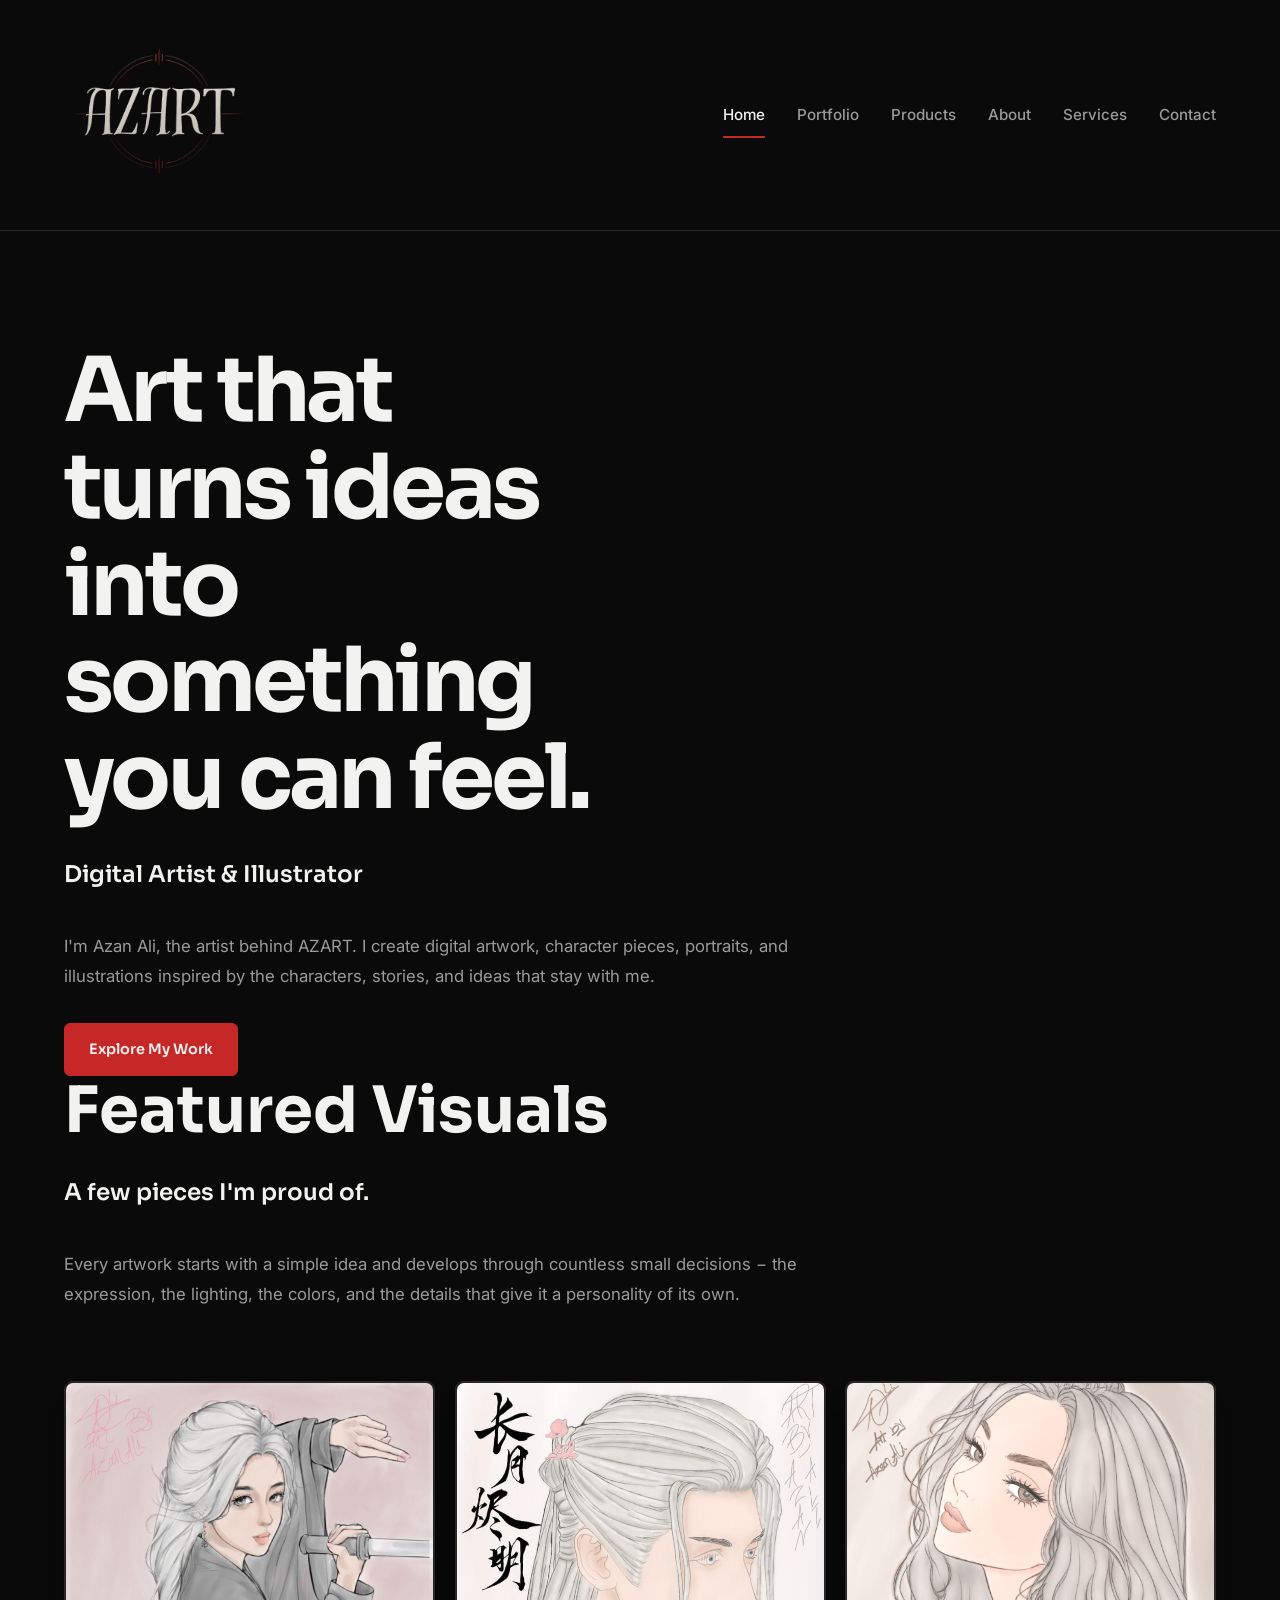
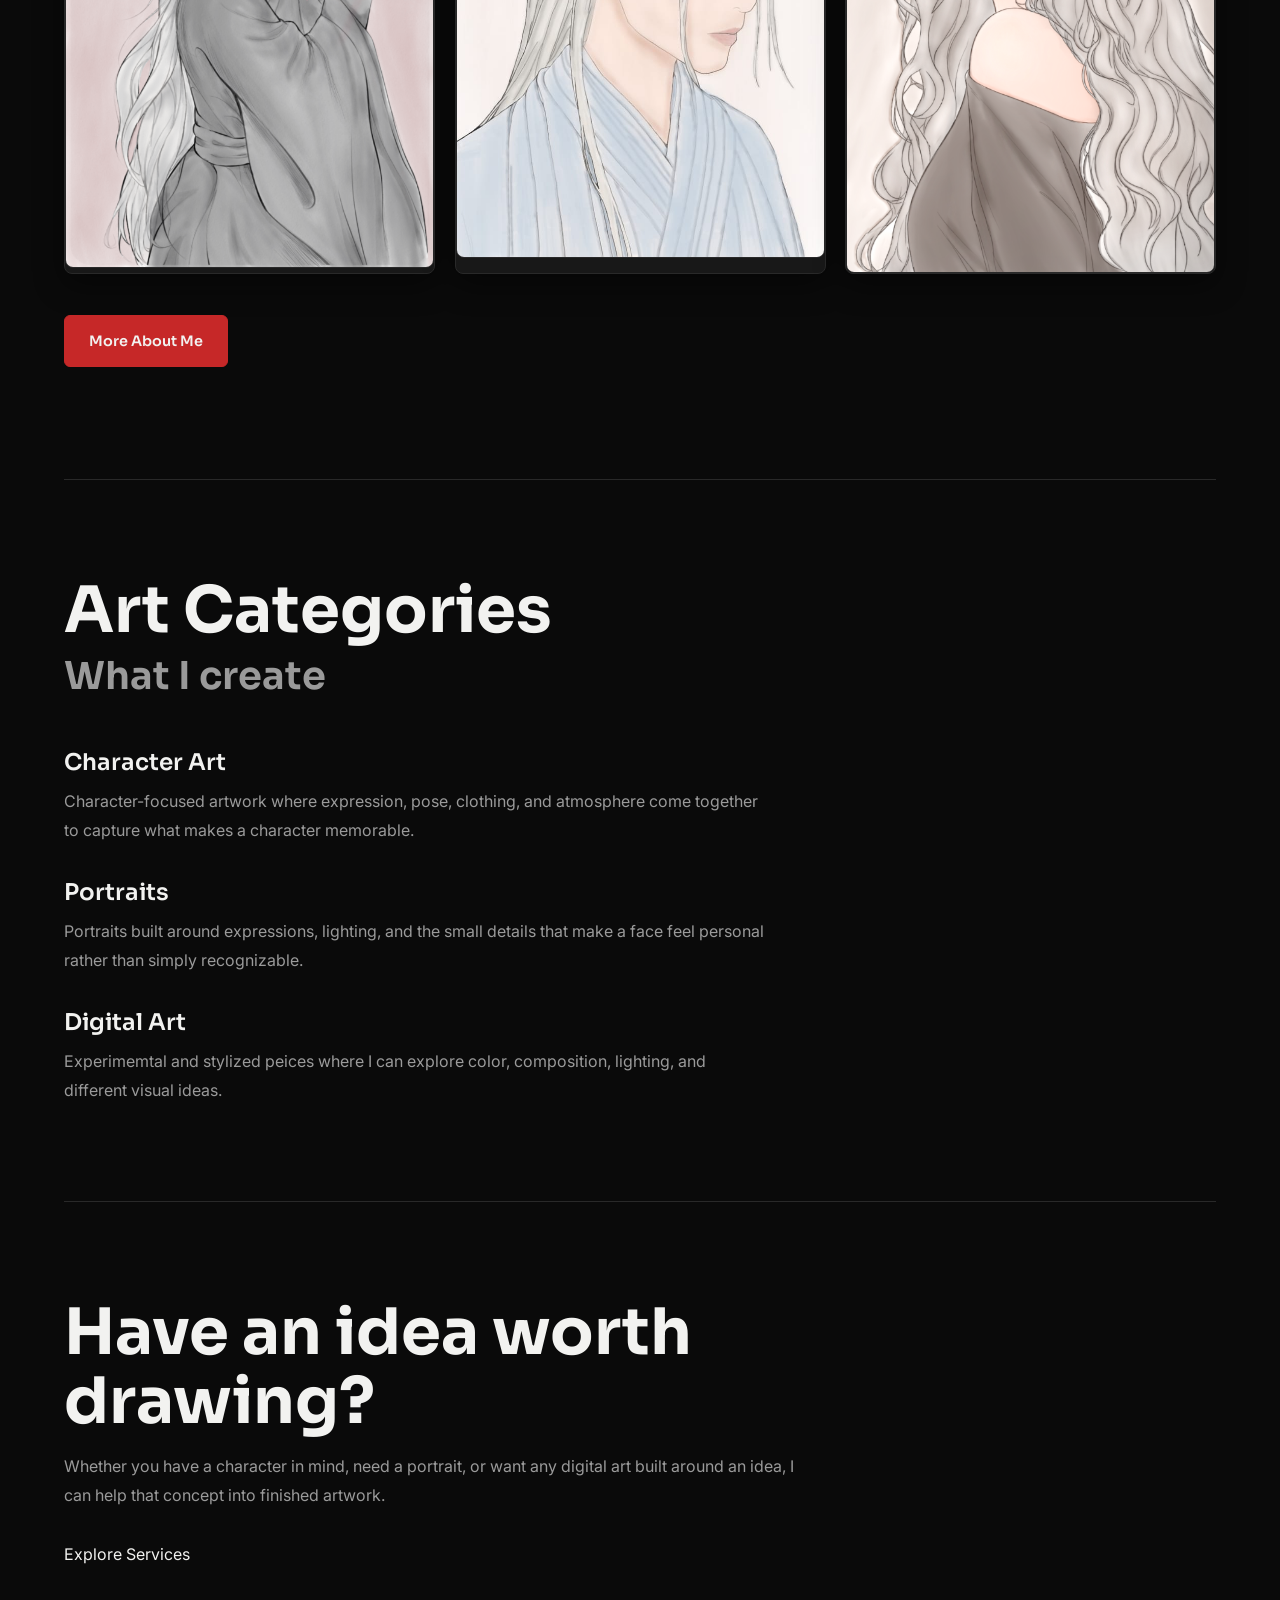
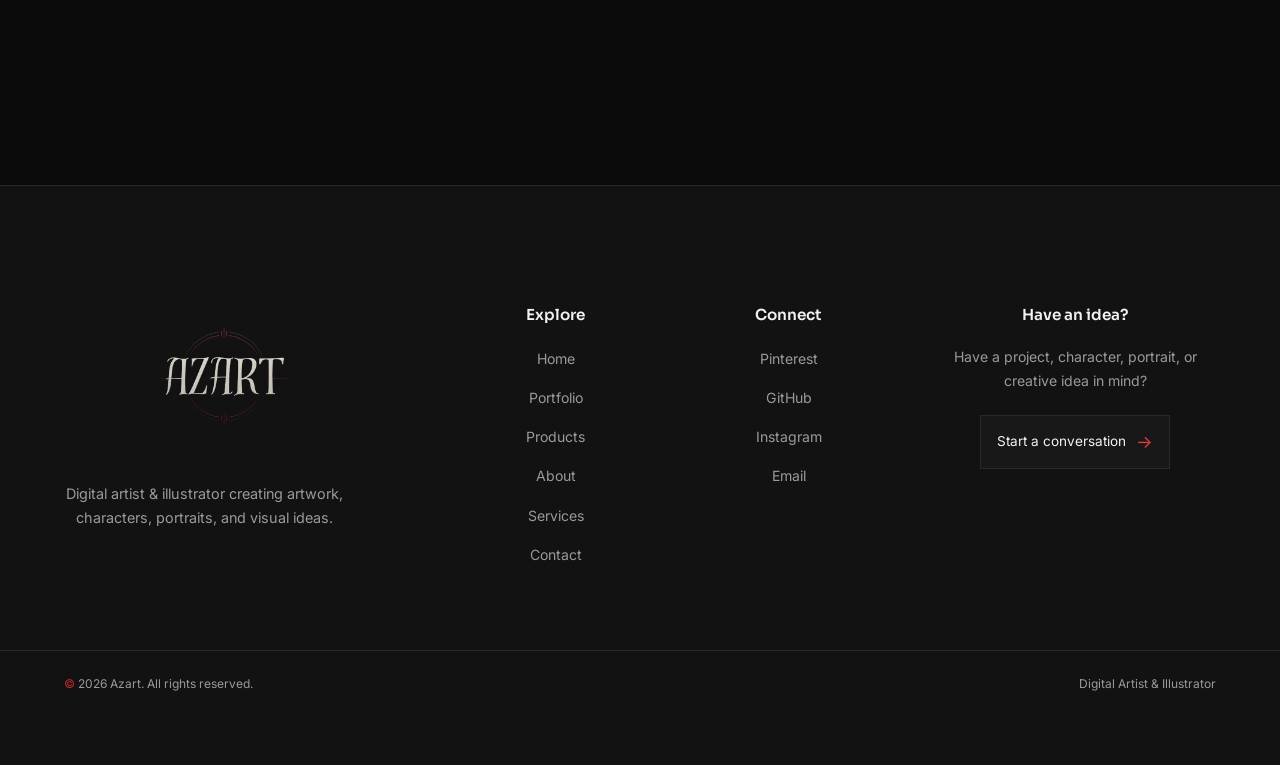
<file: index.html>
<!DOCTYPE html>
<html lang="en">

<head>
    <!-- Google tag (gtag.js) -->
<script async src="https://www.googletagmanager.com/gtag/js?id=G-ZS8HHPDMC3"></script>
<script>
  window.dataLayer = window.dataLayer || [];
  function gtag(){dataLayer.push(arguments);}
  gtag('js', new Date());

  gtag('config', 'G-ZS8HHPDMC3');
</script>

    <meta charset="UTF-8">

    <meta name="viewport" content="width=device-width, initial-scale=1.0">

    <title>Azart | Home</title>

    <meta
        name="description"
        content="AZART — Artist portfolio showcasing artwork, creative projects, and visual expression."
    >

    <meta name="author" content="AZART">
    <meta name="robots" content="index, follow">

    <meta property="og:title" content="AZART — Artist Portfolio">
    <meta property="og:description" content="Explore AZART's artwork, creative projects, and visual work.">
    <meta property="og:type" content="website">
    <meta property="og:image" content="https://azanalisiyal0-sys.github.io/azart-artist-portfolio/assets/images/logo-bg.png">
    <meta property="og:url" content="https://azanalisiyal0-sys.github.io/azart-artist-portfolio/">
    <meta property="og:site_name" content="AZART">




    <!-- CSS -->

    <link rel="stylesheet" href="css/style.css">
    <link rel="stylesheet" href="css/responsive.css">
    <link rel="stylesheet" href="css/animations.css">


    <!-- Favicon -->

    <link rel="icon" type="image/x-icon" href="favicon.ico">

    <link
        rel="icon"
        type="image/png"
        sizes="16x16"
        href="assets/favicon/favicon-16x16.png"
    >

    <link
        rel="icon"
        type="image/png"
        sizes="32x32"
        href="assets/favicon/favicon-32x32.png"
    >

    <link
        rel="apple-touch-icon"
        sizes="180x180"
        href="assets/favicon/apple-touch-icon.png"
    >

    <link
        rel="icon"
        type="image/png"
        sizes="192x192"
        href="assets/favicon/android-chrome-192x192.png"
    >

    <link
        rel="icon"
        type="image/png"
        sizes="512x512"
        href="assets/favicon/android-chrome-512x512.png"
    >

    <link rel="manifest" href="assets/favicon/site.webmanifest">


    <!-- Google Fonts -->

    <link rel="preconnect" href="https://fonts.googleapis.com">

    <link
        rel="preconnect"
        href="https://fonts.gstatic.com"
        crossorigin
    >

    <link
        href="https://fonts.googleapis.com/css2?family=Inter:wght@100..900&family=Sora:wght@100..800&display=swap"
        rel="stylesheet"
    >

    <script type="text/javascript">
    (function(c,l,a,r,i,t,y){
        c[a]=c[a]||function(){(c[a].q=c[a].q||[]).push(arguments)};
        t=l.createElement(r);t.async=1;t.src="https://www.clarity.ms/tag/"+i;
        y=l.getElementsByTagName(r)[0];y.parentNode.insertBefore(t,y);
    })(window, document, "clarity", "script", "yzxhkexpol");
</script>

</head>


<body>


<header>

    <!-- Logo -->

    <div class="logo">

        <a href="index.html">

            <img
                src="assets/images/logo.png"
                alt="Azart"
            >

        </a>

    </div>


    <!-- Desktop Navigation -->

    <nav class="nav">

        <ul>

            <li>
                <a href="index.html">Home</a>
            </li>

            <li>
                <a href="portfolio.html">Portfolio</a>
            </li>

            <li>
                <a href="products.html">Products</a>
            </li>

            <li>
                <a href="about.html">About</a>
            </li>

            <li>
                <a href="services.html">Services</a>
            </li>

            <li>
                <a href="contact.html">Contact</a>
            </li>

        </ul>

    </nav>


    <!-- Mobile Menu Button -->

    <button
        class="mobile-toggle"
        type="button"
        aria-label="Open navigation menu"
        aria-expanded="false"
    >

        <span></span>
        <span></span>
        <span></span>

    </button>


    <!-- Mobile Navigation -->

    <nav class="mobile-menu">

        <ul>

            <li>
                <a href="index.html">Home</a>
            </li>

            <li>
                <a href="portfolio.html">Portfolio</a>
            </li>

            <li>
                <a href="products.html">Products</a>
            </li>

            <li>
                <a href="about.html">About</a>
            </li>

            <li>
                <a href="services.html">Services</a>
            </li>

            <li>
                <a href="contact.html">Contact</a>
            </li>

        </ul>

    </nav>

</header>


<main class="hero container">

    <h1>Art that turns ideas into something you can feel.</h1>

    <h3>Digital Artist & Illustrator</h3>

    <p>
        I'm Azan Ali, the artist behind AZART.
        I create digital artwork, character pieces,
        portraits, and illustrations inspired by
        the characters, stories, and ideas that
        stay with me.
    </p>

    <a href="portfolio.html" class="cta">
        Explore My Work
    </a>


    <h1>Featured Visuals</h1>

    <h3>A few pieces I'm proud of.</h3>

    <p>
        Every artwork starts with a simple idea and develops
        through countless small decisions − the expression,
        the lighting, the colors, and the details that give it
        a personality of its own.
    </p>


    <div class="index-hero-images">
        <!-- Featured artworks can be inserted here later -->
        <div class="card-img-index artwork-card">
            <img src="assets/artworks/white-haired-swordswoman.png" alt="White Haired Swordswoman">
        </div>
        <div class="card-img-index artwork-card">
            <img src="assets/artworks/white-haired-warrior.png" alt="White Haired Warrior">
        </div>
        <div class="card-img-index artwork-card">
            <img src="assets/artworks/miss-molly.png" alt="Miss Molly">
        </div>
    </div>


    <a href="about.html" class="cta">
        More About Me
    </a>

</main>


<div class="categories container">

    <h1>Art Categories</h1>

    <h2>What I create</h2>

    <h3>Character Art</h3>

    <p>
        Character-focused artwork where expression, pose, clothing, and atmosphere
        come together to capture what makes a character memorable.
    </p>

    <h3>Portraits</h3>

    <p>
        Portraits built around expressions, lighting, and the
        small details that make a face feel personal rather than simply
        recognizable.
    </p>

    <h3>Digital Art</h3>

    <p>
        Experimemtal and stylized peices where I can explore color,
        composition, lighting, and different visual ideas.
    </p>

</div>


<div class="services-preview container">

    <h1>Have an idea worth drawing?</h1>

    <p>
        Whether you have a character in mind, need a portrait,
        or want any digital art built around an idea, I can help
        that concept into finished artwork.
    </p>

    <a href="services.html">
        Explore Services
    </a>

</div>


<footer class="site-footer">

    <div class="footer-main container">

        <!-- Brand -->
        <div class="footer-brand">

            <a href="index.html" class="footer-logo">
                <img
                    src="assets/images/logo.png"
                    alt="Azart"
                >
            </a>

            <p>
                Digital artist & illustrator creating artwork,
                characters, portraits, and visual ideas.
            </p>

        </div>


        <!-- Navigation -->
        <div class="footer-column">

            <h3>Explore</h3>

            <ul>
                <li>
                    <a href="index.html">Home</a>
                </li>

                <li>
                    <a href="portfolio.html">Portfolio</a>
                </li>

                <li>
                    <a href="products.html">Products</a>
                </li>

                <li>
                    <a href="about.html">About</a>
                </li>

                <li>
                    <a href="services.html">Services</a>
                </li>

                <li>
                    <a href="contact.html">Contact</a>
                </li>
            </ul>

        </div>


        <!-- Social -->
        <div class="footer-column">

            <h3>Connect</h3>

            <ul class="footer-social-links">

                <li>
                    <a
                        href="https://www.pinterest.com/CaptainK2_08/"
                        target="_blank"
                        rel="noopener noreferrer"
                    >
                        Pinterest
                    </a>
                </li>

                <li>
                    <a
                        href="https://github.com/azanalisiyal0-sys"
                        target="_blank"
                        rel="noopener noreferrer"
                    >
                        GitHub
                    </a>
                </li>

                <li>
                    <a
                        href="https://www.instagram.com/azart.store_official/"
                        target="_blank"
                        rel="noopener noreferrer"
                    >
                        Instagram
                    </a>
                </li>

                <li>
                    <a href="https://mail.google.com/mail/?view=cm&fs=1&to=azanalisiyal0@gmail.com"
                        target="_blank"
                        rel="noopener noreferrer">
                        Email
                    </a>
                </li>

            </ul>

        </div>


        <!-- CTA -->
        <div class="footer-contact">

            <h3>Have an idea?</h3>

            <p>
                Have a project, character, portrait, or
                creative idea in mind?
            </p>

            <a href="contact.html" class="footer-cta">
                Start a conversation
                <span>→</span>
            </a>

        </div>

    </div>


    <!-- Bottom -->
    <div class="footer-bottom">

        <div class="container">

            <p>
                &copy;
                <span data-current-year>2026</span>
                Azart. All rights reserved.
            </p>

            <p>
                Digital Artist & Illustrator
            </p>

        </div>

    </div>

</footer>


<!-- JavaScript -->

<script src="js/main.js"></script>
<script src="js/artworks.js"></script>
<script src="js/portfolio.js"></script>
<script src="js/ui.js"></script>

</body>
</html>
</file>
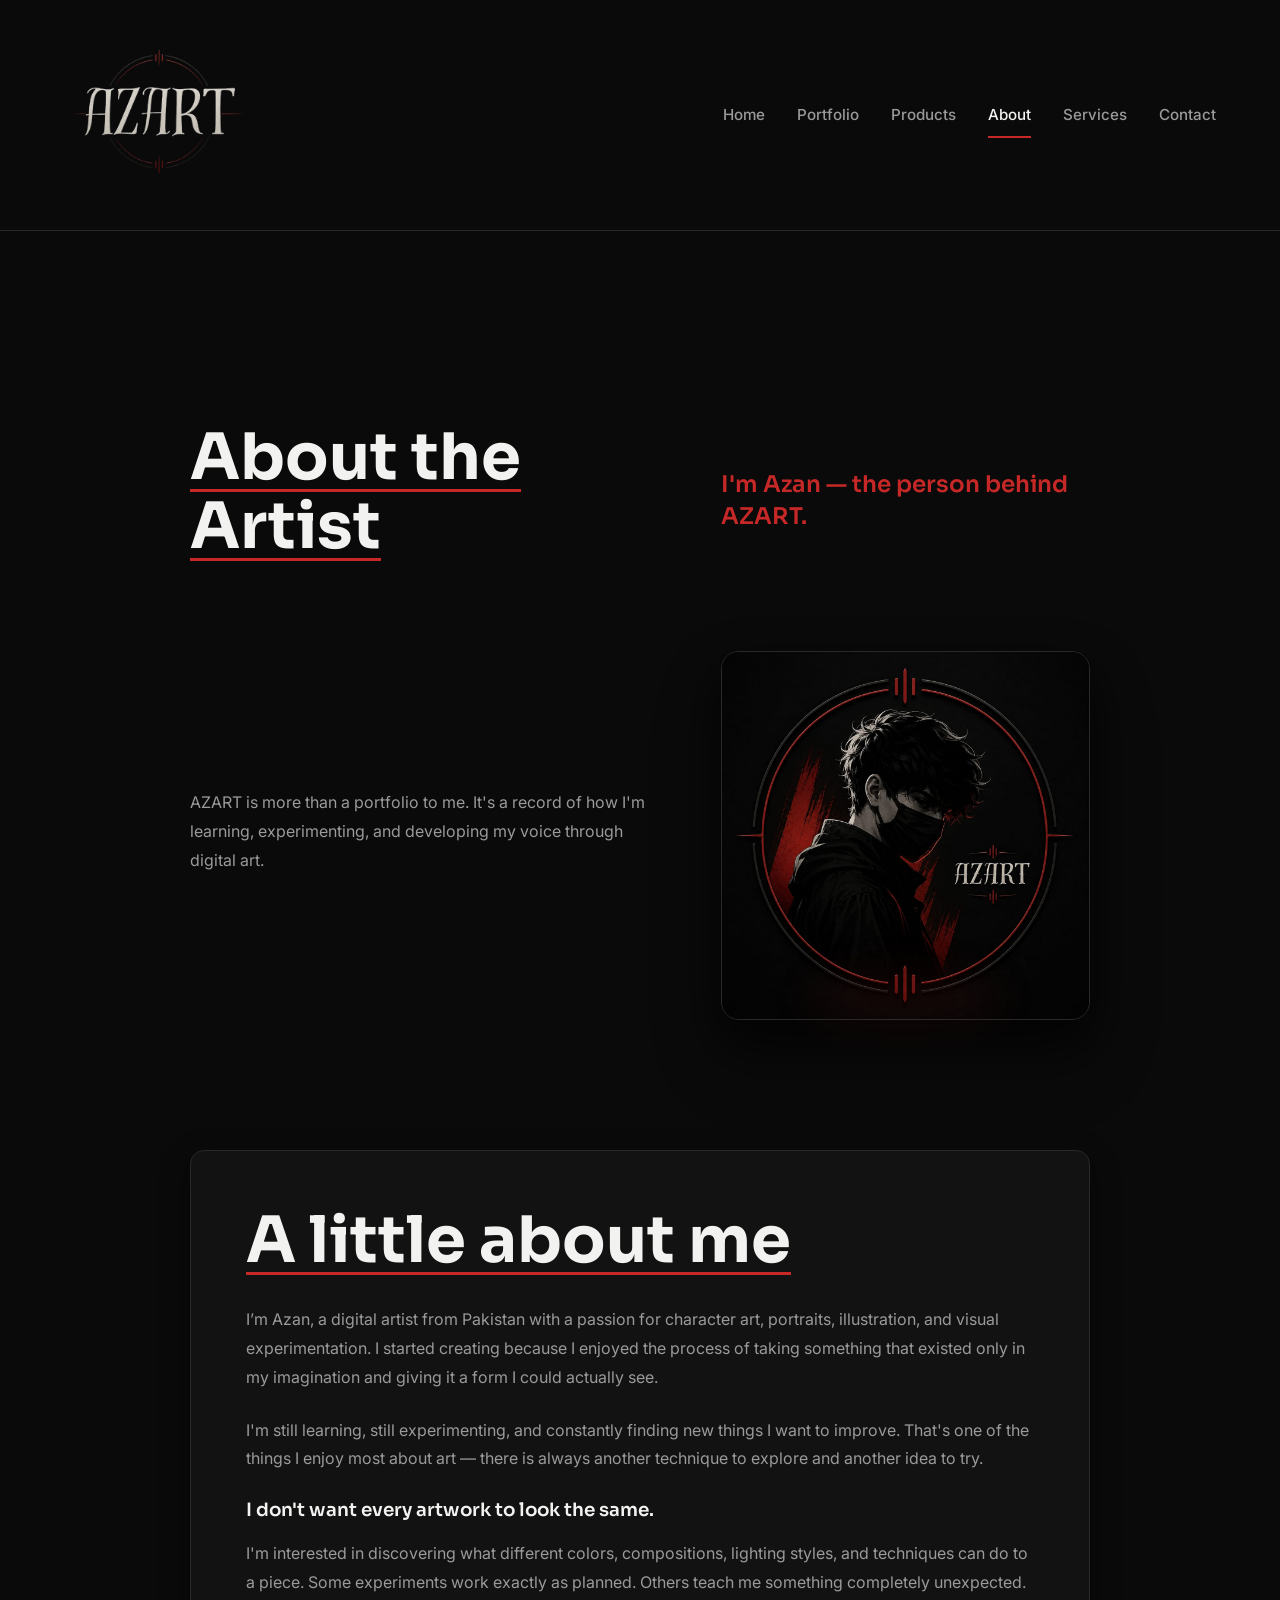
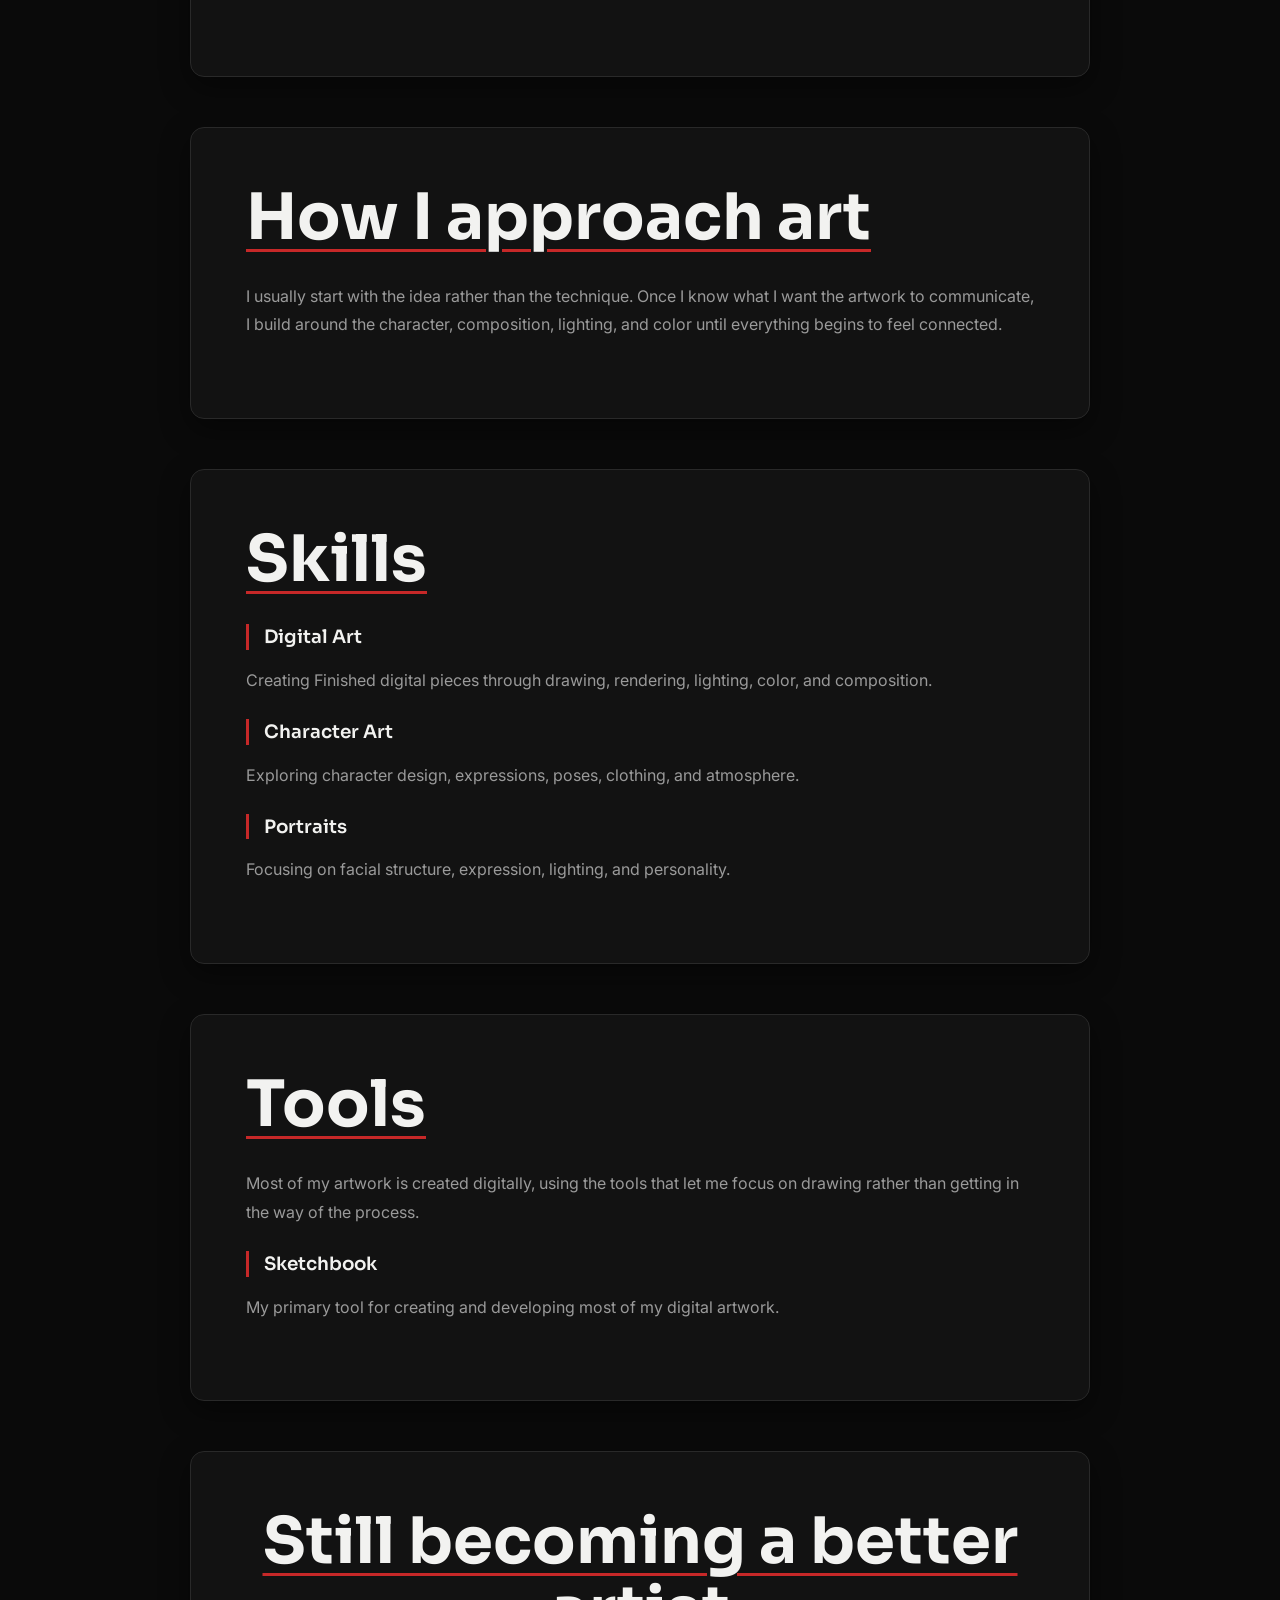
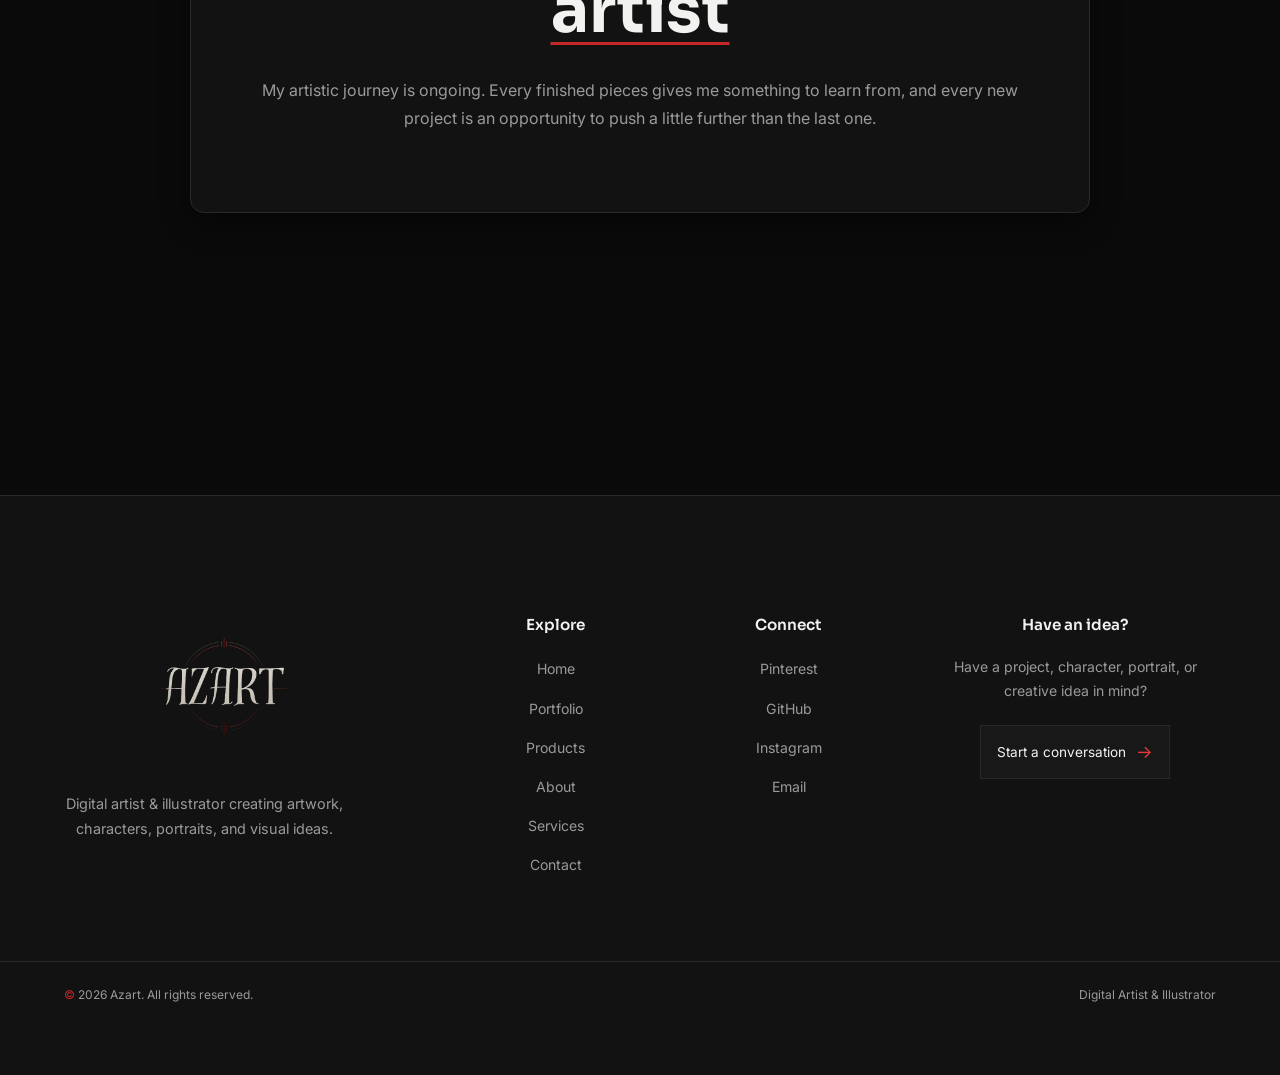
<file: about.html>
<!DOCTYPE html>
<html lang="en">

<head>

    
    <!-- Google tag (gtag.js) -->
<script async src="https://www.googletagmanager.com/gtag/js?id=G-ZS8HHPDMC3"></script>
<script>
  window.dataLayer = window.dataLayer || [];
  function gtag(){dataLayer.push(arguments);}
  gtag('js', new Date());

  gtag('config', 'G-ZS8HHPDMC3');
</script>
    
    <meta charset="UTF-8">
    <meta name="viewport" content="width=device-width, initial-scale=1.0">

    <title>Azart | About</title>

    <meta name="description"
        content="AZART — Artist portfolio showcasing artwork, creative projects, and visual expression.">
    <meta name="author" content="AZART">
    <meta name="robots" content="index, follow">

    <meta property="og:title" content="AZART — Artist Portfolio">
    <meta property="og:description"
        content="Explore AZART's artwork, creative projects, and visual work.">
    <meta property="og:type" content="website">
    <meta property="og:image" content="https://azanalisiyal0-sys.github.io/azart-artist-portfolio/assets/images/logo-bg.png">
    <meta property="og:url" content="https://azanalisiyal0-sys.github.io/azart-artist-portfolio/about.html">
    <meta property="og:site_name" content="AZART">

    <!-- Styles -->
    <link rel="stylesheet" href="css/style.css">
    <link rel="stylesheet" href="css/responsive.css">
    <link rel="stylesheet" href="css/animations.css">

    <!-- Favicon -->
    <link rel="icon" type="image/x-icon" href="favicon.ico">

    <link rel="icon" type="image/png" sizes="16x16"
        href="assets/favicon/favicon-16x16.png">

    <link rel="icon" type="image/png" sizes="32x32"
        href="assets/favicon/favicon-32x32.png">

    <!-- Apple / iOS -->
    <link rel="apple-touch-icon" sizes="180x180"
        href="assets/favicon/apple-touch-icon.png">

    <!-- Android -->
    <link rel="icon" type="image/png" sizes="192x192"
        href="assets/favicon/android-chrome-192x192.png">

    <link rel="icon" type="image/png" sizes="512x512"
        href="assets/favicon/android-chrome-512x512.png">

    <!-- Web App Manifest -->
    <link rel="manifest" href="assets/favicon/site.webmanifest">

    <!-- Google Fonts -->
    <link rel="preconnect" href="https://fonts.googleapis.com">
    <link rel="preconnect" href="https://fonts.gstatic.com" crossorigin>

    <link
        href="https://fonts.googleapis.com/css2?family=Inter:wght@100..900&family=Sora:wght@100..800&display=swap"
        rel="stylesheet">

    <script type="text/javascript">
    (function(c,l,a,r,i,t,y){
        c[a]=c[a]||function(){(c[a].q=c[a].q||[]).push(arguments)};
        t=l.createElement(r);t.async=1;t.src="https://www.clarity.ms/tag/"+i;
        y=l.getElementsByTagName(r)[0];y.parentNode.insertBefore(t,y);
    })(window, document, "clarity", "script", "yzxhkexpol");
</script>

</head>

<body>

    <header>

    <!-- Logo -->

    <div class="logo">

        <a href="index.html">

            <img
                src="assets/images/logo.png"
                alt="Azart"
            >

        </a>

    </div>


    <!-- Desktop Navigation -->

    <nav class="nav">

        <ul>

            <li>
                <a href="index.html">Home</a>
            </li>

            <li>
                <a href="portfolio.html">Portfolio</a>
            </li>

            <li>
                <a href="products.html">Products</a>
            </li>

            <li>
                <a href="about.html">About</a>
            </li>

            <li>
                <a href="services.html">Services</a>
            </li>

            <li>
                <a href="contact.html">Contact</a>
            </li>

        </ul>

    </nav>


    <!-- Mobile Menu Button -->

    <button
        class="mobile-toggle"
        type="button"
        aria-label="Open navigation menu"
        aria-expanded="false"
    >

        <span></span>
        <span></span>
        <span></span>

    </button>


    <!-- Mobile Navigation -->

    <nav class="mobile-menu">

        <ul>

            <li>
                <a href="index.html">Home</a>
            </li>

            <li>
                <a href="portfolio.html">Portfolio</a>
            </li>

            <li>
                <a href="products.html">Products</a>
            </li>

            <li>
                <a href="about.html">About</a>
            </li>

            <li>
                <a href="services.html">Services</a>
            </li>

            <li>
                <a href="contact.html">Contact</a>
            </li>

        </ul>

    </nav>

    </header>


    <main>
        <article class="about-the-artist">
            <h1>About the Artist</h1>

            <h3>I'm Azan — the person behind AZART.</h3>

            <p>
                AZART is more than a portfolio to me.
                It's a record of how I'm learning,
                experimenting, and developing my voice
                through digital art.
            </p>
            <aside class="av-img-container avatar-container">
                <img src="assets/images/avatar.png" alt="Avatar">
            </aside>
        </article>

        <article class="more-about-me">
            <h1>A little about me</h1>

            <p>
                I’m Azan, a digital artist from Pakistan
                with a passion for character art, portraits,
                illustration, and visual experimentation.
                I started creating because I enjoyed the
                process of taking something that existed
                only in my imagination and giving it a form
                I could actually see.
            </p>

            <p>
                I'm still learning, still experimenting,
                and constantly finding new things I want
                to improve. That's one of the things I enjoy
                most about art — there is always another
                technique to explore and another idea to try.
            </p>

            <h3>I don't want every artwork to look the same.</h3>

            <p>
                I'm interested in discovering what different colors,
                compositions, lighting styles, and techniques can do
                to a piece. Some experiments work exactly as planned.
                Others teach me something completely unexpected.
            </p>
        </article>

        <article class="how-i-approach">
            <h1>How I approach art</h1>

            <p>
                I usually start with the idea rather than the technique.
                Once I know what I want the artwork to communicate,
                I build around the character, composition, lighting, and
                color until everything begins to feel connected.
            </p>
        </article>

        <article class="skills">
            <h1>Skills</h1>
            <h3>Digital Art</h3>
            <p>
                Creating Finished digital pieces through 
                drawing, rendering, lighting, color, and
                composition.
            </p>

            <h3>Character Art</h3>
            <p>
                Exploring character design, expressions, poses,
                clothing, and atmosphere.
            </p>

            <h3>Portraits</h3>
            <p>
                Focusing on facial structure, expression, lighting,
                and personality.
            </p>
        </article>

        <article class="tools">
            <h1>Tools</h1>
            <p>
                Most of my artwork is created digitally, using the tools
                that let me focus on drawing rather than getting in the 
                way of the process.
            </p>

            <h3>Sketchbook</h3>
            <p>
                My primary tool for 
                creating and developing 
                most of my digital artwork.
            </p>
        </article>

        <article class="promise-to-become-better">
            <h1>Still becoming a better artist</h1>
            <p>
                My artistic journey is ongoing. Every finished 
                pieces gives me something to learn from, and every
                new project is an opportunity to push a little further
                than the last one.
            </p>
        </article>

    </main>

    <footer class="site-footer">

    <div class="footer-main container">

        <!-- Brand -->
        <div class="footer-brand">

            <a href="index.html" class="footer-logo">
                <img
                    src="assets/images/logo.png"
                    alt="Azart"
                >
            </a>

            <p>
                Digital artist & illustrator creating artwork,
                characters, portraits, and visual ideas.
            </p>

        </div>


        <!-- Navigation -->
        <div class="footer-column">

            <h3>Explore</h3>

            <ul>
                <li>
                    <a href="index.html">Home</a>
                </li>

                <li>
                    <a href="portfolio.html">Portfolio</a>
                </li>

                <li>
                    <a href="products.html">Products</a>
                </li>

                <li>
                    <a href="about.html">About</a>
                </li>

                <li>
                    <a href="services.html">Services</a>
                </li>

                <li>
                    <a href="contact.html">Contact</a>
                </li>
            </ul>

        </div>


        <!-- Social -->
        <div class="footer-column">

            <h3>Connect</h3>

            <ul class="footer-social-links">

                <li>
                    <a
                        href="https://www.pinterest.com/CaptainK2_08/"
                        target="_blank"
                        rel="noopener noreferrer"
                    >
                        Pinterest
                    </a>
                </li>

                <li>
                    <a
                        href="https://github.com/azanalisiyal0-sys"
                        target="_blank"
                        rel="noopener noreferrer"
                    >
                        GitHub
                    </a>
                </li>

                <li>
                    <a
                        href="https://www.instagram.com/azart.store_official/"
                        target="_blank"
                        rel="noopener noreferrer"
                    >
                        Instagram
                    </a>
                </li>

                <li>
                    <a href="https://mail.google.com/mail/?view=cm&fs=1&to=azanalisiyal0@gmail.com"
                        target="_blank"
                        rel="noopener noreferrer">
                        Email
                    </a>
                </li>

            </ul>

        </div>


        <!-- CTA -->
        <div class="footer-contact">

            <h3>Have an idea?</h3>

            <p>
                Have a project, character, portrait, or
                creative idea in mind?
            </p>

            <a href="contact.html" class="footer-cta">
                Start a conversation
                <span>→</span>
            </a>

        </div>

    </div>


    <!-- Bottom -->
    <div class="footer-bottom">

        <div class="container">

            <p>
                &copy;
                <span data-current-year>2026</span>
                Azart. All rights reserved.
            </p>

            <p>
                Digital Artist & Illustrator
            </p>

        </div>

    </div>

</footer>


    <script src="js/main.js"></script>
    <script src="js/artworks.js"></script>
    <script src="js/portfolio.js"></script>
    <script src="js/ui.js"></script>

</body>
</html>
</file>
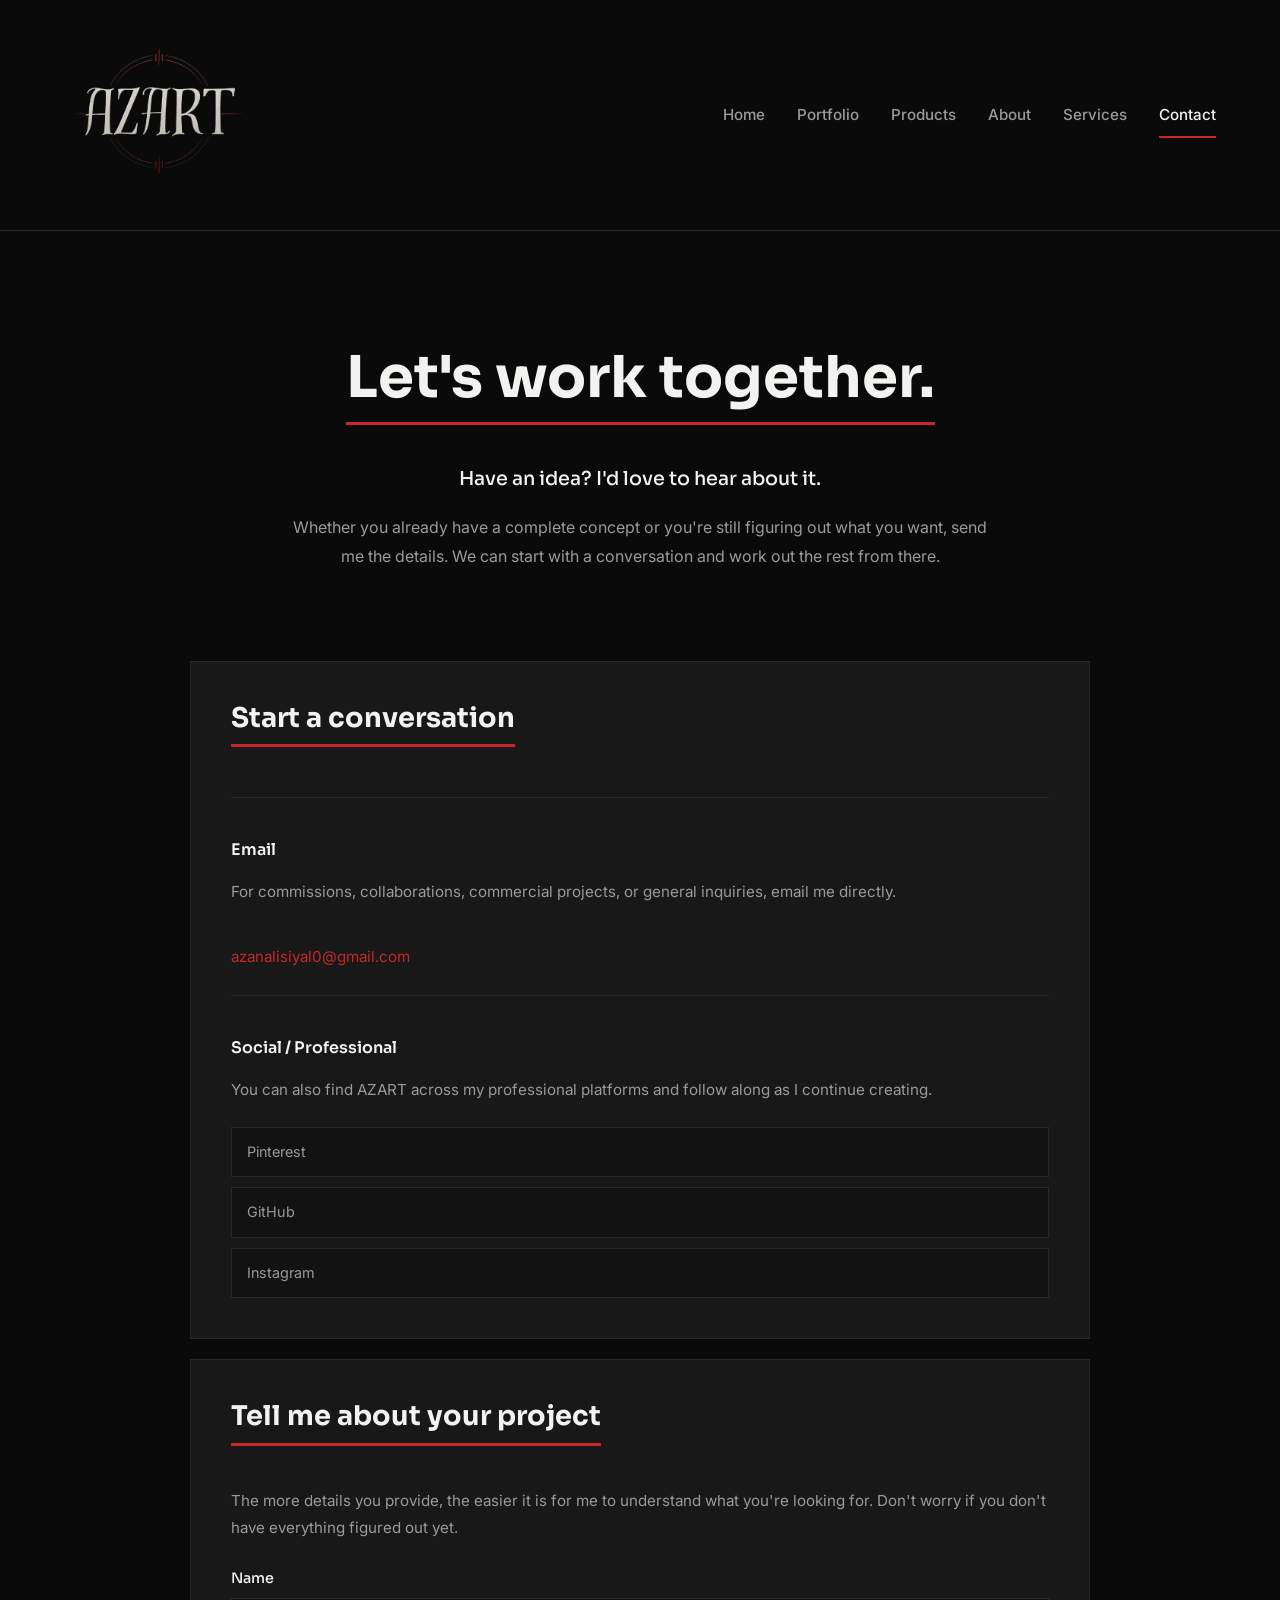
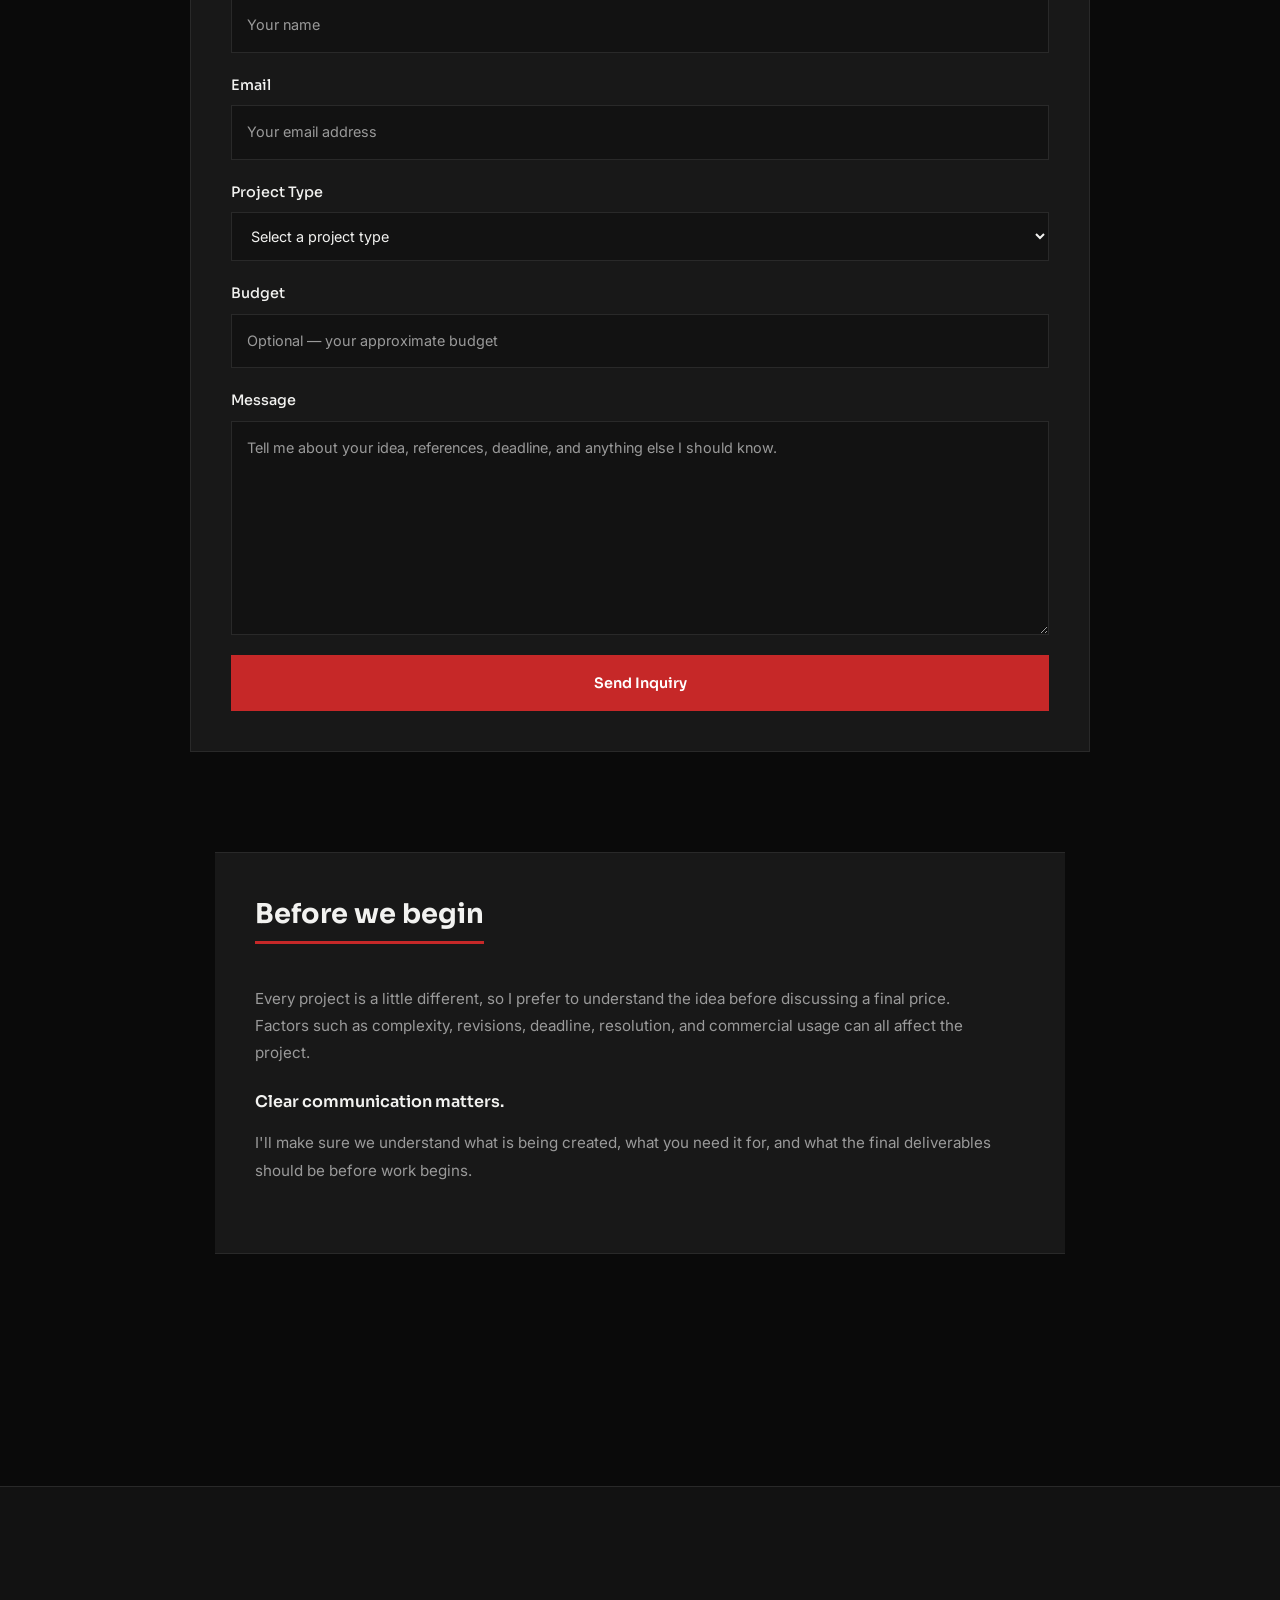
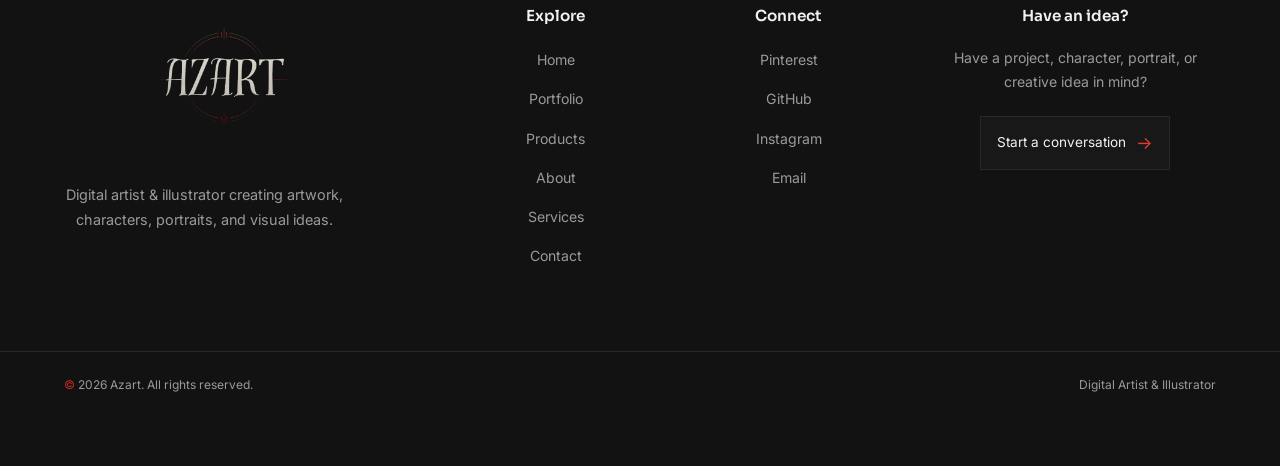
<file: contact.html>
<!DOCTYPE html>
<html lang="en">
<head>
    <!-- Google tag (gtag.js) -->
<script async src="https://www.googletagmanager.com/gtag/js?id=G-ZS8HHPDMC3"></script>
<script>
  window.dataLayer = window.dataLayer || [];
  function gtag(){dataLayer.push(arguments);}
  gtag('js', new Date());

  gtag('config', 'G-ZS8HHPDMC3');
</script>
    <meta charset="UTF-8">
    <meta name="viewport" content="width=device-width, initial-scale=1.0">
    <title>Azart | Contact</title>

    <meta name="description" content="AZART — Artist portfolio showcasing artwork, creative projects, and visual expression.">
    <meta name="author" content="AZART">
    <meta name="robots" content="index, follow">

    <meta property="og:title" content="AZART — Artist Portfolio">
    <meta property="og:description" content="Explore AZART's artwork, creative projects, and visual work.">
    <meta property="og:type" content="website">
    <meta property="og:image" content="https://azanalisiyal0-sys.github.io/azart-artist-portfolio/assets/images/logo-bg.png">
    <meta property="og:url" content="https://azanalisiyal0-sys.github.io/azart-artist-portfolio/contact.html">
    <meta property="og:site_name" content="AZART">


    <link rel="stylesheet" href="css/style.css">
    <link rel="stylesheet" href="css/responsive.css">
    <!-- <link rel="stylesheet" href="css/animations.css"> -->

    <!-- Favicon -->
    <link rel="icon" type="image/x-icon" href="favicon.ico">

    <!-- PNG Favicons -->
    <link rel="icon" type="image/png" sizes="16x16" href="assets/favicon/favicon-16x16.png">
    <link rel="icon" type="image/png" sizes="32x32" href="assets/favicon/favicon-32x32.png">

    <!-- Apple / iOS -->
    <link rel="apple-touch-icon" sizes="180x180" href="assets/favicon/apple-touch-icon.png">

    <!-- Android -->
    <link rel="icon" type="image/png" sizes="192x192" href="assets/favicon/android-chrome-192x192.png">
    <link rel="icon" type="image/png" sizes="512x512" href="assets/favicon/android-chrome-512x512.png">

    <!-- Web App Manifest -->
    <link rel="manifest" href="assets/favicon/site.webmanifest">

    <link rel="preconnect" href="https://fonts.googleapis.com">
    <link rel="preconnect" href="https://fonts.gstatic.com" crossorigin>
    <link href="https://fonts.googleapis.com/css2?family=Inter:wght@100..900&family=Sora:wght@100..800&display=swap" rel="stylesheet">

    <script type="text/javascript">
    (function(c,l,a,r,i,t,y){
        c[a]=c[a]||function(){(c[a].q=c[a].q||[]).push(arguments)};
        t=l.createElement(r);t.async=1;t.src="https://www.clarity.ms/tag/"+i;
        y=l.getElementsByTagName(r)[0];y.parentNode.insertBefore(t,y);
    })(window, document, "clarity", "script", "yzxhkexpol");
</script>
</head>
<body>

    <header>

        <!-- Logo -->
        <div class="logo">
            <a href="index.html">
                <img
                    src="assets/images/logo.png"
                    alt="Azart"
                >
            </a>
        </div>


        <!-- Desktop Navigation -->
        <nav class="nav">
            <ul>
                <li>
                    <a href="index.html">Home</a>
                </li>

                <li>
                    <a href="portfolio.html">Portfolio</a>
                </li>

                <li>
                    <a href="products.html">Products</a>
                </li>

                <li>
                    <a href="about.html">About</a>
                </li>

                <li>
                    <a href="services.html">Services</a>
                </li>

                <li>
                    <a href="contact.html">Contact</a>
                </li>
            </ul>
        </nav>


        <!-- Mobile Menu Button -->
        <button
            class="mobile-toggle"
            type="button"
            aria-label="Open navigation menu"
            aria-expanded="false"
        >
            <span></span>
            <span></span>
            <span></span>
        </button>


        <!-- Mobile Navigation -->
        <nav class="mobile-menu">

            <ul>
                <li>
                    <a href="index.html">Home</a>
                </li>

                <li>
                    <a href="portfolio.html">Portfolio</a>
                </li>

                <li>
                    <a href="products.html">Products</a>
                </li>

                <li>
                    <a href="about.html">About</a>
                </li>

                <li>
                    <a href="services.html">Services</a>
                </li>

                <li>
                    <a href="contact.html">Contact</a>
                </li>
            </ul>

        </nav>

    </header>


    <main class="contact-page container">


        <!-- ========================================
             CONTACT HERO
        ========================================= -->

        <section class="contact-hero">

            <h1>Let's work together.</h1>

            <h3>
                Have an idea? I'd love to hear about it.
            </h3>

            <p>
                Whether you already have a complete concept or you're
                still figuring out what you want, send me the details.
                We can start with a conversation and work out the rest
                from there.
            </p>

        </section>


        <!-- ========================================
             CONTACT CONTENT
        ========================================= -->

        <section class="contact-main">


            <!-- ====================================
                 CONTACT INFORMATION
            ====================================== -->

            <article class="contact-information">

                <h1>Start a conversation</h1>


                <div class="contact-detail">

                    <h3>Email</h3>

                    <p>
                        For commissions, collaborations, commercial
                        projects, or general inquiries, email me directly.
                    </p>

                    <a
                        href="mailto:azanalisiyal0@gmail.com"
                        class="contact-email-link"
                    >
                        azanalisiyal0@gmail.com
                    </a>

                </div>


                <div class="contact-detail">

                    <h3>Social / Professional</h3>

                    <p>
                        You can also find AZART across my professional
                        platforms and follow along as I continue creating.
                    </p>


                    <div class="contact-social-links">

                        <a
                            href="https://www.pinterest.com/CaptainK2_08/"
                            target="_blank"
                            rel="noopener noreferrer"
                        >
                            Pinterest
                        </a>

                        <a
                            href="https://github.com/azanalisiyal0-sys"
                            target="_blank"
                            rel="noopener noreferrer"
                        >
                            GitHub
                        </a>

                        <a
                            href="https://www.instagram.com/aliii_siyal/"
                            target="_blank"
                            rel="noopener noreferrer"
                        >
                            Instagram
                        </a>

                    </div>

                </div>

            </article>


            <!-- ====================================
                 CONTACT FORM
            ====================================== -->

            <article class="contact-form-section">

                <h1>Tell me about your project</h1>

                <p>
                    The more details you provide, the easier it is for me
                    to understand what you're looking for. Don't worry if
                    you don't have everything figured out yet.
                </p>


                <form
                    class="contact-form"
                    action="https://formspree.io/f/xzebprnw"
                    method="POST"
                >


                    <!-- Name -->

                    <div class="form-group">

                        <label for="name">
                            Name
                        </label>

                        <input
                            type="text"
                            id="name"
                            name="name"
                            placeholder="Your name"
                            required
                        >

                    </div>


                    <!-- Email -->

                    <div class="form-group">

                        <label for="email">
                            Email
                        </label>

                        <input
                            type="email"
                            id="email"
                            name="email"
                            placeholder="Your email address"
                            required
                        >

                    </div>


                    <!-- Project Type -->

                    <div class="form-group">

                        <label for="project-type">
                            Project Type
                        </label>

                        <select
                            id="project-type"
                            name="project-type"
                            required
                        >

                            <option value="" selected disabled>
                                Select a project type
                            </option>

                            <option value="character-art">
                                Character Art
                            </option>

                            <option value="portrait">
                                Portrait
                            </option>

                            <option value="digital-art">
                                Digital Art
                            </option>

                            <option value="illustration">
                                Illustration
                            </option>

                            <option value="commercial">
                                Commercial Project
                            </option>

                            <option value="collaboration">
                                Collaboration
                            </option>

                            <option value="other">
                                Other
                            </option>

                        </select>

                    </div>


                    <!-- Budget -->

                    <div class="form-group">

                        <label for="budget">
                            Budget
                        </label>

                        <input
                            type="text"
                            id="budget"
                            name="budget"
                            placeholder="Optional — your approximate budget"
                        >

                    </div>


                    <!-- Message -->

                    <div class="form-group">

                        <label for="message">
                            Message
                        </label>

                        <textarea
                            id="message"
                            name="message"
                            rows="8"
                            placeholder="Tell me about your idea, references, deadline, and anything else I should know."
                            required
                        ></textarea>

                    </div>


                    <!-- Submit -->

                    <button
                        type="submit"
                        class="contact-submit"
                    >
                        Send Inquiry
                    </button>


                    <!-- Success Message -->

                    <div class="contact-success" id="contact-success">
                        <h3>Inquiry Sent Successfully</h3>
                        <p>
                            Thank you for reaching out. Your message has been received.
                            I'll get back to you as soon as possible.
                        </p>
                    </div>

                </form>

            </article>

        </section>


        <!-- ========================================
             BUSINESS / COMMISSION INFORMATION
        ========================================= -->

        <section class="commission-information">

            <h1>Before we begin</h1>

            <p>
                Every project is a little different, so I prefer to
                understand the idea before discussing a final price.
                Factors such as complexity, revisions, deadline,
                resolution, and commercial usage can all affect
                the project.
            </p>


            <h3>Clear communication matters.</h3>

            <p>
                I'll make sure we understand what is being created,
                what you need it for, and what the final deliverables
                should be before work begins.
            </p>

        </section>

    </main>


    <!-- ========================================
         FOOTER
    ========================================= -->

    <footer class="site-footer">

    <div class="footer-main container">

        <!-- Brand -->
        <div class="footer-brand">

            <a href="index.html" class="footer-logo">
                <img
                    src="assets/images/logo.png"
                    alt="Azart"
                >
            </a>

            <p>
                Digital artist & illustrator creating artwork,
                characters, portraits, and visual ideas.
            </p>

        </div>


        <!-- Navigation -->
        <div class="footer-column">

            <h3>Explore</h3>

            <ul>
                <li>
                    <a href="index.html">Home</a>
                </li>

                <li>
                    <a href="portfolio.html">Portfolio</a>
                </li>

                <li>
                    <a href="products.html">Products</a>
                </li>

                <li>
                    <a href="about.html">About</a>
                </li>

                <li>
                    <a href="services.html">Services</a>
                </li>

                <li>
                    <a href="contact.html">Contact</a>
                </li>
            </ul>

        </div>


        <!-- Social -->
        <div class="footer-column">

            <h3>Connect</h3>

            <ul class="footer-social-links">

                <li>
                    <a
                        href="https://www.pinterest.com/CaptainK2_08/"
                        target="_blank"
                        rel="noopener noreferrer"
                    >
                        Pinterest
                    </a>
                </li>

                <li>
                    <a
                        href="https://github.com/azanalisiyal0-sys"
                        target="_blank"
                        rel="noopener noreferrer"
                    >
                        GitHub
                    </a>
                </li>

                <li>
                    <a
                        href="https://www.instagram.com/azart.store_official/"
                        target="_blank"
                        rel="noopener noreferrer"
                    >
                        Instagram
                    </a>
                </li>

                <li>
                    <a href="https://mail.google.com/mail/?view=cm&fs=1&to=azanalisiyal0@gmail.com"
                        target="_blank"
                        rel="noopener noreferrer">
                        Email
                    </a>
                </li>

            </ul>

        </div>


        <!-- CTA -->
        <div class="footer-contact">

            <h3>Have an idea?</h3>

            <p>
                Have a project, character, portrait, or
                creative idea in mind?
            </p>

            <a href="contact.html" class="footer-cta">
                Start a conversation
                <span>→</span>
            </a>

        </div>

    </div>


    <!-- Bottom -->
    <div class="footer-bottom">

        <div class="container">

            <p>
                &copy;
                <span data-current-year>2026</span>
                Azart. All rights reserved.
            </p>

            <p>
                Digital Artist & Illustrator
            </p>

        </div>

    </div>

</footer>


    <!-- JavaScript -->

    <script src="js/main.js"></script>
    <script src="js/artworks.js"></script>
    <script src="js/portfolio.js"></script>
    <script src="js/ui.js"></script>
    <script>
        
    const contactForm = document.querySelector(".contact-form");
    const contactSuccess = document.querySelector("#contact-success");
    const submitButton = document.querySelector(".contact-submit");

    contactForm.addEventListener("submit", async function (event) {
        event.preventDefault();

        const originalText = submitButton.textContent;

        submitButton.disabled = true;
        submitButton.textContent = "Sending...";

        const formData = new FormData(contactForm);

        try {
            const response = await fetch(contactForm.action, {
                method: "POST",
                body: formData,
                headers: {
                    "Accept": "application/json"
                }
            });

            if (response.ok) {
                contactForm.reset();

                contactSuccess.style.display = "block";

                submitButton.textContent = "Sent ✓";

                setTimeout(() => {
                    submitButton.disabled = false;
                    submitButton.textContent = originalText;
                }, 3000);

            } else {
                throw new Error("Form submission failed");
            }

        } catch (error) {
            submitButton.disabled = false;
            submitButton.textContent = originalText;

            alert("Something went wrong. Please try again.");
        }
    });
    </script>
    

</body>
</html>
</file>
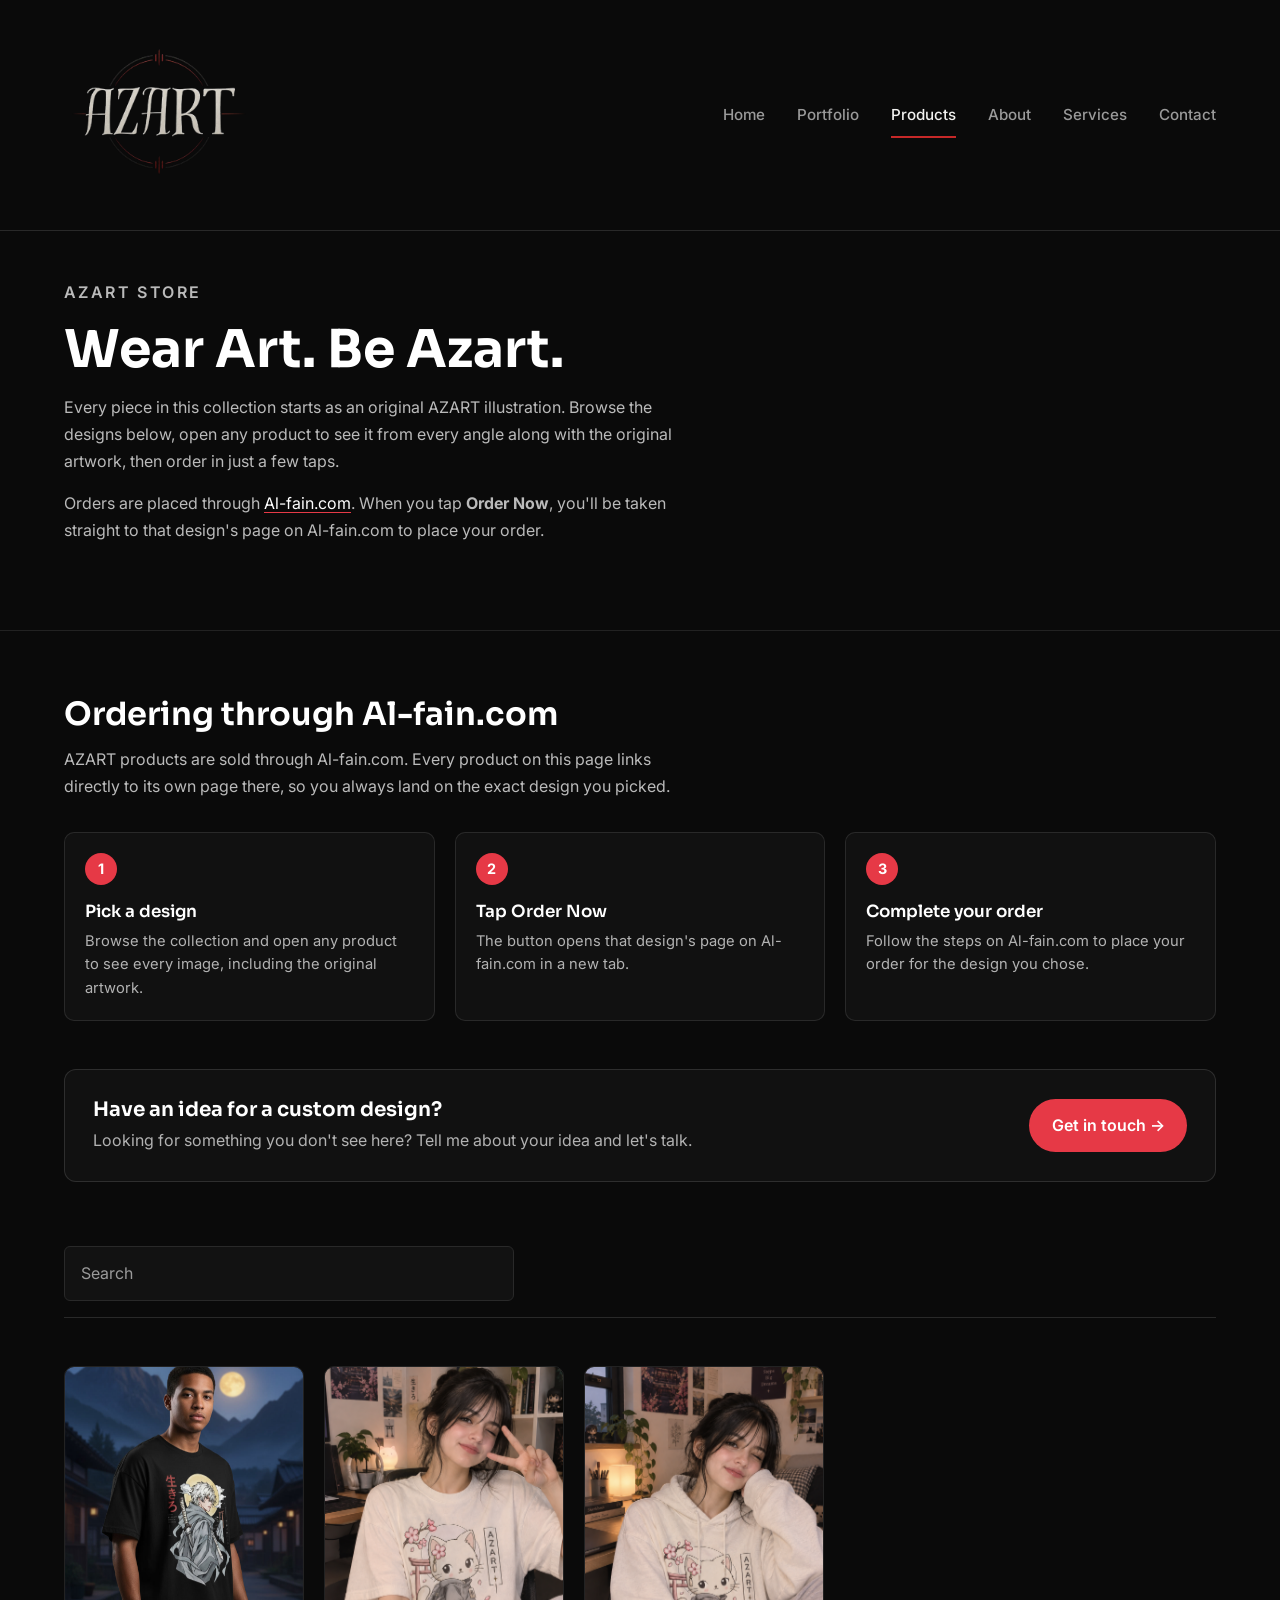
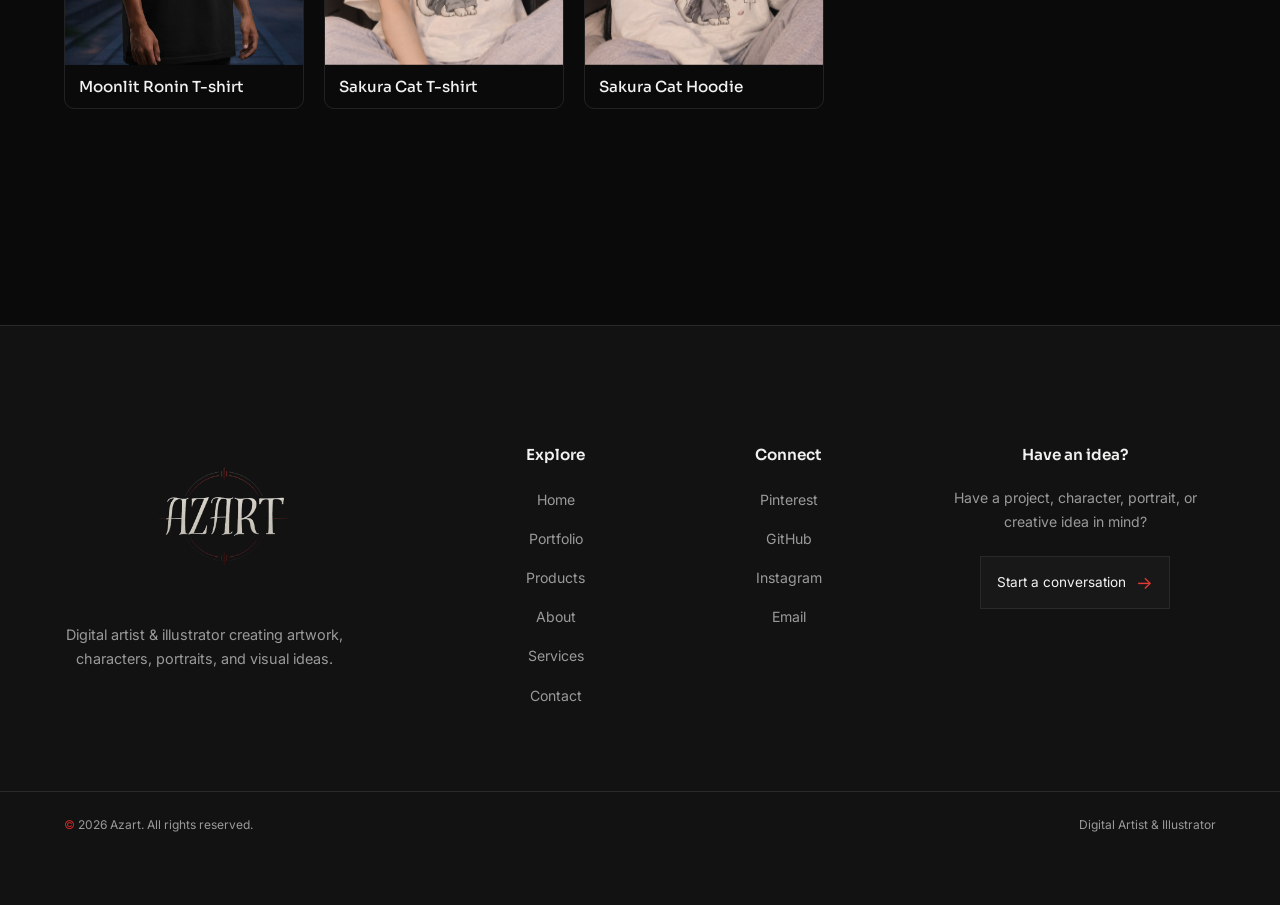
<file: products.html>
<!DOCTYPE html>
<html lang="en">

<head>

    <meta charset="UTF-8">

    <meta name="viewport" content="width=device-width, initial-scale=1.0">

    <title>Azart | Products</title>

    <meta
        name="description"
        content="AZART — Artist portfolio showcasing artwork, creative projects, and visual expression."
    >

    <meta name="author" content="AZART">
    <meta name="robots" content="index, follow">

    <meta property="og:title" content="AZART — Artist Portfolio">
    <meta property="og:description" content="Explore AZART's artwork, creative projects, and visual work.">
    <meta property="og:type" content="website">
    <meta property="og:image" content="https://azanalisiyal0-sys.github.io/azart-artist-portfolio/assets/images/logo-bg.png">
    <meta property="og:url" content="https://azanalisiyal0-sys.github.io/azart-artist-portfolio/">
    <meta property="og:site_name" content="AZART">




    <!-- CSS -->

    <link rel="stylesheet" href="css/style.css">
    <link rel="stylesheet" href="css/responsive.css">
    <link rel="stylesheet" href="css/animations.css">


    <!-- Favicon -->

    <link rel="icon" type="image/x-icon" href="favicon.ico">

    <link
        rel="icon"
        type="image/png"
        sizes="16x16"
        href="assets/favicon/favicon-16x16.png"
    >

    <link
        rel="icon"
        type="image/png"
        sizes="32x32"
        href="assets/favicon/favicon-32x32.png"
    >

    <link
        rel="apple-touch-icon"
        sizes="180x180"
        href="assets/favicon/apple-touch-icon.png"
    >

    <link
        rel="icon"
        type="image/png"
        sizes="192x192"
        href="assets/favicon/android-chrome-192x192.png"
    >

    <link
        rel="icon"
        type="image/png"
        sizes="512x512"
        href="assets/favicon/android-chrome-512x512.png"
    >

    <link rel="manifest" href="assets/favicon/site.webmanifest">


    <!-- Google Fonts -->

    <link rel="preconnect" href="https://fonts.googleapis.com">

    <link
        rel="preconnect"
        href="https://fonts.gstatic.com"
        crossorigin
    >

    <link
        href="https://fonts.googleapis.com/css2?family=Inter:wght@100..900&family=Sora:wght@100..800&display=swap"
        rel="stylesheet"
    >

    <script type="text/javascript">
    (function(c,l,a,r,i,t,y){
        c[a]=c[a]||function(){(c[a].q=c[a].q||[]).push(arguments)};
        t=l.createElement(r);t.async=1;t.src="https://www.clarity.ms/tag/"+i;
        y=l.getElementsByTagName(r)[0];y.parentNode.insertBefore(t,y);
    })(window, document, "clarity", "script", "yzxhkexpol");
</script>

</head>


<body>


<header>

    <!-- Logo -->

    <div class="logo">

        <a href="index.html">

            <img
                src="assets/images/logo.png"
                alt="Azart"
            >

        </a>

    </div>


    <!-- Desktop Navigation -->

    <nav class="nav">

        <ul>

            <li>
                <a href="index.html">Home</a>
            </li>

            <li>
                <a href="portfolio.html">Portfolio</a>
            </li>

            <li>
                <a href="products.html">Products</a>
            </li>

            <li>
                <a href="about.html">About</a>
            </li>

            <li>
                <a href="services.html">Services</a>
            </li>

            <li>
                <a href="contact.html">Contact</a>
            </li>

        </ul>

    </nav>


    <!-- Mobile Menu Button -->

    <button
        class="mobile-toggle"
        type="button"
        aria-label="Open navigation menu"
        aria-expanded="false"
    >

        <span></span>
        <span></span>
        <span></span>

    </button>


    <!-- Mobile Navigation -->

    <nav class="mobile-menu">

        <ul>

            <li>
                <a href="index.html">Home</a>
            </li>

            <li>
                <a href="portfolio.html">Portfolio</a>
            </li>

            <li>
                <a href="products.html">Products</a>
            </li>

            <li>
                <a href="about.html">About</a>
            </li>

            <li>
                <a href="services.html">Services</a>
            </li>

            <li>
                <a href="contact.html">Contact</a>
            </li>

        </ul>

    </nav>

</header>



<!-- =====================================================
     BLOCK 1: INTRO
     Paste right after </header> and BEFORE the
     <div class="portfolio-controls"> (search bar).
     ===================================================== -->

<section class="products-intro">

    <p class="products-eyebrow">AZART Store</p>

    <h1>Wear Art. Be Azart.</h1>

    <p>
        Every piece in this collection starts as an original AZART
        illustration. Browse the designs below, open any product to
        see it from every angle along with the original artwork,
        then order in just a few taps.
    </p>

    <p>
        Orders are placed through
        <a
            href="https://al-fain.com"
            target="_blank"
            rel="noopener noreferrer">Al-fain.com</a>.
        When you tap <strong>Order Now</strong>, you'll be taken
        straight to that design's page on Al-fain.com to place
        your order.
    </p>

</section>



<!-- =====================================================
     BLOCK 2: HOW ORDERING WORKS + CTA
     Paste right after the product grid
     (<div id="product-grid" ...></div>) and BEFORE <footer>.
     ===================================================== -->

<section class="products-info">

    <h2>Ordering through Al-fain.com</h2>

    <p>
        AZART products are sold through Al-fain.com. Every product
        on this page links directly to its own page there, so you
        always land on the exact design you picked.
    </p>

    <ol class="products-steps">

        <li>
            <h3>Pick a design</h3>
            <p>
                Browse the collection and open any product to
                see every image, including the original artwork.
            </p>
        </li>

        <li>
            <h3>Tap Order Now</h3>
            <p>
                The button opens that design's page on
                Al-fain.com in a new tab.
            </p>
        </li>

        <li>
            <h3>Complete your order</h3>
            <p>
                Follow the steps on Al-fain.com to place your
                order for the design you chose.
            </p>
        </li>

    </ol>

    <div class="products-cta">

        <div>

            <h2>Have an idea for a custom design?</h2>

            <p>
                Looking for something you don't see here?
                Tell me about your idea and let's talk.
            </p>

        </div>

        <a href="contact.html" class="products-cta-button">
            Get in touch
            <span>→</span>
        </a>

    </div>

</section>






<div class="portfolio-controls">

        <div class="search-container">

            <input
                id="search-input"
                type="text"
                placeholder="Search"
                autocomplete="off">

        </div>

        <div class="filter-btn-container">

            <!-- Category filter buttons can be added here -->

        </div>

    </div>


    <!-- Artwork Grid -->
    <div id="product-grid" class="artwork-grid">
    </div>



<div
    id="product-modal"
    class="modal-container"
    role="dialog"
    aria-modal="true">

    <div class="modal-content">

        <button
            type="button"
            data-close-modal
            aria-label="Close product">
            ×
        </button>


        <!-- Image slider: slides are created by product-ui.js -->

        <div class="product-slider">

            <div
                class="product-slider-viewport"
                data-slider-viewport>

                <div
                    class="product-slider-track"
                    data-slider-track>
                </div>

            </div>

            <button
                type="button"
                class="slider-btn slider-btn-prev"
                data-slide-previous
                aria-label="Previous image">
                ‹
            </button>

            <button
                type="button"
                class="slider-btn slider-btn-next"
                data-slide-next
                aria-label="Next image">
                ›
            </button>

            <div
                class="slider-dots"
                data-slider-dots>
            </div>

        </div>


        <div class="modal-info">

            <h2 data-modal-name></h2>

            <p data-modal-category></p>

            <p data-modal-price></p>

            <p data-modal-status></p>

            <a
                data-modal-order
                class="order-button"
                href="#"
                target="_blank"
                rel="noopener noreferrer">
                Order Now
            </a>

        </div>

    </div>

</div>



<footer class="site-footer">

    <div class="footer-main container">

        <!-- Brand -->
        <div class="footer-brand">

            <a href="index.html" class="footer-logo">
                <img
                    src="assets/images/logo.png"
                    alt="Azart"
                >
            </a>

            <p>
                Digital artist & illustrator creating artwork,
                characters, portraits, and visual ideas.
            </p>

        </div>


        <!-- Navigation -->
        <div class="footer-column">

            <h3>Explore</h3>

            <ul>
                <li>
                    <a href="index.html">Home</a>
                </li>

                <li>
                    <a href="portfolio.html">Portfolio</a>
                </li>

                <li>
                    <a href="products.html">Products</a>
                </li>

                <li>
                    <a href="about.html">About</a>
                </li>

                <li>
                    <a href="services.html">Services</a>
                </li>

                <li>
                    <a href="contact.html">Contact</a>
                </li>
            </ul>

        </div>


        <!-- Social -->
        <div class="footer-column">

            <h3>Connect</h3>

            <ul class="footer-social-links">

                <li>
                    <a
                        href="https://www.pinterest.com/CaptainK2_08/"
                        target="_blank"
                        rel="noopener noreferrer"
                    >
                        Pinterest
                    </a>
                </li>

                <li>
                    <a
                        href="https://github.com/azanalisiyal0-sys"
                        target="_blank"
                        rel="noopener noreferrer"
                    >
                        GitHub
                    </a>
                </li>

                <li>
                    <a
                        href="https://www.instagram.com/azart.store_official/"
                        target="_blank"
                        rel="noopener noreferrer"
                    >
                        Instagram
                    </a>
                </li>

                <li>
                    <a href="https://mail.google.com/mail/?view=cm&fs=1&to=azanalisiyal08@gmail.com"
                        target="_blank"
                        rel="noopener noreferrer">
                        Email
                    </a>
                </li>

            </ul>

        </div>


        <!-- CTA -->
        <div class="footer-contact">

            <h3>Have an idea?</h3>

            <p>
                Have a project, character, portrait, or
                creative idea in mind?
            </p>

            <a href="contact.html" class="footer-cta">
                Start a conversation
                <span>→</span>
            </a>

        </div>

    </div>


    <!-- Bottom -->
    <div class="footer-bottom">

        <div class="container">

            <p>
                &copy;
                <span data-current-year>2026</span>
                Azart. All rights reserved.
            </p>

            <p>
                Digital Artist & Illustrator
            </p>

        </div>

    </div>

</footer>


<script src="js/main.js"></script>
<script src="js/products.js"></script>
<script src="js/product.js"></script>
<script src="js/product-ui.js"></script>


</body>
</html>
</file>
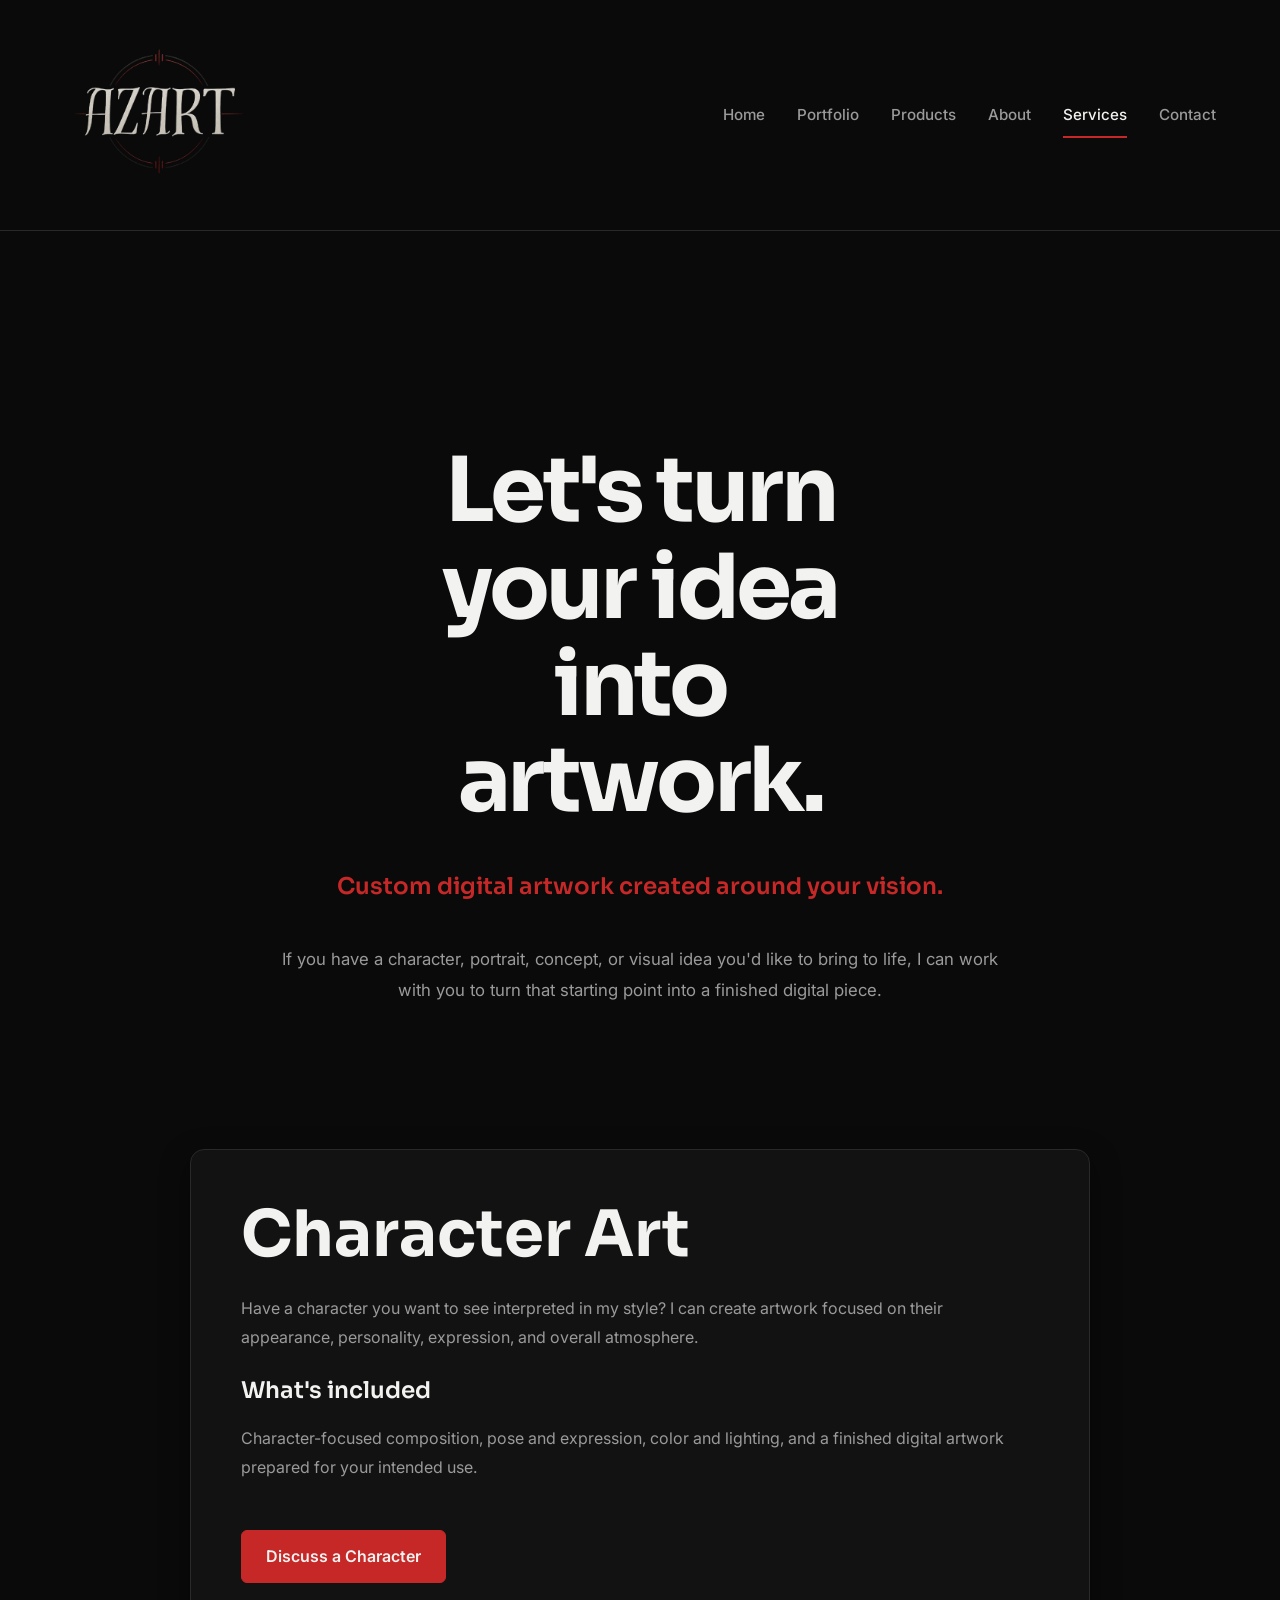
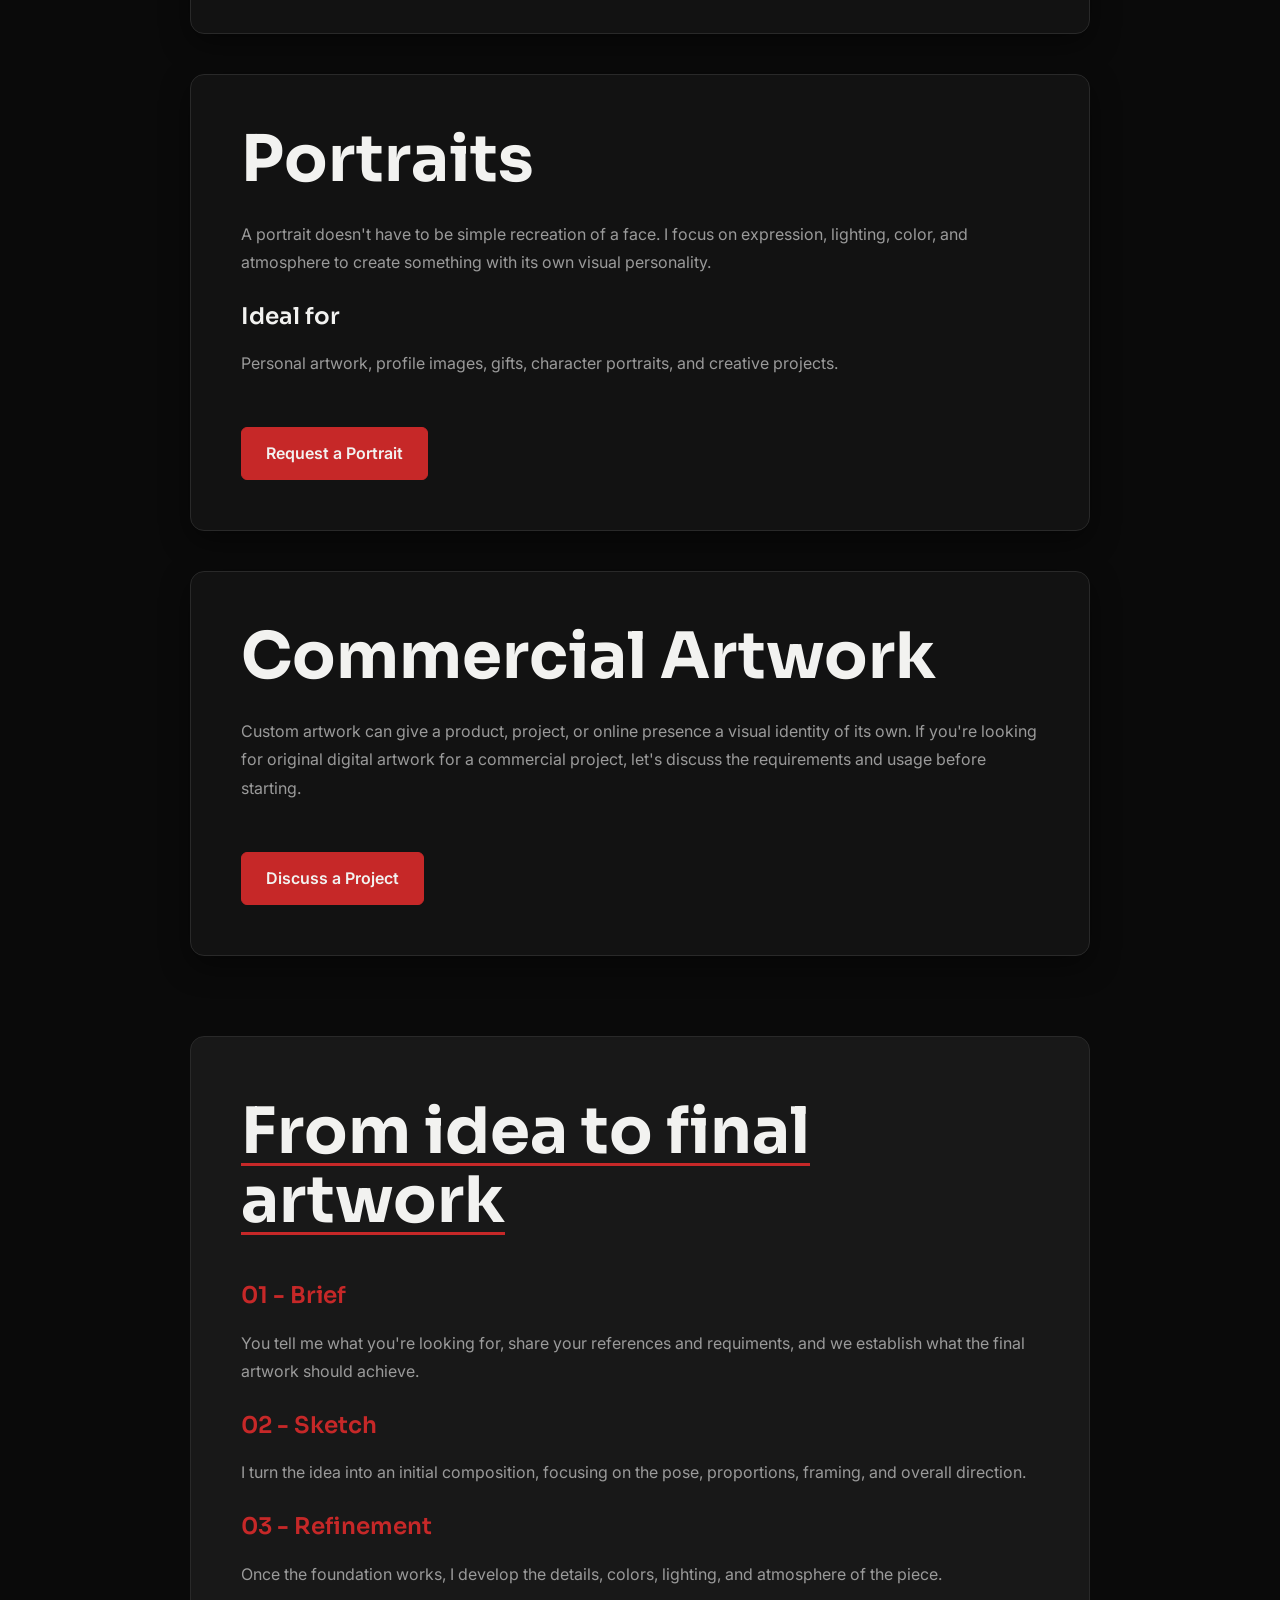
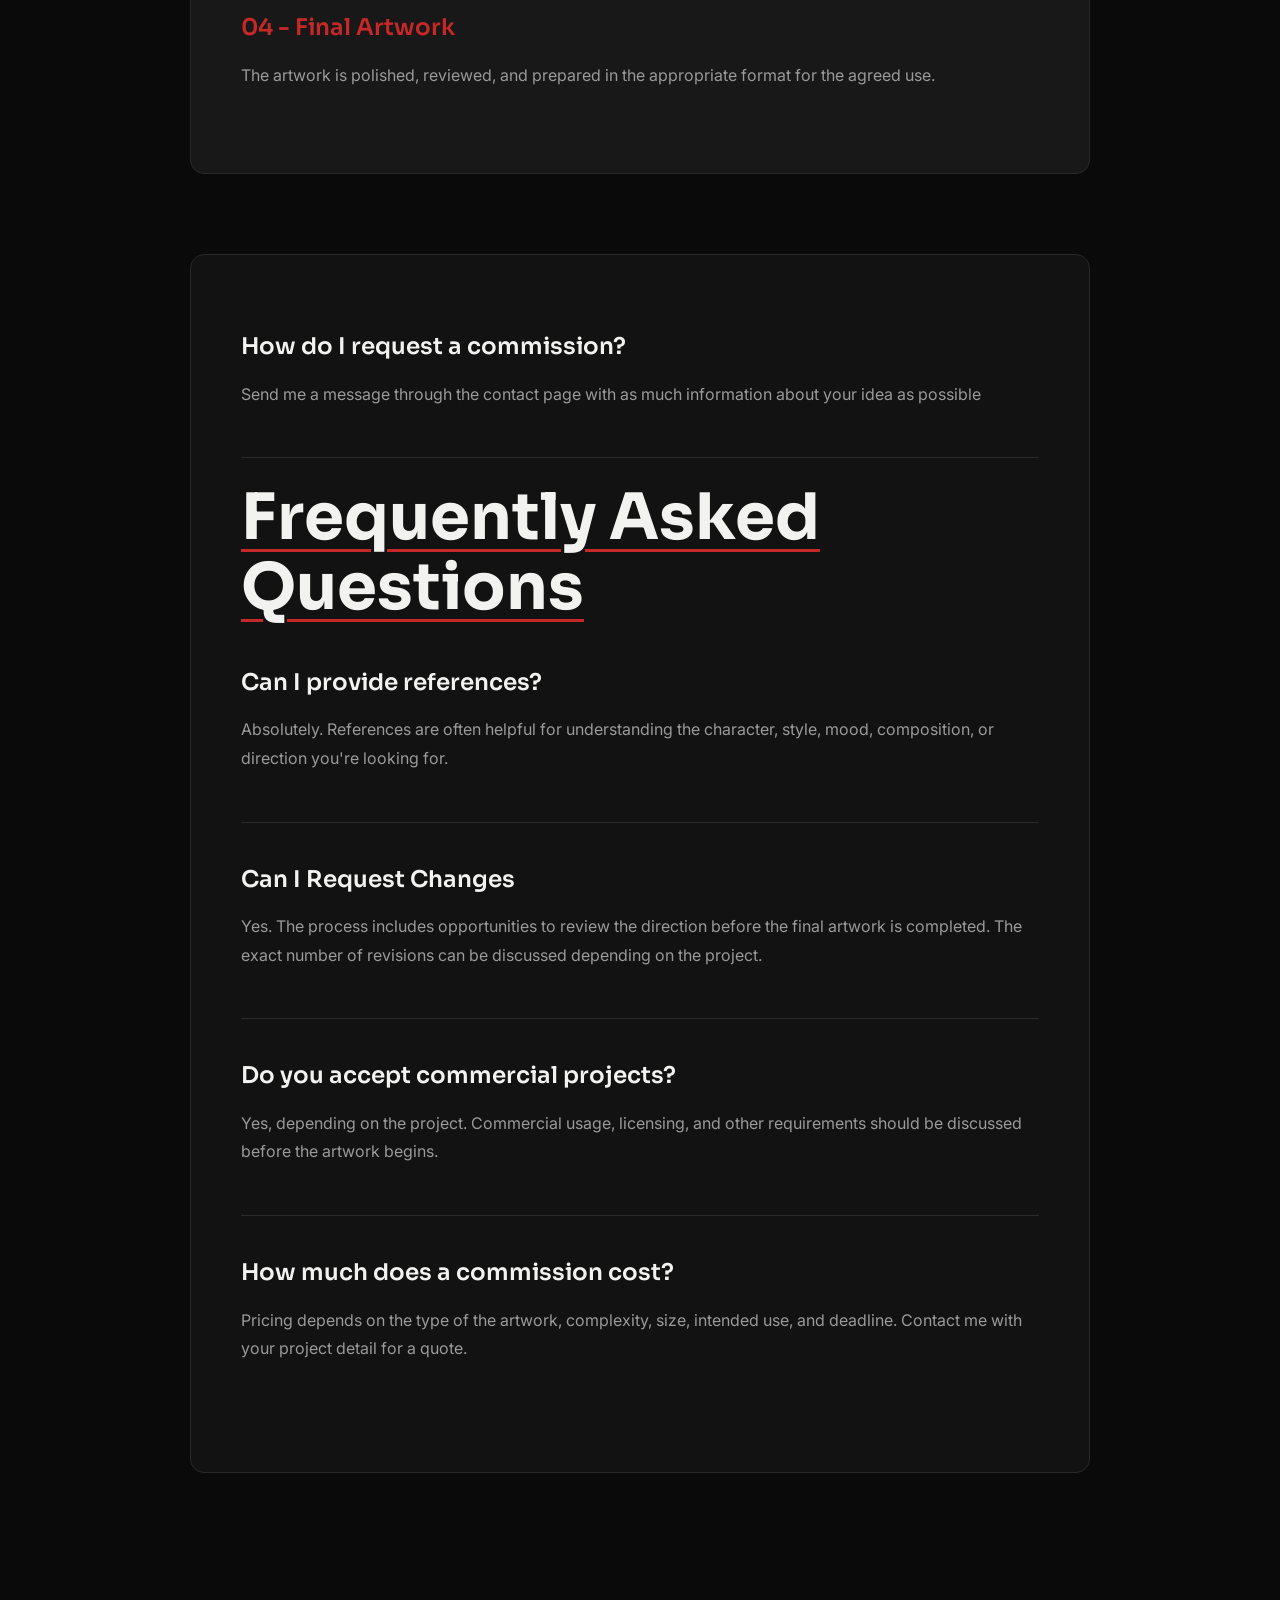
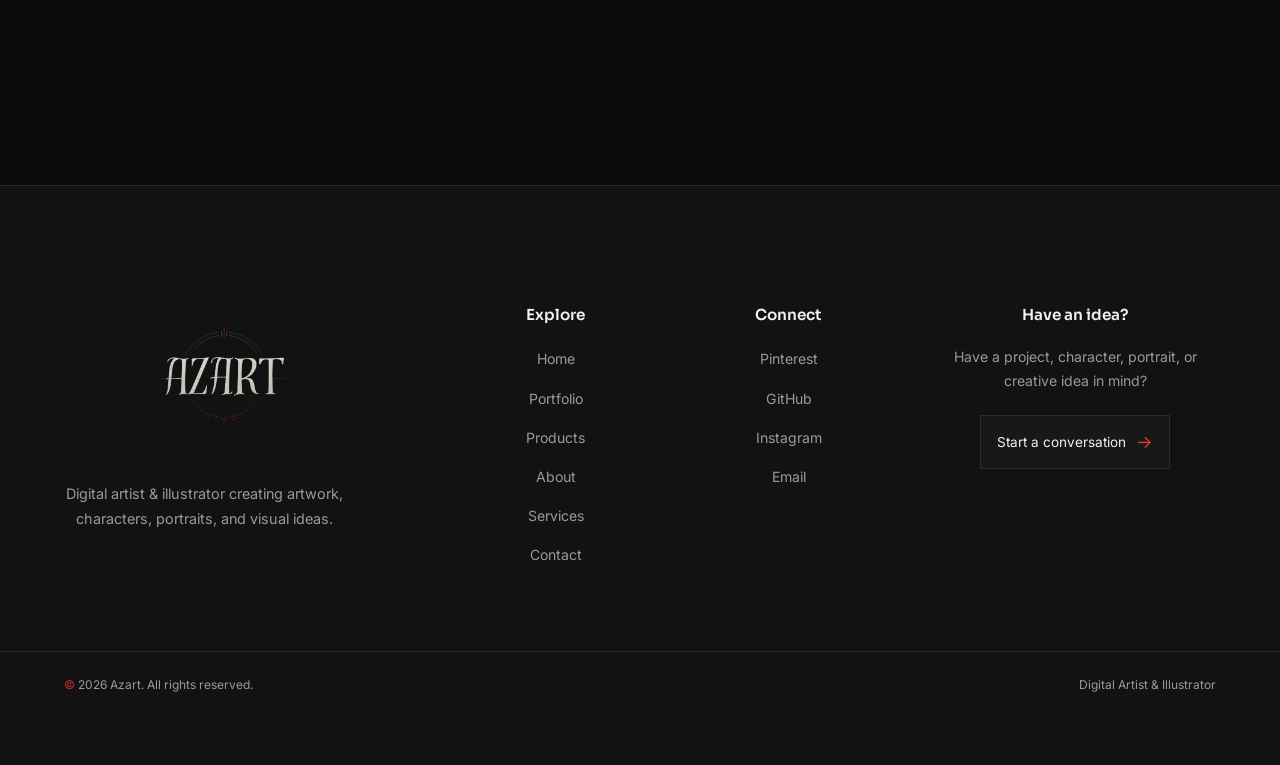
<file: services.html>
<!DOCTYPE html>
<html lang="en">

<head>
    <!-- Google tag (gtag.js) -->
<script async src="https://www.googletagmanager.com/gtag/js?id=G-ZS8HHPDMC3"></script>
<script>
  window.dataLayer = window.dataLayer || [];
  function gtag(){dataLayer.push(arguments);}
  gtag('js', new Date());

  gtag('config', 'G-ZS8HHPDMC3');
</script>
    <meta charset="UTF-8">
    <meta name="viewport" content="width=device-width, initial-scale=1.0">

    <title>Azart | Services</title>

    <meta name="description"
        content="AZART — Artist portfolio showcasing artwork, creative projects, and visual expression.">
    <meta name="author" content="AZART">
    <meta name="robots" content="index, follow">

    <meta property="og:title" content="AZART — Artist Portfolio">
    <meta property="og:description"
        content="Explore AZART's artwork, creative projects, and visual work.">
    <meta property="og:type" content="website">
    <meta property="og:image" content="https://azanalisiyal0-sys.github.io/azart-artist-portfolio/assets/images/logo-bg.png">
    <meta property="og:url" content="https://azanalisiyal0-sys.github.io/azart-artist-portfolio/services.html">
    <meta property="og:site_name" content="AZART">

    <!-- Styles -->
    <link rel="stylesheet" href="css/style.css">
    <link rel="stylesheet" href="css/responsive.css">
    <link rel="stylesheet" href="css/animations.css">

    <!-- Favicon -->
    <link rel="icon" type="image/x-icon" href="favicon.ico">

    <link rel="icon" type="image/png" sizes="16x16"
        href="assets/favicon/favicon-16x16.png">

    <link rel="icon" type="image/png" sizes="32x32"
        href="assets/favicon/favicon-32x32.png">

    <!-- Apple / iOS -->
    <link rel="apple-touch-icon" sizes="180x180"
        href="assets/favicon/apple-touch-icon.png">

    <!-- Android -->
    <link rel="icon" type="image/png" sizes="192x192"
        href="assets/favicon/android-chrome-192x192.png">

    <link rel="icon" type="image/png" sizes="512x512"
        href="assets/favicon/android-chrome-512x512.png">

    <!-- Web App Manifest -->
    <link rel="manifest" href="assets/favicon/site.webmanifest">

    <!-- Google Fonts -->
    <link rel="preconnect" href="https://fonts.googleapis.com">
    <link rel="preconnect" href="https://fonts.gstatic.com" crossorigin>

    <link
        href="https://fonts.googleapis.com/css2?family=Inter:wght@100..900&family=Sora:wght@100..800&display=swap"
        rel="stylesheet">

    <script type="text/javascript">
    (function(c,l,a,r,i,t,y){
        c[a]=c[a]||function(){(c[a].q=c[a].q||[]).push(arguments)};
        t=l.createElement(r);t.async=1;t.src="https://www.clarity.ms/tag/"+i;
        y=l.getElementsByTagName(r)[0];y.parentNode.insertBefore(t,y);
    })(window, document, "clarity", "script", "yzxhkexpol");
</script>

</head>

<body>

    <header>

    <!-- Logo -->

    <div class="logo">

        <a href="index.html">

            <img
                src="assets/images/logo.png"
                alt="Azart"
            >

        </a>

    </div>


    <!-- Desktop Navigation -->

    <nav class="nav">

        <ul>

            <li>
                <a href="index.html">Home</a>
            </li>

            <li>
                <a href="portfolio.html">Portfolio</a>
            </li>

            <li>
                <a href="products.html">Products</a>
            </li>

            <li>
                <a href="about.html">About</a>
            </li>

            <li>
                <a href="services.html">Services</a>
            </li>

            <li>
                <a href="contact.html">Contact</a>
            </li>

        </ul>

    </nav>


    <!-- Mobile Menu Button -->

    <button
        class="mobile-toggle"
        type="button"
        aria-label="Open navigation menu"
        aria-expanded="false"
    >

        <span></span>
        <span></span>
        <span></span>

    </button>


    <!-- Mobile Navigation -->

    <nav class="mobile-menu">

        <ul>

            <li>
                <a href="index.html">Home</a>
            </li>

            <li>
                <a href="portfolio.html">Portfolio</a>
            </li>

            <li>
                <a href="products.html">Products</a>
            </li>

            <li>
                <a href="about.html">About</a>
            </li>

            <li>
                <a href="services.html">Services</a>
            </li>

            <li>
                <a href="contact.html">Contact</a>
            </li>

        </ul>

    </nav>

    </header>


    <main>
        <section class="hero">
            <h1>Let's turn your idea into artwork.</h1>
            <h3>Custom digital artwork created around your vision.</h3>
            <p>
                If you have a character, portrait, concept, or visual idea you'd 
                like to bring to life, I can work with you to turn that starting
                point into a finished digital piece.
            </p>
        </section>
        <section class="character-art">
            <h1>Character Art</h1>
            <p>
                Have a character you want to see
                interpreted in my style? I can create
                artwork focused on their appearance, 
                personality, expression, and overall
                atmosphere.
            </p>
            <h3>What's included</h3>
            <p>
                Character-focused composition, pose and 
                expression, color and lighting, and a finished 
                digital artwork prepared for your intended use.
            </p>
            <!-- Button -->
            <a href="contact.html">Discuss a Character</a>
        </section>
        <section class="portraits">
            <h1>Portraits</h1>
            <p>
                A portrait doesn't have to be simple 
                recreation of a face. I focus on 
                expression, lighting, color, and 
                atmosphere to create something with its
                own visual personality.
            </p>
            <h3>Ideal for</h3>
            <p>
                Personal artwork, profile images, gifts,
                character portraits, and creative projects.
            </p>
            <!-- Button -->
            <a href="contact.html">Request a Portrait</a>
        </section>
        <section class="commercial-artwork">
            <h1>Commercial Artwork</h1>
            <p>
                Custom artwork can give a product, project,
                or online presence a visual identity of its own.
                If you're looking for original digital artwork for a 
                commercial project, let's discuss the requirements and 
                usage before starting.
            </p>
            <!-- Button -->
            <a href="contact.html">Discuss a Project</a>
        </section>
        <section class="process">
            <h1>From idea to final artwork</h1>
            <h3>01 - Brief</h3>
            <p>
                You tell me what you're looking for, share your 
                references and requiments, and we establish what
                the final artwork should achieve.
            </p>
            <h3>02 - Sketch</h3>
            <p>
                I turn the idea into an initial composition, 
                focusing on the pose, proportions, framing, 
                and overall direction.
            </p>
            <h3>03 - Refinement</h3>
            <p>
                Once the foundation works, I develop the details,
                colors, lighting, and atmosphere of the piece.
            </p>
            <h3>04 - Final Artwork</h3>
            <p>
                The artwork is polished, reviewed, and prepared in 
                the appropriate format for the agreed use.
            </p>
        </section>
        <section class="FAQ">
            <div class="question">
                <h3>How do I request a commission?</h3>
                <p>
                    Send me a message through the contact page
                    with as much information about your idea as 
                    possible
                </p>
            </div>
            <div class="question">
                <h1>Frequently Asked Questions</h1>
                <h3>Can I provide references?</h3>
                <p>
                    Absolutely. References are often helpful
                    for understanding the character, style, mood,
                    composition, or direction you're looking for.
                </p>
            </div>
            <div class="question">
                <h3>Can I Request Changes</h3>
                <p>
                    Yes. The process includes opportunities to
                    review the direction before the final artwork 
                    is completed. The exact number of revisions 
                    can be discussed depending on the project.
                </p>
            </div>
            <div class="question">
                <h3>Do you accept commercial projects?</h3>
                <p>
                    Yes, depending on the project. Commercial 
                    usage, licensing, and other requirements 
                    should be discussed before the artwork begins. 
                </p>
            </div>
            <div class="question">
                <h3>How much does a commission cost?</h3>
                <p>
                    Pricing depends on the type of the artwork, complexity, size, 
                    intended use, and deadline. Contact me with your project detail 
                    for a quote.
                </p>
            </div>
        </section>
    </main>

    <footer class="site-footer">

    <div class="footer-main container">

        <!-- Brand -->
        <div class="footer-brand">

            <a href="index.html" class="footer-logo">
                <img
                    src="assets/images/logo.png"
                    alt="Azart"
                >
            </a>

            <p>
                Digital artist & illustrator creating artwork,
                characters, portraits, and visual ideas.
            </p>

        </div>


        <!-- Navigation -->
        <div class="footer-column">

            <h3>Explore</h3>

            <ul>
                <li>
                    <a href="index.html">Home</a>
                </li>

                <li>
                    <a href="portfolio.html">Portfolio</a>
                </li>

                <li>
                    <a href="products.html">Products</a>
                </li>

                <li>
                    <a href="about.html">About</a>
                </li>

                <li>
                    <a href="services.html">Services</a>
                </li>

                <li>
                    <a href="contact.html">Contact</a>
                </li>
            </ul>

        </div>


        <!-- Social -->
        <div class="footer-column">

            <h3>Connect</h3>

            <ul class="footer-social-links">

                <li>
                    <a
                        href="https://www.pinterest.com/CaptainK2_08/"
                        target="_blank"
                        rel="noopener noreferrer"
                    >
                        Pinterest
                    </a>
                </li>

                <li>
                    <a
                        href="https://github.com/azanalisiyal0-sys"
                        target="_blank"
                        rel="noopener noreferrer"
                    >
                        GitHub
                    </a>
                </li>

                <li>
                    <a
                        href="https://www.instagram.com/azart.store_official/"
                        target="_blank"
                        rel="noopener noreferrer"
                    >
                        Instagram
                    </a>
                </li>

                <li>
                    <a href="https://mail.google.com/mail/?view=cm&fs=1&to=azanalisiyal0@gmail.com"
                        target="_blank"
                        rel="noopener noreferrer">
                        Email
                    </a>
                </li>

            </ul>

        </div>


        <!-- CTA -->
        <div class="footer-contact">

            <h3>Have an idea?</h3>

            <p>
                Have a project, character, portrait, or
                creative idea in mind?
            </p>

            <a href="contact.html" class="footer-cta">
                Start a conversation
                <span>→</span>
            </a>

        </div>

    </div>


    <!-- Bottom -->
    <div class="footer-bottom">

        <div class="container">

            <p>
                &copy;
                <span data-current-year>2026</span>
                Azart. All rights reserved.
            </p>

            <p>
                Digital Artist & Illustrator
            </p>

        </div>

    </div>

</footer>


    <script src="js/main.js"></script>
    <script src="js/artworks.js"></script>
    <script src="js/portfolio.js"></script>
    <script src="js/ui.js"></script>

</body>
</html>
</file>
<file: css/style.css>
/* =========================================================
   AZART — MAIN STYLESHEET
   No animations
   No responsive rules
   ========================================================= */


/* =========================================================
   1. ROOT VARIABLES
   ========================================================= */

:root {

    /* BACKGROUND */
    --bg-primary: #0a0a0a;
    --bg-secondary: #121212;
    --bg-card: #181818;

    /* TEXT */
    --text-primary: #f2f2f0;
    --text-secondary: #9a9a9a;

    /* BORDER */
    --border-color: #292929;
    --border-accent: #c62828;
    --border-accent-hover: #e53935;

    /* EFFECTS */
    --shadow-card: rgba(0, 0, 0, 0.45);

    /* TYPOGRAPHY */
    --font-heading: "Sora", sans-serif;
    --font-body: "Inter", sans-serif;
}


/* =========================================================
   2. RESET
   ========================================================= */

* {
    margin: 0;
    padding: 0;
    box-sizing: border-box;
}

html {
    scroll-behavior: smooth;
}

body {
    min-height: 100vh;

    background-color: var(--bg-primary);
    color: var(--text-primary);

    font-family: var(--font-body);
    font-size: 16px;
    line-height: 1.7;
}

img {
    display: block;
    max-width: 100%;
}

button,
input,
textarea,
select {
    font: inherit;
}

button {
    cursor: pointer;
}

a {
    color: inherit;
    text-decoration: none;
}

ul,
ol {
    list-style: none;
}


/* =========================================================
   3. GLOBAL TYPOGRAPHY
   ========================================================= */

h1,
h2,
h3,
h4,
h5,
h6 {
    font-family: var(--font-heading);
    color: var(--text-primary);
    line-height: 1.2;
}

h1 {
    font-size: clamp(2.8rem, 5vw, 4.8rem);
    font-weight: 700;
    line-height: 1.08;
    margin-bottom: 1rem;
}

h2 {
    font-size: clamp(1.8rem, 3vw, 2.8rem);
    font-weight: 650;
    line-height: 1.2;
    margin-bottom: 0.8rem;
}

h3 {
    font-size: clamp(1.15rem, 1.8vw, 1.5rem);
    font-weight: 600;
    line-height: 1.4;
    color: var(--text-primary);
    margin-bottom: 1rem;
}

p {
    color: var(--text-secondary);
    max-width: 750px;
    line-height: 1.8;
}

::selection {
    background-color: var(--border-accent);
    color: var(--text-primary);
}


/* =========================================================
   4. CONTAINER
   ========================================================= */

.container {
    width: min(1200px, 90%);
    margin-inline: auto;
}


/* =========================================================
   5. HEADER
   ========================================================= */

header {
    width: 100%;

    display: flex;
    align-items: center;
    justify-content: space-between;

    padding: 1.25rem 5%;

    background-color: var(--bg-primary);

    border-bottom: 1px solid var(--border-color);

    position: relative;
    z-index: 100;
}


/* =========================================================
   6. LOGO
   ========================================================= */

.logo {
    display: flex;
    align-items: center;
}

.logo a {
    display: flex;
    align-items: center;
}

.logo img {
    width: 190px;
    height: auto;
    display: block;
}


/* =========================================================
   7. DESKTOP NAVIGATION
   ========================================================= */

.nav ul {
    display: flex;
    align-items: center;
    gap: 2rem;
}

.nav a {
    position: relative;

    display: inline-block;

    padding: 0.4rem 0;

    color: var(--text-secondary);

    font-family: var(--font-body);
    font-size: 0.95rem;
    font-weight: 500;

    transition: color 0.2s ease;
}

.nav a:hover {
    color: var(--text-primary);
}

.nav a.active {
    color: var(--text-primary);
}

.nav a.active::after {
    content: "";

    position: absolute;

    left: 0;
    bottom: -4px;

    width: 100%;
    height: 2px;

    background-color: var(--border-accent);
}


/* =========================================================
   9. HERO — HOME
   ========================================================= */

.hero {
    min-height: 80vh;

    display: flex;
    flex-direction: column;
    justify-content: center;

    padding-top: 7rem;
    padding-bottom: 7rem;
}

.hero h1:first-child {
    max-width: 550px;

    font-size: clamp(3rem, 7vw, 6rem);
    letter-spacing: -0.04em;
}

.hero h3 {
    margin-top: 1rem;
}

.hero p {
    margin-top: 1.5rem;
    margin-bottom: 2rem;

    font-size: 1.05rem;
}


/* =========================================================
   10. CTA
   ========================================================= */

.cta {
    display: inline-flex;
    align-items: center;
    justify-content: center;

    width: fit-content;

    padding: 0.8rem 1.5rem;

    border: 1px solid var(--border-accent);
    border-radius: 6px;

    background-color: var(--border-accent);
    color: var(--text-primary);

    font-family: var(--font-heading);
    font-size: 0.9rem;
    font-weight: 600;

    transition:
        background-color 0.2s ease,
        border-color 0.2s ease;
}

.cta:hover {
    background-color: var(--border-accent-hover);
    border-color: var(--border-accent-hover);
}


/* =========================================================
   11. FEATURED VISUALS
   ========================================================= */

.index-hero-images {
    display: grid;
    grid-template-columns: repeat(3, 1fr);
    gap: 1.25rem;

    margin-top: 2.5rem;
    margin-bottom: 2.5rem;
}

.index-hero-images img {
    width: 100%;
    height: 360px;

    object-fit: cover;

    border: 1px solid var(--border-color);
    border-radius: 8px;

    background-color: var(--bg-card);
}


/* =========================================================
   12. CATEGORIES
   ========================================================= */

.categories {
    padding-top: 6rem;
    padding-bottom: 6rem;

    border-top: 1px solid var(--border-color);
}

.categories h1 {
    margin-bottom: 0.5rem;
}

.categories h2 {
    color: var(--text-secondary);
    margin-bottom: 3rem;
}

.categories h3 {
    color: var(--text-primary);

    margin-top: 2rem;
    margin-bottom: 0.5rem;
}

.categories p {
    max-width: 700px;
}


/* =========================================================
   13. SERVICES PREVIEW
   ========================================================= */

.services-preview {
    padding-top: 6rem;
    padding-bottom: 6rem;

    border-top: 1px solid var(--border-color);
}

.services-preview h1 {
    max-width: 700px;
}

.services-preview p {
    margin-bottom: 2rem;
}

.services-preview button {
    padding: 0.8rem 1.5rem;

    border: 1px solid var(--border-accent);
    border-radius: 6px;

    background-color: var(--border-accent);
    color: var(--text-primary);

    font-family: var(--font-heading);
    font-weight: 600;
}


/* =========================================================
   14. FOOTER
   ========================================================= */

footer {
    padding-top: 3rem;
    padding-bottom: 3rem;

    border-top: 1px solid var(--border-color);

    text-align: center;
}

footer p {
    margin-inline: auto;

    font-size: 0.85rem;
}

/* =====================================================
   MOBILE MENU BUTTON
   ===================================================== */

.mobile-toggle {
    display: none;

    width: 48px;
    height: 48px;

    padding: 10px;

    border: 1px solid var(--border-color);

    border-radius: 12px;

    background: var(--bg-secondary);

    cursor: pointer;

    flex-direction: column;
    justify-content: center;
    align-items: center;

    gap: 5px;
}

.mobile-toggle span {
    display: block;

    width: 22px;
    height: 2px;

    background: var(--text-primary);

    border-radius: 2px;
}


/* =====================================================
   MOBILE MENU
   ===================================================== */

.mobile-menu {
    display: none;

    position: absolute;

    top: 100%;
    left: 0;

    width: 100%;

    background: var(--bg-secondary);

    border-bottom: 1px solid var(--border-color);

    z-index: 1000;
}

.mobile-menu.active {
    display: block;
}

.mobile-menu ul {
    margin: 0;
    padding: 10px 20px;

    list-style: none;
}

.mobile-menu li {
    border-bottom: 1px solid var(--border-color);
}

.mobile-menu li:last-child {
    border-bottom: none;
}

.mobile-menu a {
    display: block;

    padding: 15px 5px;

    color: var(--text-primary);

    text-decoration: none;

    font-family: var(--font-body);
}


/* =====================================================
   ARTWORK MODAL
   ===================================================== */

.artwork-modal {
    display: none;

    position: fixed;

    inset: 0;

    padding: 30px;

    background: rgba(0, 0, 0, 0.85);

    z-index: 2000;

    overflow-y: auto;

    align-items: center;
    justify-content: center;
}

.artwork-modal.active {
    display: flex;
}


/* Modal Close */

.modal-close {
    position: absolute;

    top: 15px;
    right: 15px;

    width: 40px;
    height: 40px;

    border: 1px solid var(--border-color);

    border-radius: 50%;

    background: var(--bg-secondary);

    color: var(--text-primary);

    font-size: 24px;

    cursor: pointer;

    z-index: 2;
}


/* Modal Image */

.modal-image-container {
    width: 100%;
}

.modal-image-container img {
    display: block;

    width: 100%;
    max-height: 65vh;

    object-fit: contain;

    border-radius: 10px;
}


/* Modal Information */

.modal-info {
    padding-top: 20px;
}

.modal-info h2 {
    margin: 0 0 10px;

    color: var(--text-primary);

    font-family: var(--font-heading);
}

.modal-meta {
    display: flex;

    flex-wrap: wrap;

    gap: 10px;

    color: var(--text-secondary);

    font-family: var(--font-body);
}

.modal-info p {
    color: var(--text-secondary);

    line-height: 1.7;
}


/* Modal Navigation */

.modal-navigation {
    display: flex;

    justify-content: space-between;

    align-items: center;

    margin-top: 20px;
}

.modal-navigation button {
    padding: 10px 16px;

    border: 1px solid var(--border-color);

    border-radius: 8px;

    background: var(--bg-secondary);

    color: var(--text-primary);

    cursor: pointer;
}


/* Prevent page scrolling when modal is open */

body.modal-open {
    overflow: hidden;
}


/* =========================================================
   FOOTER SOCIAL ICONS
   ========================================================= */

.social-media {
    display: flex;
    justify-content: center;
    align-items: center;

    gap: 1rem;

    margin-bottom: 1.5rem;
}

.social-media a {
    width: 42px;
    height: 42px;

    display: flex;
    align-items: center;
    justify-content: center;

    border: 1px solid var(--border-color);
    border-radius: 50%;

    background-color: var(--bg-secondary);

    transition:
        border-color 0.2s ease,
        background-color 0.2s ease;
}

.social-media img {
    width: 20px;
    height: 20px;

    object-fit: contain;

    /* Make dark SVG icons visible */
    filter: brightness(0) invert(1);
}

.social-media a:hover {
    border-color: var(--border-accent);

    background-color: var(--border-accent);
}

.social-media a:hover img {
    filter: brightness(0) invert(1);
}

/* =========================================================
   15. PORTFOLIO HERO
   ========================================================= */

.portfolio-hero {
    width: min(1000px, 90%);

    margin-inline: auto;

    padding-top: 7rem;
    padding-bottom: 4rem;
}

.portfolio-hero h1 {
    font-size: clamp(3rem, 7vw, 5rem);
    letter-spacing: -0.04em;
}

.portfolio-hero h3 {
    margin-bottom: 1.5rem;
}


/* =========================================================
   16. PORTFOLIO CONTROLS
   ========================================================= */

.portfolio-controls {
    width: min(1200px, 90%);

    margin: 0 auto 3rem;

    display: flex;
    align-items: center;
    justify-content: space-between;

    gap: 2rem;

    padding: 1rem 0;

    border-bottom: 1px solid var(--border-color);
}


/* =========================================================
   17. SEARCH
   ========================================================= */

.search-container {
    flex: 1;
    max-width: 450px;
}

.search-container input {
    width: 100%;

    padding: 0.8rem 1rem;

    border: 1px solid var(--border-color);
    border-radius: 6px;

    outline: none;

    background-color: var(--bg-secondary);
    color: var(--text-primary);

    font-family: var(--font-body);
}

.search-container input::placeholder {
    color: var(--text-secondary);
}

.search-container input:focus {
    border-color: var(--border-accent);
}


/* =========================================================
   18. FILTER BUTTONS
   ========================================================= */

.filter-btn-container {
    display: flex;
    align-items: center;
    gap: 0.5rem;

    flex-wrap: wrap;
}

.filter-btn-container button {
    padding: 0.6rem 1rem;

    border: 1px solid var(--border-color);
    border-radius: 5px;

    background-color: var(--bg-secondary);
    color: var(--text-secondary);

    font-size: 0.85rem;
}

.filter-btn-container button:hover,
.filter-btn-container button.active {
    border-color: var(--border-accent);

    background-color: var(--border-accent);

    color: var(--text-primary);
}


/* =========================================================
   19. ARTWORK GRID
   ========================================================= */

.artwork-grid {
    width: min(1200px, 90%);

    margin: 0 auto;

    display: grid;

    grid-template-columns: repeat(3, 1fr);

    gap: 1.5rem;

    padding-bottom: 6rem;
}


/* =========================================================
   20. ARTWORK CARD
   ========================================================= */

.artwork-card {
    min-width: 0;

    background-color: var(--bg-card);

    border: 1px solid var(--border-color);
    border-radius: 8px;

    overflow: hidden;

    box-shadow: 0 10px 30px var(--shadow-card);
}

.artwork-card-button {
    width: 100%;

    padding: 0;

    border: 0;

    background: none;

    color: inherit;

    text-align: left;
}

.artwork-card-button img {
    width: 100%;
    height: 380px;

    object-fit: cover;

    background-color: var(--bg-secondary);
}

.artwork-card-info {
    padding: 1rem 1.1rem;
}

.artwork-card-info h2 {
    margin: 0;

    font-size: 1rem;
    font-weight: 600;
}


/* =========================================================
   21. NO RESULTS
   ========================================================= */

.no-results {
    grid-column: 1 / -1;

    padding: 5rem 2rem;

    border: 1px solid var(--border-color);
    border-radius: 8px;

    background-color: var(--bg-card);

    text-align: center;
}

.no-results h2 {
    margin-bottom: 0.5rem;
}

.no-results p {
    margin-inline: auto;
}


/* =========================================================
   22. ARTWORK MODAL
   ========================================================= */

.modal-container {
    position: fixed;

    inset: 0;

    z-index: 1000;

    display: none;

    align-items: center;
    justify-content: center;

    padding: 2rem;

    background-color: rgba(0, 0, 0, 0.85);
}

.modal-container.active {
    display: flex;
}

.modal-content {
    position: relative;

    width: min(1000px, 90vw);
    max-height: 90vh;

    display: grid;
    grid-template-columns: 1.4fr 0.8fr;

    overflow: hidden;

    border: 1px solid var(--border-color);
    border-radius: 10px;

    background-color: var(--bg-secondary);

    box-shadow: 0 20px 60px var(--shadow-card);
}

.modal-content > button {
    position: absolute;

    top: 1rem;
    right: 1rem;

    z-index: 2;

    width: 40px;
    height: 40px;

    border: 1px solid var(--border-color);
    border-radius: 50%;

    background-color: var(--bg-primary);
    color: var(--text-primary);

    font-size: 1.5rem;
    line-height: 1;
}

.modal-content > img {
    width: 100%;
    height: 100%;

    max-height: 80vh;

    object-fit: contain;

    background-color: var(--bg-primary);
}

.modal-info {
    padding: 3rem 2rem;
    overflow-y: auto;
}

.modal-info h2 {
    margin: 0 0 10px;
    color: var(--text-primary);
    font-family: var(--font-heading);
    font-size: 2rem;
}

.modal-info p {
    margin-bottom: 1rem;
    color: var(--text-secondary);
    line-height: 1.7;
}

.modal-info [data-modal-category] {
    color: var(--border-accent);
    font-weight: 600;
}


/* =========================================================
   24. ABOUT PAGE
   ========================================================= */

body > main:not(.hero):not(.portfolio-hero) {
    width: min(900px, 90%);

    margin-inline: auto;

    padding-top: 7rem;
    padding-bottom: 7rem;
}

body > main:not(.hero):not(.portfolio-hero) h1 {
    margin-top: 4rem;
}

body > main:not(.hero):not(.portfolio-hero) h1:first-child {
    margin-top: 0;
}

body > main:not(.hero):not(.portfolio-hero) h3 {
    margin-top: 1rem;
}

body > main:not(.hero):not(.portfolio-hero) p {
    margin-top: 1rem;
    margin-bottom: 1.5rem;
}


/* =========================================================
   25. SERVICES / CONTACT BASE
   ========================================================= */

main:empty {
    min-height: 70vh;
}


/* =========================================================
   26. 404 PAGE BASE
   ========================================================= */

body:has(main:empty) {
    min-height: 100vh;
}


/* =========================================================
   27. FOCUS STATES
   ========================================================= */

a:focus-visible,
button:focus-visible,
input:focus-visible,
textarea:focus-visible,
select:focus-visible {
    outline: 2px solid var(--border-accent);
    outline-offset: 3px;
}


/* =========================================================
   28. SCROLLBAR
   ========================================================= */

::-webkit-scrollbar {
    width: 10px;
}

::-webkit-scrollbar-track {
    background-color: var(--bg-primary);
}

::-webkit-scrollbar-thumb {
    background-color: var(--border-color);

    border-radius: 10px;
}

::-webkit-scrollbar-thumb:hover {
    background-color: var(--border-accent);
}

/* ========================================
   SERVICES PAGE
======================================== */

/* Main Services Content */
main {
    width: min(1100px, 90%);
    margin: 0 auto;
}


/* ========================================
   SERVICES HERO
======================================== */

main > .hero {
    padding: 100px 0 80px;
    text-align: center;
}

main > .hero h1 {
    max-width: 850px;
    margin: 0 auto 25px;
    color: var(--text-primary);
}

main > .hero h3 {
    margin-bottom: 25px;
    color: var(--border-accent);
    font-family: var(--font-heading);
}

main > .hero p {
    max-width: 750px;
    margin: 0 auto;
    color: var(--text-secondary);
    line-height: 1.8;
}


/* ========================================
   SERVICE SECTIONS
======================================== */

.character-art,
.portraits,
.commercial-artwork {
    margin: 40px 0;
    padding: 50px;
    
    background: var(--bg-secondary);
    border: 1px solid var(--border-color);
    border-radius: 14px;

    box-shadow: 0 10px 30px var(--shadow-card);
}


/* Service Headings */

.character-art h1,
.portraits h1,
.commercial-artwork h1 {
    margin-bottom: 25px;
    color: var(--text-primary);
}


/* Service Description */

.character-art p,
.portraits p,
.commercial-artwork p {
    max-width: 800px;
    color: var(--text-secondary);
    line-height: 1.8;
}


/* Small Heading */

.character-art h3,
.portraits h3,
.commercial-artwork h3 {
    margin-top: 30px;
    margin-bottom: 12px;
    color: var(--text-primary);
}


/* ========================================
   SERVICE BUTTONS
======================================== */

.character-art a,
.portraits a,
.commercial-artwork a {
    display: inline-block;
    margin-top: 25px;
    padding: 12px 24px;

    color: var(--text-primary);
    background: var(--border-accent);

    border: 1px solid var(--border-accent);
    border-radius: 6px;

    font-family: var(--font-body);
    font-weight: 600;
    text-decoration: none;

    transition:
        background-color 0.25s ease,
        border-color 0.25s ease,
        transform 0.25s ease;
}

.character-art a:hover,
.portraits a:hover,
.commercial-artwork a:hover {
    background: var(--border-accent-hover);
    border-color: var(--border-accent-hover);
    transform: translateY(-2px);
}


/* ========================================
   PROCESS
======================================== */

.process {
    margin: 80px 0;
    padding: 60px 50px;

    background: var(--bg-card);
    border: 1px solid var(--border-color);
    border-radius: 14px;
}


/* Main Process Heading */

.process h1 {
    margin-bottom: 45px;
    color: var(--text-primary);

    /* Accent underline */
    text-decoration-line: underline;
    text-decoration-color: var(--border-accent);
    text-decoration-thickness: 3px;
    text-underline-offset: 10px;
}


/* Process Steps */

.process h3 {
    margin-top: 30px;
    margin-bottom: 10px;

    color: var(--border-accent);
    font-family: var(--font-heading);
}

.process p {
    max-width: 800px;
    color: var(--text-secondary);
    line-height: 1.8;
}


/* ========================================
   FAQ
======================================== */

.FAQ {
    margin: 80px 0;
    padding: 60px 50px;

    background: var(--bg-secondary);
    border: 1px solid var(--border-color);
    border-radius: 14px;
}


/* FAQ Main Heading */

.FAQ h1 {
    margin-bottom: 45px;
    color: var(--text-primary);

    /* Accent underline */
    text-decoration-line: underline;
    text-decoration-color: var(--border-accent);
    text-decoration-thickness: 3px;
    text-underline-offset: 10px;
}


/* Individual Questions */

.question {
    padding: 25px 0;
    border-bottom: 1px solid var(--border-color);
}

.question:last-child {
    border-bottom: none;
}


/* Question Heading */

.question h3 {
    margin-bottom: 12px;
    color: var(--text-primary);
    font-family: var(--font-heading);
}


/* Question Answer */

.question p {
    max-width: 800px;
    color: var(--text-secondary);
    line-height: 1.8;
}


/* ========================================
   FAQ FIRST QUESTION
======================================== */

/*
   Your first .question contains the question
   before the "Frequently Asked Questions"
   heading, so give it a little separation.
*/

.FAQ > .question:first-child {
    padding-top: 0;
}


/* ========================================
   SERVICES PAGE SPACING
======================================== */

.character-art + .portraits,
.portraits + .commercial-artwork {
    margin-top: 30px;
}


/* ========================================
   SELECTION
======================================== */

main ::selection {
    background: var(--border-accent);
    color: var(--text-primary);
}


/* ========================================
   ABOUT PAGE
======================================== */


/* ========================================
   ABOUT THE ARTIST
======================================== */

.about-the-artist {
    min-height: 500px;

    display: grid;
    grid-template-columns: 1fr 0.8fr;
    align-items: center;
    gap: 70px;

    padding: 80px 0;
}


/* Text Side */

.about-the-artist h1 {
    margin-bottom: 20px;
    color: var(--text-primary);

    text-decoration-line: underline;
    text-decoration-color: var(--border-accent);
    text-decoration-thickness: 3px;
    text-underline-offset: 10px;
}

.about-the-artist h3 {
    margin-bottom: 18px;
    color: var(--border-accent);
    font-family: var(--font-heading);
}

.about-the-artist p {
    max-width: 600px;
    color: var(--text-secondary);
    line-height: 1.8;
}


/* Image Side */

.av-img-container {
    display: flex;
    justify-content: center;
    align-items: center;

    margin: 0;
}

.av-img-container img {
    width: min(100%, 380px);
    aspect-ratio: 1 / 1;

    object-fit: cover;

    border-radius: 18px;
    border: 1px solid var(--border-color);

    background: var(--bg-card);

    box-shadow:
        0 20px 50px var(--shadow-card);
}


/* ========================================
   GENERAL ABOUT SECTIONS
======================================== */

.more-about-me,
.how-i-approach,
.skills,
.tools,
.promise-to-become-better {
    margin: 50px 0;
    padding: 55px;

    background: var(--bg-secondary);

    border: 1px solid var(--border-color);
    border-radius: 14px;

    box-shadow:
        0 10px 30px var(--shadow-card);
}


/* ========================================
   SECTION HEADINGS
======================================== */

.more-about-me h1,
.how-i-approach h1,
.skills h1,
.tools h1,
.promise-to-become-better h1 {
    margin-bottom: 30px;

    color: var(--text-primary);

    text-decoration-line: underline;
    text-decoration-color: var(--border-accent);
    text-decoration-thickness: 3px;
    text-underline-offset: 10px;
}


/* ========================================
   H2 / H3 / PARAGRAPH DIFFERENTIATION
======================================== */

/*
   This fixes the problem where h2, h3
   and p look too similar.
*/

.more-about-me h3,
.skills h3,
.tools h3 {
    margin-top: 30px;
    margin-bottom: 10px;

    color: var(--text-primary);

    font-family: var(--font-heading);
    font-size: 1.15rem;
    font-weight: 600;
}


/* Paragraphs */

.more-about-me p,
.how-i-approach p,
.skills p,
.tools p,
.promise-to-become-better p {
    max-width: 800px;

    margin-bottom: 20px;

    color: var(--text-secondary);

    font-family: var(--font-body);
    font-size: 1rem;
    font-weight: 400;

    line-height: 1.8;
}


/* ========================================
   SKILLS
======================================== */

.skills h3 {
    padding-left: 15px;

    border-left: 3px solid var(--border-accent);
}


/* ========================================
   TOOLS
======================================== */

.tools h3 {
    padding-left: 15px;

    border-left: 3px solid var(--border-accent);
}


/* ========================================
   FINAL MESSAGE
======================================== */

.promise-to-become-better {
    text-align: center;
}

.promise-to-become-better p {
    margin-left: auto;
    margin-right: auto;
}


/* ========================================
   CONTACT PAGE
======================================== */

.contact-page {
    padding-top: 80px;
    padding-bottom: 100px;
}


/* ========================================
   CONTACT HERO
======================================== */

.contact-hero {
    max-width: 850px;
    margin: 0 auto 90px;
    text-align: center;
}

.contact-hero h1,
.contact-information h1,
.contact-form-section h1,
.commission-information h1 {
    font-family: var(--font-heading);
    color: var(--text-primary);
    line-height: 1.2;

    display: inline-block;

    border-bottom: 3px solid var(--border-accent);

    padding-bottom: 10px;
}

.contact-hero h1 {
    font-size: clamp(2.2rem, 5vw, 3.6rem);
    margin-bottom: 25px;
}

.contact-hero h3 {
    font-family: var(--font-heading);
    font-size: 1.2rem;
    font-weight: 500;
    color: var(--text-primary);
    margin-bottom: 20px;
}

.contact-hero p {
    max-width: 720px;
    margin: 0 auto;

    color: var(--text-secondary);

    font-family: var(--font-body);
    font-size: 1rem;
    line-height: 1.8;
}


/* ========================================
   MAIN CONTACT AREA
======================================== */

.contact-main {
    max-width: 1100px;
    margin: 0 auto;

    display: grid;
    grid-template-columns: 0.85fr 1.15fr;

    gap: 50px;
    align-items: start;
}


/* ========================================
   CONTACT INFORMATION
======================================== */

.contact-information,
.contact-form-section {
    background: var(--bg-card);
    border: 1px solid var(--border-color);

    padding: 40px;
}

.contact-information h1,
.contact-form-section h1 {
    font-size: 1.7rem;
    margin: 0 0 25px;
}

.contact-information > h1,
.contact-form-section > h1 {
    display: inline-block;
}

.contact-detail {
    padding-top: 25px;
    margin-top: 25px;

    border-top: 1px solid var(--border-color);
}

.contact-detail h3 {
    font-family: var(--font-heading);
    color: var(--text-primary);

    font-size: 1rem;
    font-weight: 600;

    margin-bottom: 12px;
}

.contact-detail p,
.contact-form-section > p {
    color: var(--text-secondary);

    font-family: var(--font-body);
    font-size: 0.95rem;

    line-height: 1.8;
}


/* ========================================
   EMAIL
======================================== */

.contact-email-link {
    display: inline-block;

    margin-top: 15px;

    color: var(--border-accent);

    font-family: var(--font-body);
    font-size: 0.95rem;

    text-decoration: none;

    overflow-wrap: anywhere;
}

.contact-email-link:hover {
    color: var(--border-accent-hover);
}


/* ========================================
   SOCIAL LINKS
======================================== */

.contact-social-links {
    display: flex;
    flex-direction: column;

    gap: 10px;

    margin-top: 20px;
}

.contact-social-links a {
    display: block;

    padding: 12px 15px;

    background: var(--bg-secondary);
    border: 1px solid var(--border-color);

    color: var(--text-secondary);

    font-family: var(--font-body);
    font-size: 0.9rem;

    text-decoration: none;
}

.contact-social-links a:hover {
    color: var(--text-primary);
    border-color: var(--border-accent);
}


/* ========================================
   CONTACT FORM
======================================== */

.contact-form-section > p {
    margin-bottom: 30px;
}

.contact-form {
    display: flex;
    flex-direction: column;
    gap: 20px;
}

.form-group {
    display: flex;
    flex-direction: column;

    gap: 8px;
}

.form-group label {
    font-family: var(--font-heading);
    font-size: 0.9rem;
    font-weight: 500;

    color: var(--text-primary);
}


/* ========================================
   FORM INPUTS
======================================== */

.form-group input,
.form-group select,
.form-group textarea {
    width: 100%;
    box-sizing: border-box;

    padding: 14px 15px;

    background: var(--bg-secondary);

    border: 1px solid var(--border-color);

    color: var(--text-primary);

    font-family: var(--font-body);
    font-size: 0.9rem;

    outline: none;
}

.form-group input,
.form-group select {
    min-height: 48px;
}

.form-group textarea {
    min-height: 180px;

    resize: vertical;

    line-height: 1.6;
}


/* Placeholder */

.form-group input::placeholder,
.form-group textarea::placeholder {
    color: var(--text-secondary);
}


/* Select */

.form-group select {
    cursor: pointer;
}

.form-group select option {
    background: var(--bg-secondary);
    color: var(--text-primary);
}


/* Focus */

.form-group input:focus,
.form-group select:focus,
.form-group textarea:focus {
    border-color: var(--border-accent);
}


/* ========================================
   SUBMIT BUTTON
======================================== */

.contact-submit {
    width: 100%;

    padding: 15px 20px;

    background: var(--border-accent);

    border: 1px solid var(--border-accent);

    color: #ffffff;

    font-family: var(--font-heading);
    font-size: 0.9rem;
    font-weight: 600;

    cursor: pointer;
}

.contact-submit:hover {
    background: var(--border-accent-hover);
    border-color: var(--border-accent-hover);
}


/* ========================================
   SUCCESS MESSAGE
======================================== */

.contact-success {
    display: none;

    margin-top: 20px;

    padding: 20px;

    background: var(--bg-secondary);

    border-left: 3px solid var(--border-accent);
}

.contact-success h3 {
    font-family: var(--font-heading);

    color: var(--text-primary);

    font-size: 1rem;

    margin-bottom: 8px;
}

.contact-success p {
    color: var(--text-secondary);

    font-family: var(--font-body);

    font-size: 0.9rem;

    line-height: 1.6;
}


/* ========================================
   COMMISSION INFORMATION
======================================== */

.commission-information {
    max-width: 850px;

    margin: 100px auto 0;

    padding: 45px 40px;

    background: var(--bg-card);

    border-top: 1px solid var(--border-color);
    border-bottom: 1px solid var(--border-color);
}

.commission-information h1 {
    font-size: 1.7rem;

    margin-bottom: 25px;
}

.commission-information h3 {
    font-family: var(--font-heading);

    color: var(--text-primary);

    font-size: 1rem;
    font-weight: 600;

    margin-top: 35px;
    margin-bottom: 12px;
}

.commission-information p {
    color: var(--text-secondary);

    font-family: var(--font-body);

    font-size: 0.95rem;

    line-height: 1.8;
}


/* =========================================================
   404 ERROR PAGE
   ========================================================= */

.error-page {
    min-height: calc(100vh - 180px);

    display: flex;
    align-items: center;
    justify-content: center;

    padding: 80px 24px;
}


.error-content {
    width: 100%;
    max-width: 750px;

    text-align: center;

    padding: 60px 40px;

    background: var(--bg-card);

    border: 1px solid var(--border-color);

    border-radius: 12px;

    box-shadow: 0 15px 40px var(--shadow-card);
}


/* 404 Number */

.error-code {
    margin: 0 0 10px;

    font-family: var(--font-heading);

    font-size: clamp(5rem, 15vw, 10rem);

    font-weight: 800;

    line-height: 0.9;

    color: var(--border-accent);

    letter-spacing: -5px;
}


/* Main Heading */

.error-content h1 {
    margin: 30px 0 16px;

    font-family: var(--font-heading);

    font-size: clamp(1.8rem, 4vw, 3rem);

    line-height: 1.2;

    color: var(--text-primary);
}


/* Description */

.error-description {
    max-width: 550px;

    margin: 0 auto;

    font-family: var(--font-body);

    font-size: 1rem;

    line-height: 1.8;

    color: var(--text-secondary);
}


/* Buttons */

.error-actions {
    display: flex;

    justify-content: center;

    align-items: center;

    gap: 25px;

    margin-top: 35px;

    flex-wrap: wrap;
}


/* Secondary Link */

.error-secondary-link {
    display: inline-block;

    padding: 12px 20px;

    font-family: var(--font-body);

    font-size: 0.95rem;

    font-weight: 600;

    color: var(--text-primary);

    text-decoration: none;

    border-bottom: 1px solid var(--border-accent);
}


/* =========================================================
   FOOTER
   ========================================================= */

.site-footer {
    margin-top: 120px;

    background: var(--bg-secondary);

    border-top: 1px solid var(--border-color);
}


/* ---------------------------------------------------------
   FOOTER MAIN
   --------------------------------------------------------- */

.footer-main {
    display: grid;

    grid-template-columns:
        1.6fr
        0.8fr
        0.8fr
        1.3fr;

    gap: 60px;

    padding-top: 70px;
    padding-bottom: 70px;
}


/* ---------------------------------------------------------
   FOOTER BRAND
   --------------------------------------------------------- */

.footer-brand {
    max-width: 320px;
}

.footer-logo {
    display: inline-block;

    margin-bottom: 20px;
}

.footer-logo img {
    width: 150px;
    height: auto;

    display: block;
}

.footer-brand p {
    margin: 0;

    color: var(--text-secondary);

    font-family: var(--font-body);

    font-size: 0.9rem;
    line-height: 1.7;

    max-width: 280px;
}


/* ---------------------------------------------------------
   FOOTER COLUMNS
   --------------------------------------------------------- */

.footer-column h3,
.footer-contact h3 {
    margin: 0 0 20px;

    color: var(--text-primary);

    font-family: var(--font-heading);

    font-size: 0.95rem;
    font-weight: 600;
}


/* Navigation lists */

.footer-column ul {
    list-style: none;

    margin: 0;
    padding: 0;
}

.footer-column li {
    margin-bottom: 12px;
}

.footer-column a {
    color: var(--text-secondary);

    font-family: var(--font-body);

    font-size: 0.88rem;

    text-decoration: none;

    transition: color 0.2s ease;
}

.footer-column a:hover {
    color: var(--border-accent-hover);
}


/* ---------------------------------------------------------
   FOOTER CONTACT
   --------------------------------------------------------- */

.footer-contact {
    max-width: 280px;
}

.footer-contact p {
    margin: 0 0 22px;

    color: var(--text-secondary);

    font-family: var(--font-body);

    font-size: 0.88rem;
    line-height: 1.7;
}


/* CTA */

.footer-cta {
    display: inline-flex;

    align-items: center;
    gap: 10px;

    padding: 11px 16px;

    border: 1px solid var(--border-color);

    color: var(--text-primary);

    font-family: var(--font-body);

    font-size: 0.85rem;

    text-decoration: none;

    background: var(--bg-card);
}

.footer-cta:hover {
    border-color: var(--border-accent);

    color: var(--text-primary);
}

.footer-cta span {
    color: var(--border-accent-hover);

    font-size: 1.1rem;
}


/* ---------------------------------------------------------
   FOOTER BOTTOM
   --------------------------------------------------------- */

.footer-bottom {
    border-top: 1px solid var(--border-color);
}

.footer-bottom .container {
    display: flex;

    align-items: center;
    justify-content: space-between;

    gap: 20px;

    padding-top: 22px;
    padding-bottom: 22px;
}

.footer-bottom p {
    margin: 0;

    color: var(--text-secondary);

    font-family: var(--font-body);

    font-size: 0.75rem;
}


/* Accent detail */

.footer-bottom p:first-child::first-letter {
    color: var(--border-accent);
}


/* =========================================================
   ARTWORK MODAL VISIBILITY FIX
   ========================================================= */

#artwork-modal {
    display: none !important;
}

#artwork-modal.active {
    display: flex !important;
}


/* =========================================================
   AZART — PINTEREST STYLE MASONRY
   ========================================================= */

#artwork-grid {
    width: 92%;
    max-width: 1400px;
    margin: 50px auto;

    /* Masonry */
    column-count: 3;
    column-gap: 22px;
}

/* Every artwork becomes a masonry item */
#artwork-grid .artwork-card {
    width: 100%;
    display: inline-block;

    margin: 0 0 22px;

    break-inside: avoid;
    -webkit-column-break-inside: avoid;

    vertical-align: top;
}

/* =========================================================
   AZART — PINTEREST STYLE MASONRY PORTFOLIO
   ========================================================= */

/* The actual portfolio container */
#artwork-grid {
    width: min(1200px, 90%);
    margin: 0 auto;

    /* IMPORTANT:
       Do NOT use CSS Grid here.
       Pinterest-style masonry needs columns.
    */
    display: block;

    column-count: 3;
    column-gap: 24px;

    padding-bottom: 6rem;
}


/* =========================================================
   ARTWORK CARD
   ========================================================= */

#artwork-grid .artwork-card {
    width: 100%;

    display: inline-block;

    margin: 0 0 24px;

    break-inside: avoid;
    -webkit-column-break-inside: avoid;
    page-break-inside: avoid;

    min-width: 0;

    background-color: var(--bg-card);

    border: 1px solid var(--border-color);
    border-radius: 8px;

    overflow: hidden;

    box-shadow:
        0 10px 30px var(--shadow-card);

    box-sizing: border-box;
}


/* =========================================================
   IMAGE
   ========================================================= */

/*
   VERY IMPORTANT:
   Remove the old fixed 380px height.
   Let each artwork keep its natural aspect ratio.
*/

#artwork-grid .artwork-card-button {
    display: block;

    width: 100%;

    padding: 0;
    margin: 0;

    border: 0;

    background: none;

    color: inherit;

    text-align: left;
}


#artwork-grid .artwork-card-button img {
    display: block;

    width: 100%;
    height: auto;

    object-fit: contain;

    background-color: var(--bg-secondary);
}


/* =========================================================
   CARD INFORMATION
   ========================================================= */

#artwork-grid .artwork-card-info {
    padding: 1rem 1.1rem;

    box-sizing: border-box;
}


#artwork-grid .artwork-card-info h2 {
    margin: 0;

    font-size: 1rem;
    font-weight: 600;

    line-height: 1.4;

    overflow-wrap: anywhere;
}


/* =========================================================
   NO RESULTS
   ========================================================= */

#artwork-grid .no-results {
    display: block;

    width: 100%;

    column-span: all;

    box-sizing: border-box;
}


/* =========================================================
   TABLET
   ========================================================= */

@media (max-width: 1023px) {

    #artwork-grid {
        width: 90%;

        column-count: 2;
        column-gap: 20px;
    }

    #artwork-grid .artwork-card {
        margin-bottom: 20px;
    }

}


/* =========================================================
   MOBILE
   ========================================================= */

@media (max-width: 767px) {

    #artwork-grid {
        width: 92%;

        column-count: 2;
        column-gap: 14px;
    }

    #artwork-grid .artwork-card {
        margin-bottom: 14px;
    }

    #artwork-grid .artwork-card-info {
        padding: 0.8rem;
    }

    #artwork-grid .artwork-card-info h2 {
        font-size: 0.9rem;
    }

}


/* =========================================================
   SMALL MOBILE
   ========================================================= */

@media (max-width: 480px) {

    #artwork-grid {
        width: 94%;

        column-count: 2;
        column-gap: 12px;
    }

    #artwork-grid .artwork-card {
        margin-bottom: 12px;
    }

    #artwork-grid .artwork-card-info {
        padding: 0.7rem;
    }

    #artwork-grid .artwork-card-info h2 {
        font-size: 0.85rem;
    }

}


/* =========================================================
   VERY SMALL PHONES
   ========================================================= */

@media (max-width: 349px) {

    #artwork-grid {
        width: 95%;

        column-count: 1;
    }

}


/* =========================================================
   MOBILE PORTFOLIO + MODAL FIX
   ========================================================= */

@media (max-width: 767px) {

    /* -------------------------
       PORTFOLIO CONTROLS
       ------------------------- */

    .portfolio-controls {
        width: 92%;
        margin: 0 auto 2rem;
        padding: 1rem 0;
        display: flex;
        flex-direction: column;
        align-items: stretch;
        gap: 1rem;
    }

    .search-container {
        width: 100%;
        max-width: none;
    }

    .filter-btn-container {
        width: 100%;
        display: flex;
        flex-wrap: wrap;
        justify-content: center;
        gap: 0.5rem;
    }

    .filter-btn-container button {
        flex: 0 0 auto;
        white-space: nowrap;
    }


    /* -------------------------
       MASONRY
       ------------------------- */

    #artwork-grid {
        width: 92%;
        column-count: 2;
        column-gap: 12px;
    }

    #artwork-grid .artwork-card {
        width: 100%;
        margin-bottom: 12px;

        /* Important for 3D hover */
        transform-style: preserve-3d;
    }


    /* -------------------------
       ARTWORK MODAL
       ------------------------- */

    .modal-container {
        padding: 12px;
        align-items: center;
        justify-content: center;
        overflow-y: auto;
    }

    .modal-content {
        width: 100%;
        max-width: 100%;
        max-height: 94vh;

        /* Remove desktop two-column layout */
        display: flex;
        flex-direction: column;

        overflow-y: auto;
        overflow-x: hidden;

        border-radius: 10px;
    }

    .modal-content > img {
        width: 100%;
        height: auto;
        max-height: 55vh;
        object-fit: contain;
        flex-shrink: 0;
    }

    .modal-info {
        width: 100%;
        padding: 1.5rem 1.2rem 2rem;
        overflow: visible;
    }

    .modal-info h2 {
        font-size: 1.4rem;
    }

    .modal-info p {
        font-size: 0.9rem;
    }

    .modal-content > button {
        top: 10px;
        right: 10px;
        width: 36px;
        height: 36px;
        font-size: 1.2rem;
    }
}


/* =========================================================
   SMALL MOBILE
   ========================================================= */

@media (max-width: 480px) {

    /* Masonry */
    #artwork-grid {
        width: 94%;
        column-count: 2;
        column-gap: 10px;
    }

    #artwork-grid .artwork-card {
        margin-bottom: 10px;
        border-radius: 7px;
    }

    #artwork-grid .artwork-card-info {
        padding: 0.65rem;
    }

    #artwork-grid .artwork-card-info h2 {
        font-size: 0.8rem;
        line-height: 1.3;
    }


    /* Filter tabs */
    .filter-btn-container {
        justify-content: flex-start;
        overflow-x: auto;
        flex-wrap: nowrap;

        padding-bottom: 5px;

        scrollbar-width: thin;
    }

    .filter-btn-container button {
        flex-shrink: 0;
        padding: 0.55rem 0.8rem;
        font-size: 0.78rem;
    }


    /* Modal */
    .modal-container {
        padding: 8px;
    }

    .modal-content {
        width: 100%;
        max-height: 96vh;
    }

    .modal-content > img {
        max-height: 48vh;
    }

    .modal-info {
        padding: 1.2rem 1rem 1.5rem;
    }

    .modal-info h2 {
        font-size: 1.2rem;
    }
}


/* =========================================================
   VERY SMALL MOBILE
   ========================================================= */

@media (max-width: 349px) {

    #artwork-grid {
        width: 94%;
        column-count: 1;
    }

    .modal-content > img {
        max-height: 45vh;
    }

    .filter-btn-container {
        gap: 0.4rem;
    }
}





/* =====================================================
   PRODUCT GRID + CARDS
   Paste at the bottom of css/style.css
   ===================================================== */


/* Grid: cards never get wider than 240px */

#product-grid {
    display: grid;
    grid-template-columns: repeat(auto-fill, minmax(170px, 240px));
    gap: 1.25rem;
    justify-content: start;
    align-items: start;
}


/* Card */

.product-card {
    width: 100%;
    margin: 0;
    background: transparent;
    border: 1px solid rgba(255, 255, 255, 0.1);
    border-radius: 10px;
    overflow: hidden;
}


/* Button reset: removes the default light-gray "white bar" */

.product-card .product-card-button {
    display: block;
    width: 100%;
    margin: 0;
    padding: 0;
    border: 0;
    background: transparent;
    color: inherit;
    font: inherit;
    text-align: left;
    cursor: pointer;
}


/* Image: fixed ratio so every card is the same size */

.product-card .product-card-button img {
    display: block;
    width: 100%;
    aspect-ratio: 4 / 5;
    object-fit: cover;
}


/* Title area */

.product-card .product-card-info {
    padding: 0.75rem 0.85rem;
    background: transparent;
}

.product-card .product-card-info h2 {
    margin: 0;
    font-size: 0.95rem;
    font-weight: 500;
    line-height: 1.3;
    color: #f2f2f2;
}





/* =====================================================
   PRODUCT IMAGE SLIDER (inside the product modal)
   Paste at the bottom of css/style.css
   ===================================================== */


/* Slider wrapper */

.product-slider {
    position: relative;
    width: 100%;
    max-width: 520px;
    margin: 0 auto;
}


/* Viewport: only ONE slide is visible at a time */

.product-slider .product-slider-viewport {
    width: 100%;
    aspect-ratio: 4 / 5;
    max-height: 65vh;
    overflow: hidden;
    border-radius: 10px;
    background: #111;
    touch-action: pan-y;
}


/* Track: slides sit side by side and slide horizontally */

.product-slider .product-slider-track {
    display: flex;
    height: 100%;
    transition: transform 0.35s ease;
    will-change: transform;
}


/* Each slide fills the full viewport width */

.product-slider .product-slide {
    flex: 0 0 100%;
    width: 100%;
    height: 100%;
    min-width: 0;
}

.product-slider .product-slide img {
    display: block;
    width: 100%;
    height: 100%;
    max-width: none;
    max-height: none;
    object-fit: contain;
    user-select: none;
    -webkit-user-drag: none;
}


/* Previous / next buttons */

.product-slider .slider-btn {
    position: absolute;
    top: 50%;
    transform: translateY(-50%);
    z-index: 2;
    display: flex;
    align-items: center;
    justify-content: center;
    width: 40px;
    height: 40px;
    margin: 0;
    padding: 0 0 3px;
    border: 0;
    border-radius: 50%;
    background: rgba(0, 0, 0, 0.55);
    color: #fff;
    font-size: 1.75rem;
    line-height: 1;
    cursor: pointer;
}

.product-slider .slider-btn:hover {
    background: rgba(0, 0, 0, 0.85);
}

.product-slider .slider-btn-prev {
    left: 0.5rem;
    right: auto;
}

.product-slider .slider-btn-next {
    right: 0.5rem;
    left: auto;
}


/* Dots */

.product-slider .slider-dots {
    position: absolute;
    left: 0;
    right: 0;
    bottom: 0.75rem;
    z-index: 2;
    display: flex;
    justify-content: center;
    gap: 0.5rem;
}

.product-slider .slider-dot {
    position: static;
    width: 8px;
    height: 8px;
    margin: 0;
    padding: 0;
    border: 0;
    border-radius: 50%;
    background: rgba(255, 255, 255, 0.4);
    cursor: pointer;
}

.product-slider .slider-dot.active {
    background: #fff;
}


/* The "hidden" attribute must win over the display rules above */

.product-slider [hidden],
.modal-info [data-modal-order][hidden] {
    display: none !important;
}















































/* =====================================================
   PRODUCTS PAGE: intro + ordering info
   Paste at the bottom of css/style.css
   ===================================================== */


/* ---------- Intro (above the search bar) ---------- */

.products-intro {
    padding: 3rem 5% 1.5rem;
}

.products-eyebrow {
    margin: 0 0 0.5rem;
    color: #e63946;
    font-size: 0.8rem;
    font-weight: 600;
    letter-spacing: 0.15em;
    text-transform: uppercase;
}

.products-intro h1 {
    margin: 0 0 1rem;
    color: #fff;
    font-size: clamp(2rem, 5vw, 3.25rem);
    line-height: 1.1;
}

.products-intro p {
    max-width: 62ch;
    margin: 0 0 0.9rem;
    color: rgba(255, 255, 255, 0.72);
    font-size: 1rem;
    line-height: 1.7;
}

.products-intro a {
    color: #fff;
    text-decoration: underline;
    text-decoration-color: #e63946;
    text-underline-offset: 3px;
}


/* ---------- Ordering info (below the grid) ---------- */

.products-info {
    margin-top: 3rem;
    padding: 4rem 5% 3rem;
    border-top: 1px solid rgba(255, 255, 255, 0.1);
}

.products-info h2 {
    margin: 0 0 0.75rem;
    color: #fff;
    font-size: clamp(1.4rem, 3vw, 2rem);
}

.products-info > p {
    max-width: 62ch;
    margin: 0;
    color: rgba(255, 255, 255, 0.72);
    line-height: 1.7;
}


/* Steps */

.products-steps {
    display: grid;
    grid-template-columns: repeat(3, 1fr);
    gap: 1.25rem;
    margin: 2rem 0 3rem;
    padding: 0;
    list-style: none;
    counter-reset: step;
}

.products-steps li {
    counter-increment: step;
    padding: 1.25rem;
    border: 1px solid rgba(255, 255, 255, 0.1);
    border-radius: 10px;
    background: rgba(255, 255, 255, 0.03);
}

.products-steps li::before {
    content: counter(step);
    display: flex;
    align-items: center;
    justify-content: center;
    width: 2rem;
    height: 2rem;
    margin-bottom: 0.9rem;
    border-radius: 50%;
    background: #e63946;
    color: #fff;
    font-size: 0.9rem;
    font-weight: 700;
}

.products-steps h3 {
    margin: 0 0 0.4rem;
    color: #fff;
    font-size: 1.05rem;
}

.products-steps p {
    margin: 0;
    color: rgba(255, 255, 255, 0.68);
    font-size: 0.92rem;
    line-height: 1.6;
}


/* Call to action */

.products-cta {
    display: flex;
    align-items: center;
    justify-content: space-between;
    gap: 1.5rem;
    padding: 1.75rem;
    border: 1px solid rgba(255, 255, 255, 0.12);
    border-radius: 12px;
    background: rgba(255, 255, 255, 0.03);
}

.products-cta h2 {
    margin: 0 0 0.35rem;
    font-size: 1.25rem;
}

.products-cta p {
    margin: 0;
    color: rgba(255, 255, 255, 0.68);
    line-height: 1.6;
}

.products-cta-button {
    flex-shrink: 0;
    padding: 0.8rem 1.4rem;
    border-radius: 999px;
    background: #e63946;
    color: #fff;
    font-weight: 600;
    text-decoration: none;
}

.products-cta-button:hover {
    background: #f04f5b;
}


/* Mobile */

@media (max-width: 800px) {

    .products-steps {
        grid-template-columns: 1fr;
    }

    .products-cta {
        flex-direction: column;
        align-items: flex-start;
    }

}
</file>
<file: css/responsive.css>
/* =========================================================
   RESPONSIVE CSS
   AZART — Artist Portfolio
   ========================================================= */


/* =========================================================
   LARGE DESKTOP
   1400px and above
   ========================================================= */

@media (min-width: 1400px) {

    .container {
        width: min(1200px, 90%);
        margin: 0 auto;
    }

    /* Portfolio */

    #artwork-grid {
        grid-template-columns: repeat(4, 1fr);
    }

    .portfolio-hero {
        max-width: 1100px;
        margin-left: auto;
        margin-right: auto;
    }

}


/* =========================================================
   DESKTOP
   1024px — 1399px
   ========================================================= */

@media (min-width: 1024px) and (max-width: 1399px) {

    .container {
        width: 90%;
        margin: 0 auto;
    }

    /* Header */

    header {
        padding-left: 5%;
        padding-right: 5%;
    }

    /* Portfolio */

    #artwork-grid {
        grid-template-columns: repeat(3, 1fr);
    }

}


/* =========================================================
   TABLET
   768px — 1023px
   ========================================================= */

@media (min-width: 768px) and (max-width: 1023px) {

    .container {
        width: 90%;
        margin: 0 auto;
    }


    /* -----------------------------------------------------
       HEADER
       ----------------------------------------------------- */

    header {
        padding: 20px 5%;
    }

    .logo img {
        max-width: 130px;
    }

    nav ul {
        gap: 20px;
    }

    nav a {
        font-size: 14px;
    }


    /* -----------------------------------------------------
       HERO
       ----------------------------------------------------- */

    .hero {
        padding-top: 70px;
        padding-bottom: 70px;
    }

    .hero h1 {
        font-size: clamp(2rem, 5vw, 3.5rem);
    }

    .hero h3 {
        font-size: 1.2rem;
    }

    .hero p {
        max-width: 700px;
    }


    /* -----------------------------------------------------
       PORTFOLIO
       ----------------------------------------------------- */

    .portfolio-hero {
        width: 90%;
        margin: 0 auto;
    }

    .portfolio-hero h1 {
        font-size: 2.5rem;
    }

    .portfolio-controls {
        width: 90%;
        margin-left: auto;
        margin-right: auto;

        flex-direction: column;
        align-items: stretch;
        gap: 20px;
    }

    .search-container {
        width: 100%;
    }

    #search-input {
        width: 100%;
    }

    .filter-btn-container {
        display: flex;
        flex-wrap: wrap;
        gap: 10px;
    }


    /* Artwork Grid */

    #artwork-grid {
        width: 90%;
        margin-left: auto;
        margin-right: auto;

        grid-template-columns: repeat(2, 1fr);
        gap: 20px;
    }


    /* -----------------------------------------------------
       MODAL
       ----------------------------------------------------- */

    #artwork-modal {
        padding: 25px;
    }

    #artwork-modal .modal-content {
        width: 90%;
        max-height: 90vh;
    }

}


/* =========================================================
   MOBILE
   480px — 767px
   ========================================================= */

@media (min-width: 480px) and (max-width: 767px) {

    .container {
        width: 92%;
        margin: 0 auto;
    }


    /* -----------------------------------------------------
       HEADER
       ----------------------------------------------------- */

    header {
        padding: 16px 4%;
    }

    .logo img {
        max-width: 115px;
    }

    /*
       If your mobile navigation uses
       .mobile-toggle and .mobile-menu,
       those elements can be controlled here.
    */

    nav.nav {
        display: none;
    }

    .mobile-toggle {
        display: flex;
    }


    /* -----------------------------------------------------
       HERO
       ----------------------------------------------------- */

    .hero {
        width: 92%;
        padding-top: 50px;
        padding-bottom: 50px;
    }

    .hero h1 {
        font-size: 2.2rem;
        line-height: 1.15;
    }

    .hero h3 {
        font-size: 1rem;
    }

    .hero p {
        font-size: 0.95rem;
        line-height: 1.7;
    }


    /* -----------------------------------------------------
       INDEX FEATURED IMAGES
       ----------------------------------------------------- */

    .index-hero-images {
        grid-template-columns: repeat(2, 1fr);
        gap: 12px;
    }


    /* -----------------------------------------------------
       CATEGORIES
       ----------------------------------------------------- */

    .categories {
        width: 92%;
    }

    .categories h1 {
        font-size: 2rem;
    }

    .categories h2 {
        font-size: 1.2rem;
    }


    /* -----------------------------------------------------
       SERVICES
       ----------------------------------------------------- */

    .services-preview {
        width: 92%;
    }

    .services-preview h1 {
        font-size: 2rem;
    }


    /* -----------------------------------------------------
       PORTFOLIO
       ----------------------------------------------------- */

    .portfolio-hero {
        width: 92%;
        margin: 0 auto;
        padding-top: 45px;
        padding-bottom: 35px;
    }

    .portfolio-hero h1 {
        font-size: 2.2rem;
    }

    .portfolio-hero h3 {
        font-size: 1rem;
        line-height: 1.5;
    }

    .portfolio-hero p {
        font-size: 0.9rem;
        line-height: 1.7;
    }


    /* Portfolio Controls */

    .portfolio-controls {
        width: 92%;
        margin: 0 auto 30px;

        display: flex;
        flex-direction: column;
        gap: 15px;
    }

    .search-container {
        width: 100%;
    }

    #search-input {
        width: 100%;
        box-sizing: border-box;
        font-size: 0.95rem;
    }

    .filter-btn-container {
        display: flex;
        flex-wrap: wrap;
        gap: 8px;
    }


    /* Artwork Grid */

    #artwork-grid {
        width: 92%;
        margin: 0 auto;

        grid-template-columns: repeat(2, 1fr);
        gap: 14px;
    }

    .artwork-card-info h2 {
        font-size: 0.9rem;
    }


    /* -----------------------------------------------------
       MODAL
       ----------------------------------------------------- */

    #artwork-modal {
        padding: 15px;
    }

    #artwork-modal .modal-content {
        width: 95%;
        max-height: 90vh;
        overflow-y: auto;
    }

    [data-modal-title] {
        font-size: 1.4rem;
    }

    [data-modal-description] {
        font-size: 0.9rem;
        line-height: 1.6;
    }


    /* -----------------------------------------------------
       FOOTER
       ----------------------------------------------------- */

    footer {
        padding: 35px 5%;
        text-align: center;
    }

    .social-media {
        justify-content: center;
        gap: 15px;
    }

}


/* =========================================================
   SMALL MOBILE
   350px — 479px
   ========================================================= */

@media (max-width: 479px) {

    .container {
        width: 94%;
        margin: 0 auto;
    }


    /* -----------------------------------------------------
       HEADER
       ----------------------------------------------------- */

    header {
        padding: 14px 3%;
    }

    .logo img {
        max-width: 105px;
    }

    nav.nav {
        display: none;
    }

    .mobile-toggle {
        display: flex;
    }


    /* -----------------------------------------------------
       MOBILE MENU
       ----------------------------------------------------- */

    .mobile-menu {
        width: 100%;
        left: 0;
        right: 0;
    }

    .mobile-menu a {
        font-size: 0.95rem;
    }


    /* -----------------------------------------------------
       HERO
       ----------------------------------------------------- */

    .hero {
        width: 94%;
        padding-top: 40px;
        padding-bottom: 40px;
    }

    .hero h1 {
        font-size: 1.8rem;
        line-height: 1.2;
    }

    .hero h3 {
        font-size: 0.95rem;
    }

    .hero p {
        font-size: 0.88rem;
        line-height: 1.65;
    }


    /* Buttons */

    .hero button,
    .hero .cta,
    .services-preview button {
        width: 100%;
        padding: 13px 18px;
    }


    /* -----------------------------------------------------
       FEATURED IMAGES
       ----------------------------------------------------- */

    .index-hero-images {
        grid-template-columns: 1fr;
        gap: 12px;
    }


    /* -----------------------------------------------------
       CATEGORIES
       ----------------------------------------------------- */

    .categories {
        width: 94%;
    }

    .categories h1 {
        font-size: 1.7rem;
    }

    .categories h2 {
        font-size: 1.1rem;
    }

    .categories h3 {
        font-size: 1rem;
    }

    .categories p {
        font-size: 0.88rem;
        line-height: 1.65;
    }


    /* -----------------------------------------------------
       SERVICES
       ----------------------------------------------------- */

    .services-preview {
        width: 94%;
    }

    .services-preview h1 {
        font-size: 1.7rem;
    }

    .services-preview p {
        font-size: 0.88rem;
        line-height: 1.65;
    }


    /* -----------------------------------------------------
       PORTFOLIO
       ----------------------------------------------------- */

    .portfolio-hero {
        width: 94%;
        margin: 0 auto;
        padding-top: 40px;
        padding-bottom: 30px;
    }

    .portfolio-hero h1 {
        font-size: 1.8rem;
    }

    .portfolio-hero h3 {
        font-size: 0.9rem;
        line-height: 1.5;
    }

    .portfolio-hero p {
        font-size: 0.85rem;
        line-height: 1.65;
    }


    /* -----------------------------------------------------
       SEARCH
       ----------------------------------------------------- */

    .portfolio-controls {
        width: 94%;
        margin: 0 auto 25px;

        display: flex;
        flex-direction: column;
        gap: 12px;
    }

    .search-container {
        width: 100%;
    }

    #search-input {
        width: 100%;
        box-sizing: border-box;

        padding: 12px;

        font-size: 0.9rem;
    }


    /* -----------------------------------------------------
       FILTERS
       ----------------------------------------------------- */

    .filter-btn-container {
        display: flex;
        flex-wrap: wrap;
        gap: 7px;
    }

    .filter-btn-container button {
        font-size: 0.78rem;
        padding: 8px 12px;
    }


    /* -----------------------------------------------------
       ARTWORK GRID
       ----------------------------------------------------- */

    #artwork-grid {
        width: 94%;
        margin: 0 auto;

        grid-template-columns: 1fr;
        gap: 15px;
    }

    .artwork-card-info h2 {
        font-size: 0.95rem;
    }


    /* -----------------------------------------------------
       NO RESULTS
       ----------------------------------------------------- */

    .no-results {
        padding: 30px 15px;
        text-align: center;
    }

    .no-results h2 {
        font-size: 1.3rem;
    }

    .no-results p {
        font-size: 0.85rem;
    }


    /* -----------------------------------------------------
       MODAL
       ----------------------------------------------------- */

    #artwork-modal {
        padding: 10px;
    }

    #artwork-modal .modal-content {
        width: 96%;
        max-height: 92vh;
        overflow-y: auto;
    }

    [data-modal-title] {
        font-size: 1.25rem;
    }

    [data-modal-category],
    [data-modal-year],
    [data-modal-software] {
        font-size: 0.8rem;
    }

    [data-modal-description] {
        font-size: 0.85rem;
        line-height: 1.6;
    }


    /* Modal buttons */

    [data-close-modal] {
        font-size: 0.85rem;
    }


    /* -----------------------------------------------------
       FOOTER
       ----------------------------------------------------- */

    footer {
        padding: 30px 4%;
        text-align: center;
    }

    .social-media {
        justify-content: center;
        gap: 12px;
    }

    .social-media img {
        width: 25px;
        height: 25px;
    }

    footer p {
        font-size: 0.75rem;
    }

}


/* =========================================================
   VERY SMALL DEVICES
   Below 350px
   ========================================================= */

@media (max-width: 349px) {

    .container {
        width: 95%;
    }

    .hero h1 {
        font-size: 1.6rem;
    }

    .portfolio-hero h1 {
        font-size: 1.6rem;
    }

    #artwork-grid {
        width: 95%;
        grid-template-columns: 1fr;
    }

    .filter-btn-container {
        gap: 5px;
    }

    .filter-btn-container button {
        width: 100%;
    }

}




/* Fixed Navigation */

/* =====================================================
   TABLET
   ===================================================== */

@media (max-width: 1023px) {

    header {
        padding: 18px 5%;
    }

    .nav {
        display: none;
    }

    .mobile-toggle {
        display: flex;
    }

    .mobile-menu {
        display: none;
    }

    .mobile-menu.active {
        display: block;
    }


    /* Portfolio */

    #artwork-grid {
        grid-template-columns: repeat(2, 1fr);
    }

}


/* =====================================================
   MOBILE
   ===================================================== */

@media (max-width: 767px) {

    header {
        padding: 15px 4%;
    }


    .logo img {
        max-width: 120px;
    }


    /* Mobile menu */

    .mobile-toggle {
        display: flex;
    }


    /* Hero */

    .hero {
        width: 92%;
        margin: 0 auto;
    }

    .hero h1 {
        font-size: 2rem;
    }


    /* Portfolio */

    .portfolio-hero {
        width: 92%;
        margin: 0 auto;
    }


    .portfolio-controls {
        width: 92%;

        margin-left: auto;
        margin-right: auto;

        flex-direction: column;
        align-items: stretch;

        gap: 15px;
    }


    #search-input {
        width: 100%;
        box-sizing: border-box;
    }


    .filter-btn-container {
        display: flex;

        flex-wrap: wrap;

        gap: 8px;
    }


    #artwork-grid {
        width: 92%;

        margin-left: auto;
        margin-right: auto;

        grid-template-columns: repeat(2, 1fr);

        gap: 15px;
    }


    /* Modal */

    .artwork-modal {
        padding: 10px;
    }

    .modal-content {
        width: 95%;

        padding: 15px;

        max-height: 92vh;
    }

    .modal-image-container img {
        max-height: 55vh;
    }


    /* Footer */

    footer {
        text-align: center;
    }

    .social-media {
        justify-content: center;
    }

}


/* =====================================================
   SMALL MOBILE
   ===================================================== */

@media (max-width: 480px) {

    .logo img {
        max-width: 105px;
    }


    .mobile-toggle {
        width: 44px;
        height: 44px;
    }


    .hero h1 {
        font-size: 1.7rem;
    }


    #artwork-grid {
        grid-template-columns: 1fr;
    }


    .portfolio-hero h1 {
        font-size: 1.8rem;
    }


    .modal-navigation {
        gap: 8px;
    }

    .modal-navigation button {
        padding: 8px 12px;
    }

}





/* =========================================================
   AZART — CONTACT PAGE RESPONSIVE
   ========================================================= */


/* =========================================================
   TABLET
   768px — 1023px
   ========================================================= */

@media (max-width: 1023px) {

    /* Main contact page */
    .contact-page {
        width: 90%;
        max-width: 1100px;

        margin-left: auto;
        margin-right: auto;

        padding-top: 70px;
        padding-bottom: 80px;

        box-sizing: border-box;
    }


    /* Hero */
    .contact-hero {
        width: 100%;
        max-width: 750px;

        margin-left: auto;
        margin-right: auto;

        margin-bottom: 65px;
    }

    .contact-hero h1 {
        font-size: clamp(2.2rem, 5vw, 3rem);
    }


    /* Contact columns → single column */
    .contact-main {
        width: 100%;
        max-width: 850px;

        margin-left: auto;
        margin-right: auto;

        display: grid;
        grid-template-columns: 1fr;

        gap: 30px;
    }


    /* Contact cards */
    .contact-information,
    .contact-form-section {
        width: 100%;
        box-sizing: border-box;

        padding: 35px;
    }


    /* Commission section */
    .commission-information {
        width: 100%;
        max-width: 850px;

        box-sizing: border-box;

        margin: 70px auto 0;

        padding: 40px 35px;
    }

}


/* =========================================================
   MOBILE
   480px — 767px
   ========================================================= */

@media (max-width: 767px) {

    /* Page */
    .contact-page {
        width: 92%;
        max-width: none;

        padding-top: 50px;
        padding-bottom: 70px;
    }


    /* =====================================================
       HERO
       ===================================================== */

    .contact-hero {
        width: 100%;
        margin-bottom: 50px;

        text-align: center;
    }

    .contact-hero h1 {
        max-width: 100%;

        font-size: 2rem;
        line-height: 1.15;

        margin-bottom: 20px;

        overflow-wrap: anywhere;
    }

    .contact-hero h3 {
        font-size: 1rem;
        line-height: 1.5;

        margin-bottom: 16px;
    }

    .contact-hero p {
        width: 100%;

        font-size: 0.9rem;
        line-height: 1.7;

        overflow-wrap: anywhere;
    }


    /* =====================================================
       CONTACT MAIN
       ===================================================== */

    .contact-main {
        width: 100%;
        max-width: none;

        display: grid;
        grid-template-columns: 1fr;

        gap: 20px;
    }


    /* =====================================================
       CONTACT CARDS
       ===================================================== */

    .contact-information,
    .contact-form-section {

        width: 100%;
        min-width: 0;

        box-sizing: border-box;

        padding: 25px 20px;
    }


    .contact-information h1,
    .contact-form-section h1 {
        max-width: 100%;

        font-size: 1.4rem;
        line-height: 1.25;

        margin-bottom: 20px;

        overflow-wrap: anywhere;
    }


    /* =====================================================
       CONTACT DETAILS
       ===================================================== */

    .contact-detail {
        padding-top: 20px;
        margin-top: 20px;
    }

    .contact-detail h3 {
        font-size: 0.95rem;
        line-height: 1.4;
    }

    .contact-detail p {
        font-size: 0.88rem;
        line-height: 1.7;

        overflow-wrap: anywhere;
    }


    /* Email */
    .contact-email-link {
        max-width: 100%;

        font-size: 0.85rem;

        overflow-wrap: anywhere;
        word-break: break-word;
    }


    /* =====================================================
       SOCIAL LINKS
       ===================================================== */

    .contact-social-links {
        width: 100%;
        max-width: 100%;

        gap: 8px;
    }

    .contact-social-links a {
        max-width: 100%;

        box-sizing: border-box;

        overflow-wrap: anywhere;
        word-break: break-word;
    }


    /* =====================================================
       FORM
       ===================================================== */

    .contact-form-section > p {
        font-size: 0.88rem;
        line-height: 1.7;

        margin-bottom: 25px;

        overflow-wrap: anywhere;
    }

    .contact-form {
        width: 100%;
        min-width: 0;

        gap: 16px;
    }

    .form-group {
        width: 100%;
        min-width: 0;
    }

    .form-group label {
        font-size: 0.85rem;
    }


    /* Inputs */
    .form-group input,
    .form-group select,
    .form-group textarea {

        width: 100%;
        max-width: 100%;
        min-width: 0;

        box-sizing: border-box;

        padding: 12px;

        font-size: 0.88rem;
    }


    .form-group input,
    .form-group select {
        min-height: 46px;
    }


    .form-group textarea {
        min-height: 160px;

        resize: vertical;
    }


    /* Submit */
    .contact-submit {
        width: 100%;
        max-width: 100%;

        box-sizing: border-box;

        padding: 13px 16px;

        font-size: 0.85rem;
    }


    /* =====================================================
       SUCCESS MESSAGE
       ===================================================== */

    .contact-success {
        width: 100%;
        box-sizing: border-box;

        padding: 16px;

        overflow-wrap: anywhere;
    }

    .contact-success p {
        font-size: 0.85rem;
        line-height: 1.6;
    }


    /* =====================================================
       COMMISSION INFORMATION
       ===================================================== */

    .commission-information {
        width: 100%;
        max-width: none;

        box-sizing: border-box;

        margin: 55px auto 0;

        padding: 30px 20px;
    }

    .commission-information h1 {
        max-width: 100%;

        font-size: 1.4rem;
        line-height: 1.25;

        margin-bottom: 20px;

        overflow-wrap: anywhere;
    }

    .commission-information h3 {
        font-size: 0.9rem;
        line-height: 1.4;

        margin-top: 28px;
        margin-bottom: 10px;
    }

    .commission-information p {
        font-size: 0.85rem;
        line-height: 1.7;

        overflow-wrap: anywhere;
    }

}


/* =========================================================
   SMALL MOBILE
   350px — 479px
   ========================================================= */

@media (max-width: 479px) {

    .contact-page {
        width: 94%;

        padding-top: 40px;
        padding-bottom: 55px;
    }


    /* Hero */
    .contact-hero {
        margin-bottom: 40px;
    }

    .contact-hero h1 {
        font-size: 1.7rem;
        line-height: 1.15;

        margin-bottom: 16px;
    }

    .contact-hero h3 {
        font-size: 0.9rem;
        line-height: 1.45;
    }

    .contact-hero p {
        font-size: 0.82rem;
        line-height: 1.65;
    }


    /* Main */
    .contact-main {
        gap: 16px;
    }


    /* Cards */
    .contact-information,
    .contact-form-section {
        padding: 20px 15px;
    }


    .contact-information h1,
    .contact-form-section h1 {
        font-size: 1.25rem;

        margin-bottom: 18px;
    }


    /* Details */
    .contact-detail {
        padding-top: 18px;
        margin-top: 18px;
    }

    .contact-detail h3 {
        font-size: 0.88rem;
    }

    .contact-detail p {
        font-size: 0.8rem;
        line-height: 1.6;
    }


    /* Email */
    .contact-email-link {
        font-size: 0.78rem;
    }


    /* Social */
    .contact-social-links {
        gap: 7px;
    }

    .contact-social-links a {
        width: 100%;

        padding: 10px 12px;

        font-size: 0.78rem;
    }


    /* Form */
    .contact-form-section > p {
        font-size: 0.8rem;
        line-height: 1.6;

        margin-bottom: 20px;
    }

    .contact-form {
        gap: 14px;
    }

    .form-group {
        gap: 6px;
    }

    .form-group label {
        font-size: 0.78rem;
    }

    .form-group input,
    .form-group select,
    .form-group textarea {
        padding: 11px;

        font-size: 0.8rem;
    }

    .form-group input,
    .form-group select {
        min-height: 44px;
    }

    .form-group textarea {
        min-height: 140px;
    }


    /* Submit */
    .contact-submit {
        padding: 12px;

        font-size: 0.8rem;
    }


    /* Commission */
    .commission-information {
        margin-top: 45px;

        padding: 25px 15px;
    }

    .commission-information h1 {
        font-size: 1.25rem;
    }

    .commission-information h3 {
        font-size: 0.85rem;

        margin-top: 25px;
    }

    .commission-information p {
        font-size: 0.8rem;
        line-height: 1.6;
    }

}


/* =========================================================
   VERY SMALL DEVICES
   Below 350px
   ========================================================= */

@media (max-width: 349px) {

    .contact-page {
        width: 95%;

        padding-top: 35px;
        padding-bottom: 45px;
    }


    /* Hero */
    .contact-hero {
        margin-bottom: 32px;
    }

    .contact-hero h1 {
        font-size: 1.5rem;
    }

    .contact-hero h3 {
        font-size: 0.82rem;
    }

    .contact-hero p {
        font-size: 0.76rem;
    }


    /* Cards */
    .contact-information,
    .contact-form-section {
        padding: 18px 12px;
    }


    .contact-information h1,
    .contact-form-section h1 {
        font-size: 1.15rem;
    }


    /* Details */
    .contact-detail p {
        font-size: 0.75rem;
    }

    .contact-email-link {
        font-size: 0.72rem;
    }


    /* Form */
    .form-group label {
        font-size: 0.74rem;
    }

    .form-group input,
    .form-group select,
    .form-group textarea {
        padding: 10px;

        font-size: 0.76rem;
    }

    .form-group textarea {
        min-height: 125px;
    }


    /* Commission */
    .commission-information {
        padding: 22px 12px;

        margin-top: 38px;
    }

    .commission-information h1 {
        font-size: 1.15rem;
    }

    .commission-information h3 {
        font-size: 0.8rem;
    }

    .commission-information p {
        font-size: 0.74rem;
    }

}





/* =========================================================
   RESPONSIVE TYPOGRAPHY
   ========================================================= */


/* Tablets */

@media (max-width: 900px) {

    h1 {
        font-size: clamp(2.5rem, 6vw, 4rem);
    }

    h2 {
        font-size: clamp(1.7rem, 4vw, 2.4rem);
    }

    h3 {
        font-size: 1.2rem;
    }


    .hero h1 {
        font-size: clamp(2.8rem, 7vw, 4.5rem);
    }

}


/* Mobile */

@media (max-width: 600px) {

    h1 {
        font-size: 2.3rem;

        line-height: 1.15;

        margin-bottom: 18px;
    }


    h2 {
        font-size: 1.8rem;

        line-height: 1.2;
    }


    h3 {
        font-size: 1.1rem;

        line-height: 1.4;
    }


    .hero h1 {
        font-size: clamp(2.4rem, 10vw, 3.4rem);

        line-height: 1.08;
    }


    .categories h1,
    .services-preview h1,
    .about-the-artist h1,
    .more-about-me h1,
    .how-i-approach h1,
    .skills h1,
    .tools h1,
    .promise-to-become-better h1 {
        font-size: 2.1rem;

        padding-bottom: 8px;
    }


    p {
        font-size: 0.95rem;

        line-height: 1.7;
    }

}


/* Small phones */

@media (max-width: 400px) {

    h1 {
        font-size: 2rem;
    }


    h2 {
        font-size: 1.6rem;
    }


    h3 {
        font-size: 1rem;
    }


    .hero h1 {
        font-size: 2.3rem;
    }

}





@media (max-width: 900px) {
    .logo img {
        width: 165px;
    }
}

@media (max-width: 600px) {
    .logo img {
        width: 145px;
    }
}



/* =========================================================
   AZART — CONTACT MOBILE OVERFLOW FIX
   MUST BE AT THE VERY END OF responsive.css

   NOTE: selectors below are prefixed with "body" purely to
   raise specificity above anything in style.css / animations.css
   that might target these same classes (including other
   !important rules that load after this file). This does not
   change what the rules do — only how likely they are to win
   the cascade.
   ========================================================= */

/* Prevent every element from creating accidental horizontal width */
html,
body {
    width: 100%;
    max-width: 100%;
    overflow-x: hidden;
}

/* Contact page itself */
body .contact-page {
    width: 100%;
    max-width: 1100px;
    margin-left: auto;
    margin-right: auto;
    box-sizing: border-box;
}

/* =========================================================
   CONTACT MAIN — FORCE ONE COLUMN
   ========================================================= */

body .contact-main {
    width: 100% !important;
    max-width: 100% !important;

    display: grid !important;

    /* THIS is the important part */
    grid-template-columns: minmax(0, 1fr) !important;

    gap: 20px;

    box-sizing: border-box;
}

/* =========================================================
   CONTACT CONTAINERS
   ========================================================= */

body .contact-information,
body .contact-form-section {
    width: 100% !important;
    max-width: 100% !important;
    min-width: 0 !important;

    box-sizing: border-box;

    grid-column: 1 / -1 !important;
}

/* Prevent content inside the cards from forcing width */
body .contact-information *,
body .contact-form-section * {
    max-width: 100%;
    box-sizing: border-box;
}

/* =========================================================
   FORM
   ========================================================= */

body .contact-form {
    width: 100% !important;
    max-width: 100% !important;
    min-width: 0 !important;

    box-sizing: border-box;
}

body .form-group {
    width: 100%;
    max-width: 100%;
    min-width: 0;
    box-sizing: border-box;
}

body .form-group input,
body .form-group select,
body .form-group textarea {
    width: 100% !important;
    max-width: 100% !important;
    min-width: 0 !important;

    box-sizing: border-box;
}

/* =========================================================
   MOBILE
   ========================================================= */

@media (max-width: 767px) {

    body .contact-page {
        width: 92% !important;
        max-width: none !important;
        margin-left: auto !important;
        margin-right: auto !important;
    }

    body .contact-main {
        width: 100% !important;
        max-width: 100% !important;

        display: grid !important;
        grid-template-columns: minmax(0, 1fr) !important;

        gap: 20px;
    }

    body .contact-information,
    body .contact-form-section {
        width: 100% !important;
        max-width: 100% !important;
        min-width: 0 !important;

        grid-column: 1 !important;

        padding: 25px 20px;
    }

    body .contact-form {
        width: 100% !important;
        min-width: 0 !important;
    }

    body .form-group input,
    body .form-group select,
    body .form-group textarea {
        width: 100% !important;
        min-width: 0 !important;
    }
}

/* =========================================================
   SMALL MOBILE
   ========================================================= */

@media (max-width: 479px) {

    body .contact-page {
        width: 94% !important;
    }

    body .contact-main {
        display: grid !important;
        grid-template-columns: minmax(0, 1fr) !important;
        gap: 16px;
    }

    body .contact-information,
    body .contact-form-section {
        width: 100% !important;
        min-width: 0 !important;

        grid-column: 1 !important;

        padding: 20px 15px;
    }
}

/* =========================================================
   VERY SMALL
   ========================================================= */

@media (max-width: 349px) {

    body .contact-page {
        width: 95% !important;
    }

    body .contact-main {
        grid-template-columns: minmax(0, 1fr) !important;
    }

    body .contact-information,
    body .contact-form-section {
        min-width: 0 !important;
        padding: 18px 12px;
    }
}


/* =========================================================
   AZART — 404 PAGE RESPONSIVE
   ========================================================= */


/* =========================================================
   TABLET
   ========================================================= */

@media (max-width: 1023px) {

    .error-page {
        min-height: calc(100vh - 160px);
        padding: 70px 20px;
    }

    .error-content {
        max-width: 680px;
        padding: 55px 35px;
    }

    .error-code {
        font-size: clamp(5rem, 16vw, 9rem);
    }

    .error-content h1 {
        font-size: clamp(1.7rem, 4vw, 2.6rem);
    }

    .error-description {
        max-width: 560px;
        font-size: 0.95rem;
    }

    .error-actions {
        gap: 20px;
    }
}


/* =========================================================
   MOBILE
   ========================================================= */

@media (max-width: 767px) {

    .error-page {
        min-height: calc(100vh - 130px);
        padding: 50px 16px;
    }

    .error-content {
        width: 100%;
        max-width: 100%;
        padding: 45px 22px;
        border-radius: 10px;
    }

    .error-code {
        font-size: clamp(5rem, 25vw, 8rem);
        letter-spacing: -3px;
    }

    .error-content h1 {
        margin-top: 24px;
        font-size: clamp(1.5rem, 7vw, 2.2rem);
    }

    .error-description {
        max-width: 100%;
        font-size: 0.9rem;
        line-height: 1.7;
    }

    .error-actions {
        flex-direction: column;
        gap: 15px;
        width: 100%;
    }

    .error-actions .cta,
    .error-secondary-link {
        width: 100%;
        text-align: center;
    }

    .error-secondary-link {
        padding: 11px 16px;
    }
}


/* =========================================================
   SMALL MOBILE
   ========================================================= */

@media (max-width: 480px) {

    .error-page {
        padding: 35px 12px;
    }

    .error-content {
        padding: 40px 18px;
    }

    .error-code {
        font-size: clamp(4.5rem, 27vw, 7rem);
        letter-spacing: -2px;
    }

    .error-content h1 {
        margin: 22px 0 14px;
        font-size: 1.45rem;
    }

    .error-description {
        font-size: 0.88rem;
        line-height: 1.65;
    }

    .error-actions {
        margin-top: 28px;
    }

    .error-actions .cta,
    .error-secondary-link {
        font-size: 0.85rem;
    }
}


/* =========================================================
   VERY SMALL PHONES
   ========================================================= */

@media (max-width: 349px) {

    .error-page {
        padding: 25px 10px;
    }

    .error-content {
        padding: 32px 14px;
    }

    .error-code {
        font-size: 4.2rem;
    }

    .error-content h1 {
        font-size: 1.3rem;
    }

    .error-description {
        font-size: 0.82rem;
    }

    .error-actions {
        gap: 12px;
    }
}



/* =========================================================
   FOOTER RESPONSIVE FIX
   ========================================================= */

/* Tablet */
@media (max-width: 767px) {

    .footer-main {
        grid-template-columns: repeat(2, minmax(0, 1fr));
        gap: 40px 30px;
        padding-top: 50px;
        padding-bottom: 50px;
    }

    .footer-brand,
    .footer-contact {
        max-width: 100%;
    }

    .footer-brand p,
    .footer-contact p {
        max-width: 100%;
    }

    .footer-bottom .container {
        flex-direction: column;
        justify-content: center;
        text-align: center;
        gap: 8px;
    }
}


/* Small phones */
@media (max-width: 480px) {

    .site-footer {
        margin-top: 70px;
        width: 100%;
        overflow: hidden;
    }

    .footer-main {
        width: 100%;
        grid-template-columns: 1fr;
        gap: 35px;
        padding-top: 45px;
        padding-bottom: 45px;
    }

    .footer-brand,
    .footer-column,
    .footer-contact {
        width: 100%;
        max-width: 100%;
        min-width: 0;
    }

    .footer-logo img {
        width: 130px;
    }

    .footer-brand p,
    .footer-contact p {
        max-width: 100%;
        overflow-wrap: anywhere;
    }

    .footer-column h3,
    .footer-contact h3 {
        margin-bottom: 15px;
    }

    .footer-column li {
        margin-bottom: 10px;
    }

    .footer-column a,
    .footer-contact p,
    .footer-brand p {
        font-size: 0.85rem;
    }

    .footer-cta {
        max-width: 100%;
        box-sizing: border-box;
    }

    .footer-bottom .container {
        width: 92%;
        flex-direction: column;
        text-align: center;
        gap: 8px;
        padding-top: 18px;
        padding-bottom: 18px;
    }

    .footer-bottom p {
        max-width: 100%;
        overflow-wrap: anywhere;
    }
}


/* Very small phones */
@media (max-width: 349px) {

    .footer-main {
        gap: 30px;
        padding-top: 35px;
        padding-bottom: 35px;
    }

    .footer-brand p,
    .footer-contact p,
    .footer-column a {
        font-size: 0.82rem;
    }
}
</file>
<file: css/animations.css>
/* =========================================================
   AZART — 3D ANIMATIONS
   PURE CSS
   NO LIBRARIES
   ========================================================= */


/* =========================================================
   GLOBAL
   ========================================================= */

html {
    scroll-behavior: smooth;
}


/* =========================================================
   PAGE ENTRANCE
   ========================================================= */

body {
    animation: pageEnter 0.8s ease both;
}

@keyframes pageEnter {

    from {
        opacity: 0;
    }

    to {
        opacity: 1;
    }

}


/* =========================================================
   HEADER
   ========================================================= */

header {
    animation: headerEnter 0.8s ease both;
}

@keyframes headerEnter {

    from {
        opacity: 0;
        transform: translateY(-30px);
    }

    to {
        opacity: 1;
        transform: translateY(0);
    }

}


/* =========================================================
   LOGO
   ========================================================= */

.logo img {

    transform-style: preserve-3d;

    transition:
        transform 0.5s cubic-bezier(.2,.8,.2,1),
        filter 0.4s ease;

}

.logo:hover img {

    transform:
        perspective(700px)
        rotateY(-15deg)
        rotateX(6deg)
        translateZ(15px)
        scale(1.06);

}


/* =========================================================
   NAVIGATION
   ========================================================= */

nav a {

    position: relative;

    transition:
        transform 0.3s ease,
        letter-spacing 0.3s ease;

}

nav a:hover {

    transform:
        translateY(-3px);

    letter-spacing: 0.02em;

}


/* =========================================================
   HERO
   ========================================================= */

.hero,
.portfolio-hero,
.contact-hero {

    animation:
        heroEnter
        1s
        cubic-bezier(.2,.8,.2,1)
        both;

}

@keyframes heroEnter {

    from {

        opacity: 0;

        transform:
            translateY(50px)
            rotateX(8deg);

    }

    to {

        opacity: 1;

        transform:
            translateY(0)
            rotateX(0);

    }

}


/* =========================================================
   HERO HEADING
   ========================================================= */

.hero h1,
.portfolio-hero h1,
.contact-hero h1 {

    animation:
        titleEnter
        1s
        0.1s
        cubic-bezier(.2,.8,.2,1)
        both;

}

@keyframes titleEnter {

    from {

        opacity: 0;

        transform:
            translateZ(-80px)
            translateY(30px);

    }

    to {

        opacity: 1;

        transform:
            translateZ(0)
            translateY(0);

    }

}


/* =========================================================
   HERO TEXT
   ========================================================= */

.hero p,
.portfolio-hero p,
.contact-hero p {

    animation:
        textEnter
        0.9s
        0.2s
        ease-out
        both;

}

@keyframes textEnter {

    from {

        opacity: 0;
        transform: translateY(25px);

    }

    to {

        opacity: 1;
        transform: translateY(0);

    }

}


/* =========================================================
   BUTTON 3D
   ========================================================= */

button,
.cta,
.contact-submit {

    transform-style: preserve-3d;

    transition:
        transform 0.3s cubic-bezier(.2,.8,.2,1),
        box-shadow 0.3s ease;

}

button:hover,
.cta:hover,
.contact-submit:hover {

    transform:
        perspective(700px)
        translateY(-5px)
        translateZ(12px)
        rotateX(4deg)
        scale(1.03);

    box-shadow:
        0 12px 25px rgba(0,0,0,.35);

}

button:active,
.cta:active,
.contact-submit:active {

    transform:
        translateY(1px)
        scale(.98);

}


/* =========================================================
   PORTFOLIO GRID
   ========================================================= */

#artwork-grid {

    perspective: 1800px;

    perspective-origin: 50% 50%;

}


/* =========================================================
   ARTWORK CARD
   ========================================================= */

.artwork-card {

    position: relative;

    transform-style: preserve-3d;

    /*
       NORMAL STATE
    */

    transform:
        perspective(1200px)
        rotateX(0deg)
        rotateY(0deg)
        translateZ(0)
        scale(1);

    transition:
        transform 0.7s cubic-bezier(.16,1,.3,1),
        box-shadow 0.7s ease;

    will-change: transform;

    isolation: isolate;

}


/* =========================================================
   STRONG 3D HOVER
   ========================================================= */

.artwork-card:hover {

    /*
       THE MAIN 3D EFFECT
    */

    transform:
        perspective(1200px)
        rotateX(10deg)
        rotateY(-12deg)
        translateZ(55px)
        translateY(-18px)
        scale(1.06);

    /*
       Floating shadow
    */

    box-shadow:

        0 45px 70px rgba(0,0,0,.55),

        0 20px 30px rgba(0,0,0,.35);

}


/* =========================================================
   ALTERNATING CARD TILT
   ========================================================= */

/*
   Every second card tilts in the opposite direction.
*/

.artwork-card:nth-child(even):hover {

    transform:
        perspective(1200px)
        rotateX(10deg)
        rotateY(12deg)
        translateZ(55px)
        translateY(-18px)
        scale(1.06);

}


/* =========================================================
   IMAGE WRAPPER
   ========================================================= */

.artwork-card .artwork-image,
.artwork-card .image-container,
.artwork-card figure {

    transform-style: preserve-3d;

}


/* =========================================================
   ARTWORK IMAGE
   ========================================================= */

.artwork-card img {

    display: block;

    width: 100%;
    height: auto;

    transform-style: preserve-3d;

    transform:
        translateZ(0)
        scale(1);

    transition:
        transform 0.8s cubic-bezier(.16,1,.3,1),
        filter 0.6s ease;

    will-change: transform;

}


/* =========================================================
   IMAGE COMES TOWARD USER
   ========================================================= */

.artwork-card:hover img {

    transform:
        translateZ(70px)
        scale(1.14);

    filter:
        brightness(1.08)
        contrast(1.06)
        saturate(1.05);

}


/* =========================================================
   CARD INFORMATION
   ========================================================= */

.artwork-card-info {

    position: relative;

    transform-style: preserve-3d;

    transform:
        translateZ(0);

    transition:
        transform 0.7s cubic-bezier(.16,1,.3,1);

}


/* =========================================================
   TEXT COMES FORWARD
   ========================================================= */

.artwork-card:hover .artwork-card-info {

    transform:
        translateZ(45px)
        translateY(-5px);

}


/* =========================================================
   TITLE
   ========================================================= */

.artwork-card-info h2 {

    transform-style: preserve-3d;

    transition:
        transform 0.6s cubic-bezier(.16,1,.3,1),
        letter-spacing 0.4s ease;

}

.artwork-card:hover .artwork-card-info h2 {

    transform:
        translateZ(20px);

    letter-spacing:
        0.03em;

}


/* =========================================================
   CARD 3D LIGHT
   ========================================================= */

.artwork-card::before {

    content: "";

    position: absolute;

    inset: -2px;

    z-index: 20;

    pointer-events: none;

    opacity: 0;

    background:
        linear-gradient(
            120deg,
            transparent 20%,
            rgba(255,255,255,.18) 45%,
            rgba(255,255,255,.04) 55%,
            transparent 75%
        );

    transform:
        translateX(-120%)
        skewX(-18deg);

    transition:
        transform 0.9s cubic-bezier(.2,.8,.2,1),
        opacity 0.3s ease;

}

.artwork-card:hover::before {

    opacity: 1;

    transform:
        translateX(120%)
        skewX(-18deg);

}


/* =========================================================
   3D EDGE
   ========================================================= */

.artwork-card::after {

    content: "";

    position: absolute;

    inset: 0;

    z-index: 15;

    pointer-events: none;

    border-radius: inherit;

    opacity: 0;

    box-shadow:

        inset 0 0 0 1px rgba(255,255,255,.12),

        inset 0 0 35px rgba(255,255,255,.04);

    transform:
        translateZ(30px);

    transition:
        opacity 0.5s ease;

}

.artwork-card:hover::after {

    opacity: 1;

}


/* =========================================================
   ARTWORK ENTRANCE
   ========================================================= */

.artwork-card {

    animation:
        cardEnter
        0.8s
        cubic-bezier(.16,1,.3,1)
        both;

}


/* =========================================================
   STAGGER
   ========================================================= */

.artwork-card:nth-child(1) {
    animation-delay: .05s;
}

.artwork-card:nth-child(2) {
    animation-delay: .10s;
}

.artwork-card:nth-child(3) {
    animation-delay: .15s;
}

.artwork-card:nth-child(4) {
    animation-delay: .20s;
}

.artwork-card:nth-child(5) {
    animation-delay: .25s;
}

.artwork-card:nth-child(6) {
    animation-delay: .30s;
}

.artwork-card:nth-child(7) {
    animation-delay: .35s;
}

.artwork-card:nth-child(8) {
    animation-delay: .40s;
}

.artwork-card:nth-child(9) {
    animation-delay: .45s;
}

.artwork-card:nth-child(10) {
    animation-delay: .50s;
}

.artwork-card:nth-child(11) {
    animation-delay: .55s;
}

.artwork-card:nth-child(12) {
    animation-delay: .60s;
}


@keyframes cardEnter {

    from {

        opacity: 0;

        transform:
            perspective(1200px)
            translateY(70px)
            rotateX(20deg)
            rotateY(-10deg)
            scale(.9);

    }

    to {

        opacity: 1;

        transform:
            perspective(1200px)
            translateY(0)
            rotateX(0)
            rotateY(0)
            scale(1);

    }

}


/* =========================================================
   FILTER BUTTON 3D
   ========================================================= */

.filter-btn-container button {

    transform-style: preserve-3d;

    transition:
        transform .35s cubic-bezier(.2,.8,.2,1),
        box-shadow .35s ease;

}

.filter-btn-container button:hover {

    transform:
        perspective(500px)
        rotateX(8deg)
        translateY(-4px)
        translateZ(8px)
        scale(1.04);

}


/* =========================================================
   SOCIAL ICON 3D
   ========================================================= */

.social-media a,
.contact-social-links a {

    display: inline-block;

    transform-style: preserve-3d;

    transition:
        transform .45s cubic-bezier(.2,.8,.2,1);

}

.social-media a:hover,
.contact-social-links a:hover {

    transform:
        perspective(600px)
        rotateX(12deg)
        rotateY(-18deg)
        translateZ(15px)
        translateY(-6px)
        scale(1.1);

}


/* =========================================================
   CONTACT CARDS
   ========================================================= */

.contact-information,
.contact-form-section,
.commission-information {

    transform-style: preserve-3d;

    transition:
        transform .55s cubic-bezier(.2,.8,.2,1),
        box-shadow .55s ease;

}

.contact-information:hover,
.contact-form-section:hover,
.commission-information:hover {

    transform:
        perspective(1000px)
        rotateX(4deg)
        translateZ(20px)
        translateY(-8px);

    box-shadow:
        0 25px 45px rgba(0,0,0,.35);

}


/* =========================================================
   FORM INPUTS
   ========================================================= */

.form-group input,
.form-group select,
.form-group textarea {

    transition:
        transform .3s ease,
        box-shadow .3s ease;

}

.form-group input:focus,
.form-group select:focus,
.form-group textarea:focus {

    transform:
        perspective(500px)
        translateZ(8px)
        translateY(-2px);

}


/* =========================================================
   MODAL
   ========================================================= */

#artwork-modal {

    animation:
        modalBackground
        .35s
        ease
        both;

}

@keyframes modalBackground {

    from {
        opacity: 0;
    }

    to {
        opacity: 1;
    }

}


#artwork-modal .modal-content {

    transform-style: preserve-3d;

    animation:
        modal3DOpen
        .65s
        cubic-bezier(.16,1,.3,1)
        both;

}

@keyframes modal3DOpen {

    from {

        opacity: 0;

        transform:
            perspective(1200px)
            translateY(60px)
            rotateX(20deg)
            rotateY(-8deg)
            scale(.85);

    }

    to {

        opacity: 1;

        transform:
            perspective(1200px)
            translateY(0)
            rotateX(0)
            rotateY(0)
            scale(1);

    }

}


/* =========================================================
   MODAL CLOSE BUTTON
   ========================================================= */

[data-close-modal] {

    transition:
        transform .4s cubic-bezier(.2,.8,.2,1);

}

[data-close-modal]:hover {

    transform:
        rotateZ(90deg)
        rotateY(20deg)
        scale(1.12);

}


/* =========================================================
   MOBILE
   ========================================================= */

@media (max-width: 767px) {

    /*
       Reduce 3D movement on touch screens.
       Phones don't have a real hover interaction.
    */

    .artwork-card:hover {

        transform:
            perspective(900px)
            translateY(-8px)
            translateZ(15px)
            scale(1.025);

    }

    .artwork-card:nth-child(even):hover {

        transform:
            perspective(900px)
            translateY(-8px)
            translateZ(15px)
            scale(1.025);

    }

    .artwork-card:hover img {

        transform:
            translateZ(20px)
            scale(1.06);

    }

    .artwork-card:hover .artwork-card-info {

        transform:
            translateZ(10px);

    }

}


/* =========================================================
   VERY SMALL DEVICES
   ========================================================= */

@media (max-width: 400px) {

    .artwork-card:hover {

        transform:
            translateY(-5px)
            scale(1.015);

    }

    .artwork-card:hover img {

        transform:
            scale(1.04);

    }

}


/* =========================================================
   REDUCED MOTION
   ========================================================= */

@media (prefers-reduced-motion: reduce) {

    *,
    *::before,
    *::after {

        animation-duration: .01ms !important;
        animation-iteration-count: 1 !important;
        transition-duration: .01ms !important;

    }

    .artwork-card:hover,
    .artwork-card:nth-child(even):hover,
    .artwork-card:hover img,
    .artwork-card:hover .artwork-card-info {

        transform: none !important;

    }

}



/* =========================================================
   AZART — 3D AVATAR EFFECT
   Pure CSS
   ========================================================= */

.avatar-container {
    perspective: 1200px;
    display: flex;
    justify-content: center;
    align-items: center;
}

/* Avatar image */
.avatar-container img {
    width: 100%;
    max-width: 500px;
    height: auto;

    display: block;

    transform-style: preserve-3d;
    transform:
        perspective(1200px)
        rotateX(0deg)
        rotateY(0deg)
        rotateZ(0deg)
        translateZ(0)
        scale(1);

    transition:
        transform 0.6s cubic-bezier(0.2, 0.8, 0.2, 1),
        filter 0.6s ease;

    will-change: transform;

    /* subtle depth */
    filter:
        drop-shadow(0 25px 25px rgba(0, 0, 0, 0.45));
}

/* =========================================================
   HOVER — 3D TILT
   ========================================================= */

.avatar-container:hover img {
    transform:
        perspective(1200px)
        rotateX(7deg)
        rotateY(-10deg)
        rotateZ(1deg)
        translateZ(35px)
        scale(1.06);

    filter:
        drop-shadow(25px 30px 35px rgba(0, 0, 0, 0.65));
}


/* =========================================================
   MOVING LIGHT / DEPTH EFFECT
   ========================================================= */

.avatar-container {
    position: relative;
}

.avatar-container::after {
    content: "";
    position: absolute;

    width: 70%;
    height: 20%;

    left: 15%;
    bottom: -15px;

    background: rgba(198, 40, 40, 0.15);

    filter: blur(25px);

    border-radius: 50%;

    transform: scale(0.8);
    transition: 
        transform 0.6s ease,
        opacity 0.6s ease;

    opacity: 0.5;

    pointer-events: none;
}

.avatar-container:hover::after {
    transform: scale(1.05);
    opacity: 0.9;
}


/* =========================================================
   MOBILE
   Don't make the avatar tilt aggressively on touch devices
   ========================================================= */

@media (max-width: 767px) {

    .avatar-container img {
        transform:
            perspective(1000px)
            rotateX(0deg)
            rotateY(0deg)
            translateZ(0)
            scale(1);
    }

    .avatar-container:hover img {
        transform:
            perspective(1000px)
            rotateX(3deg)
            rotateY(-5deg)
            translateZ(15px)
            scale(1.025);
    }
}


/* =========================================================
   AZART — 404 PAGE ANIMATIONS
   Pure CSS
   ========================================================= */


/* =========================================================
   404 PAGE ENTRANCE
   ========================================================= */

.error-content {
    animation: errorCardEnter 0.8s cubic-bezier(0.16, 1, 0.3, 1) both;
}


@keyframes errorCardEnter {

    0% {
        opacity: 0;
        transform:
            perspective(1000px)
            translateY(60px)
            rotateX(10deg)
            scale(0.94);
    }

    100% {
        opacity: 1;
        transform:
            perspective(1000px)
            translateY(0)
            rotateX(0)
            scale(1);
    }
}


/* =========================================================
   404 CARD — 3D HOVER
   ========================================================= */

.error-content {
    transform-style: preserve-3d;
    transition:
        transform 0.5s cubic-bezier(0.16, 1, 0.3, 1),
        border-color 0.4s ease,
        box-shadow 0.4s ease;
}


.error-content:hover {

    transform:
        perspective(1200px)
        rotateX(3deg)
        rotateY(-3deg)
        translateY(-6px)
        scale(1.01);

    border-color: rgba(198, 40, 40, 0.55);

    box-shadow:
        0 25px 70px rgba(0, 0, 0, 0.6),
        0 0 35px rgba(198, 40, 40, 0.08);
}


/* =========================================================
   404 NUMBER
   ========================================================= */

.error-code {

    transform-style: preserve-3d;

    animation:
        errorCodeEnter 1s cubic-bezier(0.16, 1, 0.3, 1) 0.15s both,
        errorCodeFloat 5s ease-in-out 1.2s infinite;

    text-shadow:
        0 0 10px rgba(198, 40, 40, 0.15);
}


@keyframes errorCodeEnter {

    0% {
        opacity: 0;
        transform:
            perspective(800px)
            translateZ(-120px)
            rotateX(35deg)
            scale(0.7);
    }

    100% {
        opacity: 1;
        transform:
            perspective(800px)
            translateZ(0)
            rotateX(0)
            scale(1);
    }
}


@keyframes errorCodeFloat {

    0%,
    100% {
        transform:
            perspective(800px)
            translateY(0)
            rotateX(0deg);
    }

    50% {
        transform:
            perspective(800px)
            translateY(-8px)
            rotateX(2deg);
    }
}


/* =========================================================
   ERROR HEADING
   ========================================================= */

.error-content h1 {

    animation:
        errorTextEnter 0.7s ease 0.35s both;
}


@keyframes errorTextEnter {

    from {
        opacity: 0;
        transform: translateY(20px);
    }

    to {
        opacity: 1;
        transform: translateY(0);
    }
}


/* =========================================================
   DESCRIPTION
   ========================================================= */

.error-description {

    animation:
        errorTextEnter 0.7s ease 0.5s both;
}


/* =========================================================
   BUTTON AREA
   ========================================================= */

.error-actions {

    animation:
        errorTextEnter 0.7s ease 0.65s both;
}


/* =========================================================
   PRIMARY BUTTON
   ========================================================= */

.error-actions .cta {

    transform-style: preserve-3d;

    transition:
        transform 0.3s cubic-bezier(0.16, 1, 0.3, 1),
        box-shadow 0.3s ease,
        background-color 0.25s ease,
        border-color 0.25s ease;
}


.error-actions .cta:hover {

    transform:
        perspective(600px)
        translateY(-5px)
        translateZ(8px)
        rotateX(2deg);

    box-shadow:
        0 12px 25px rgba(198, 40, 40, 0.25);
}


.error-actions .cta:active {

    transform:
        perspective(600px)
        translateY(-1px)
        scale(0.98);
}


/* =========================================================
   SECONDARY LINK
   ========================================================= */

.error-secondary-link {

    position: relative;

    transition:
        color 0.3s ease,
        transform 0.3s ease;
}


.error-secondary-link::after {

    content: "";

    position: absolute;

    left: 0;
    bottom: -1px;

    width: 0;
    height: 1px;

    background-color: var(--border-accent-hover);

    transition: width 0.35s ease;
}


.error-secondary-link:hover {

    color: var(--border-accent-hover);

    transform: translateY(-3px);
}


.error-secondary-link:hover::after {

    width: 100%;
}


/* =========================================================
   CARD RED EDGE LIGHT
   ========================================================= */

.error-content::before {

    content: "";

    position: absolute;

    inset: 0;

    border-radius: inherit;

    pointer-events: none;

    background:
        linear-gradient(
            120deg,
            transparent 35%,
            rgba(198, 40, 40, 0.08),
            transparent 65%
        );

    opacity: 0;

    transition: opacity 0.5s ease;
}


.error-content:hover::before {

    opacity: 1;
}


/* =========================================================
   3D DEPTH
   ========================================================= */

.error-code,
.error-content h1,
.error-description,
.error-actions {

    transform-style: preserve-3d;
}


/* =========================================================
   PAGE LOAD DELAY
   ========================================================= */

.error-code {
    animation-delay: 0.1s, 1.2s;
}


/* =========================================================
   RED PULSE
   ========================================================= */

.error-code {

    animation-name:
        errorCodeEnter,
        errorCodeFloat,
        errorCodeGlow;

    animation-duration:
        1s,
        5s,
        4s;

    animation-delay:
        0.15s,
        1.2s,
        1.2s;

    animation-timing-function:
        cubic-bezier(0.16, 1, 0.3, 1),
        ease-in-out,
        ease-in-out;

    animation-iteration-count:
        1,
        infinite,
        infinite;
}


@keyframes errorCodeGlow {

    0%,
    100% {
        text-shadow:
            0 0 8px rgba(198, 40, 40, 0.1);
    }

    50% {
        text-shadow:
            0 0 20px rgba(198, 40, 40, 0.28);
    }
}


/* =========================================================
   ACCESSIBILITY
   ========================================================= */

@media (prefers-reduced-motion: reduce) {

    .error-content,
    .error-code,
    .error-content h1,
    .error-description,
    .error-actions {

        animation: none !important;
        transition: none !important;
    }

    .error-content:hover,
    .error-actions .cta:hover,
    .error-secondary-link:hover {

        transform: none !important;
    }
}
</file>
